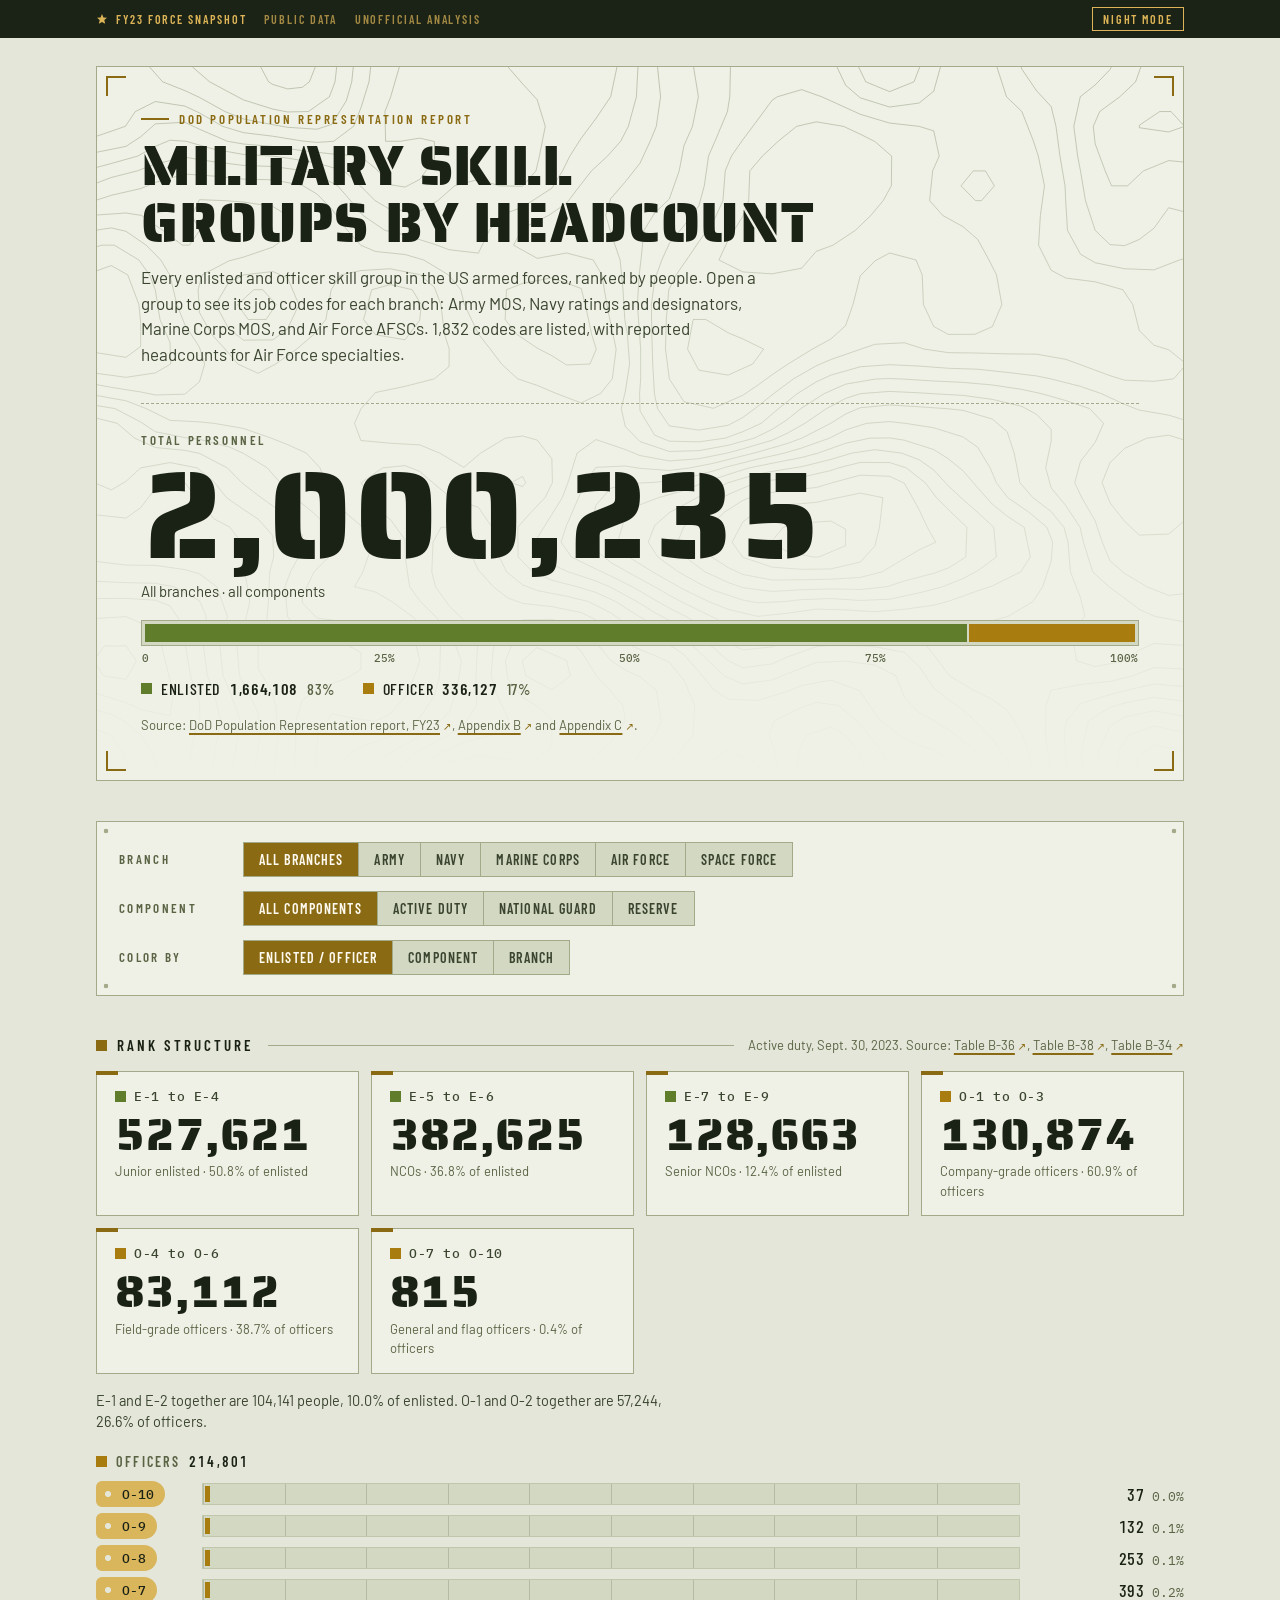
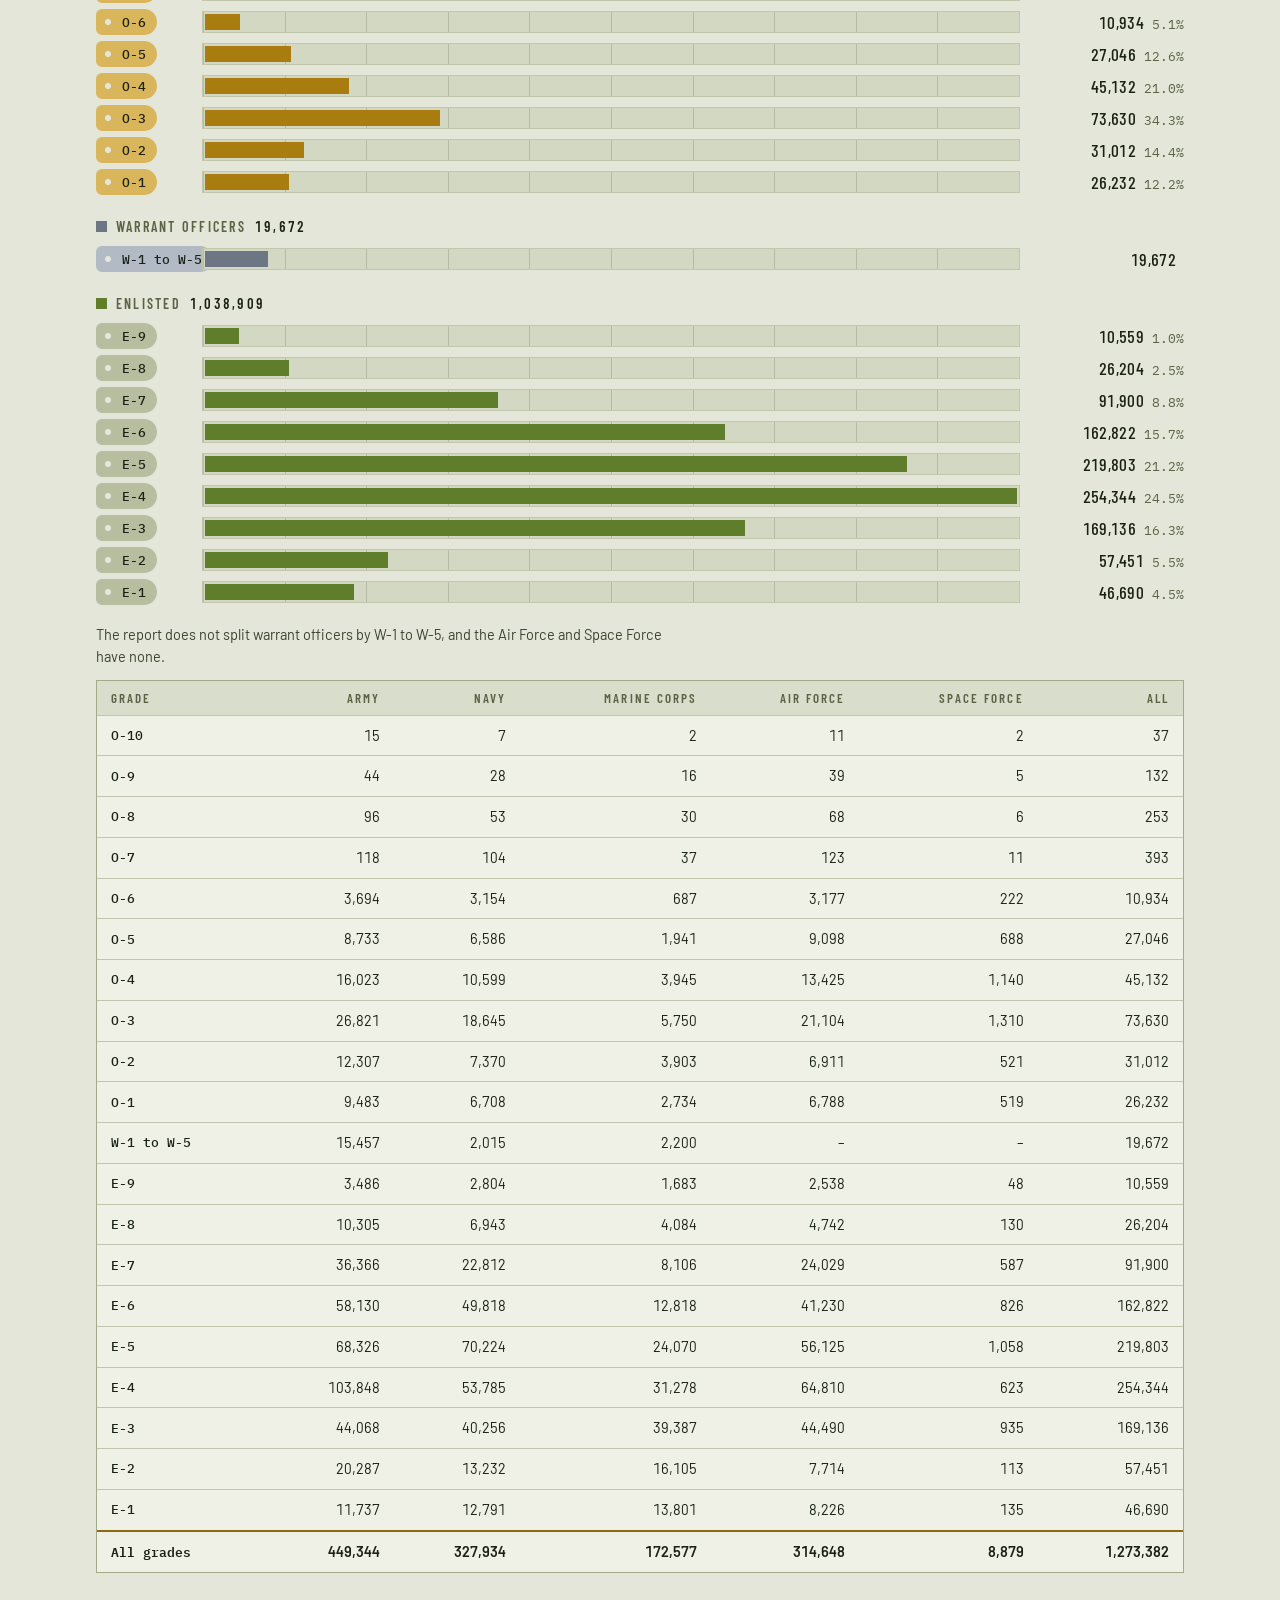
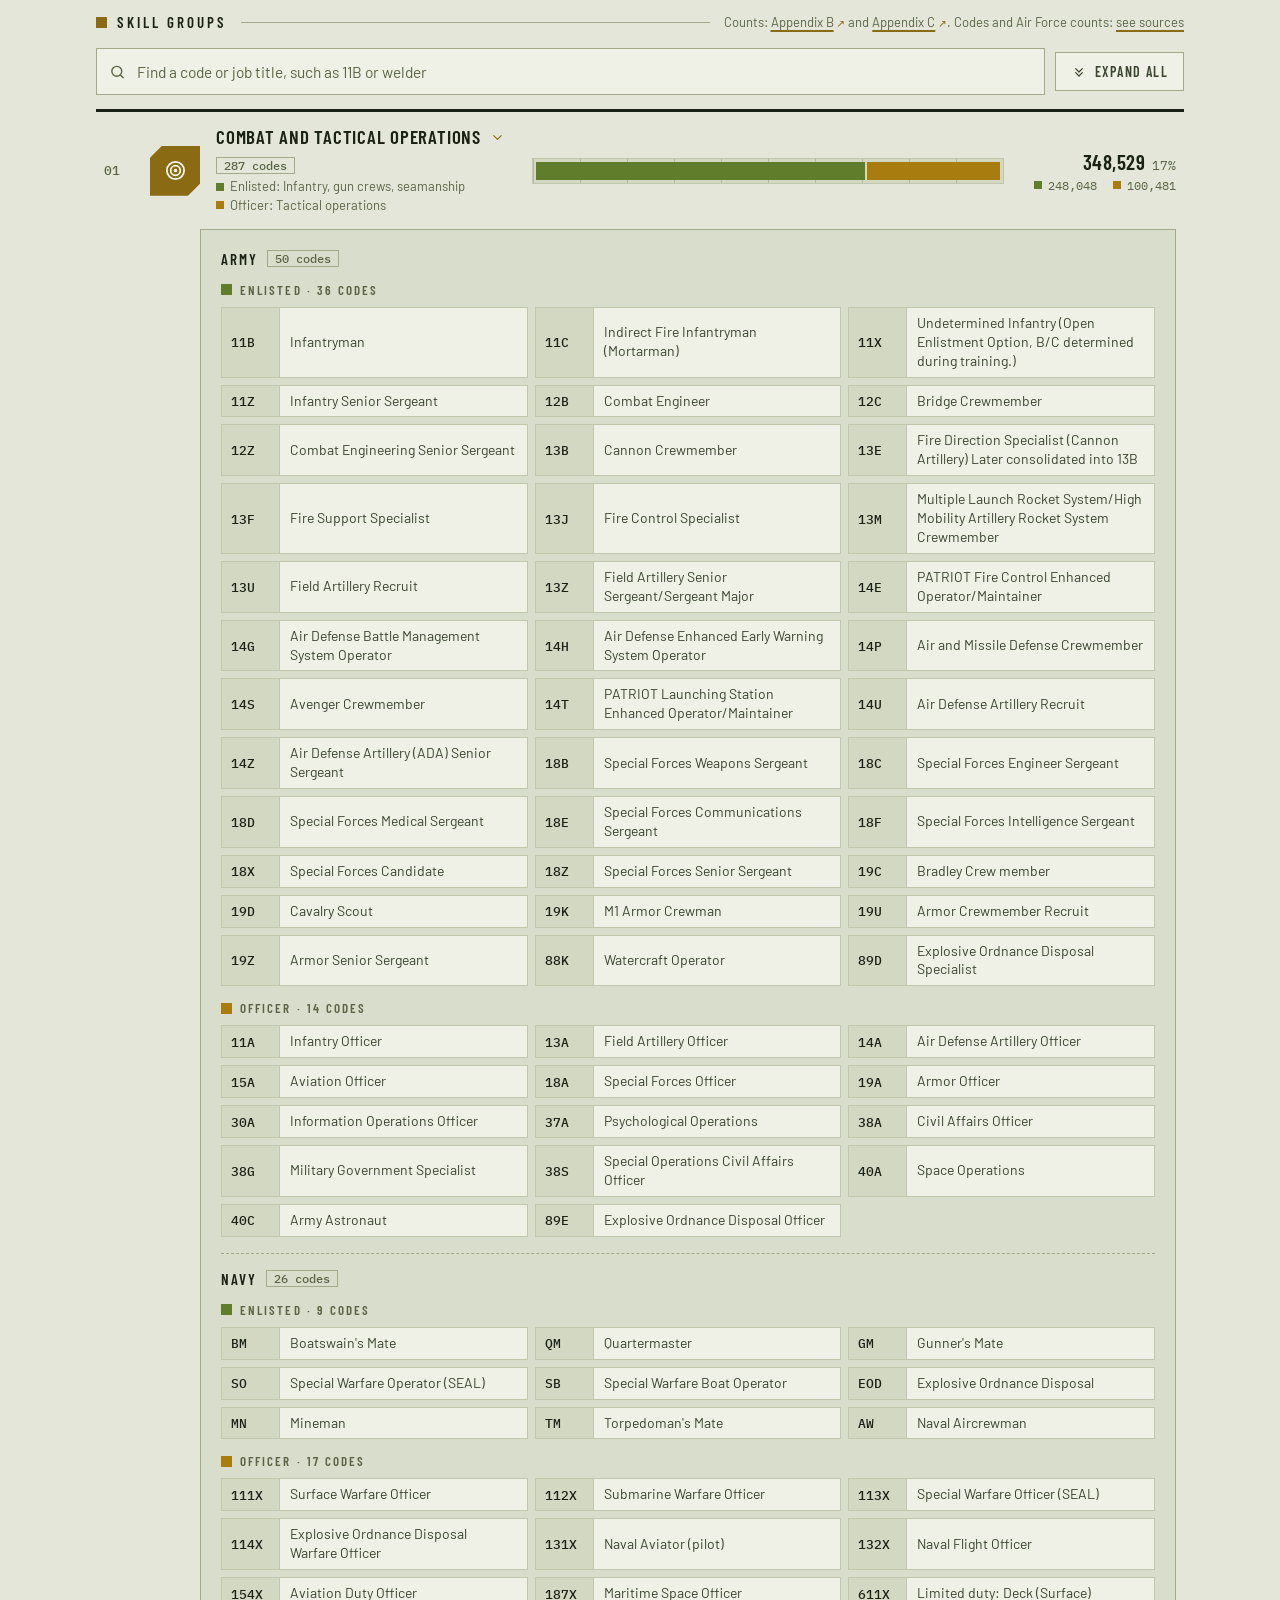
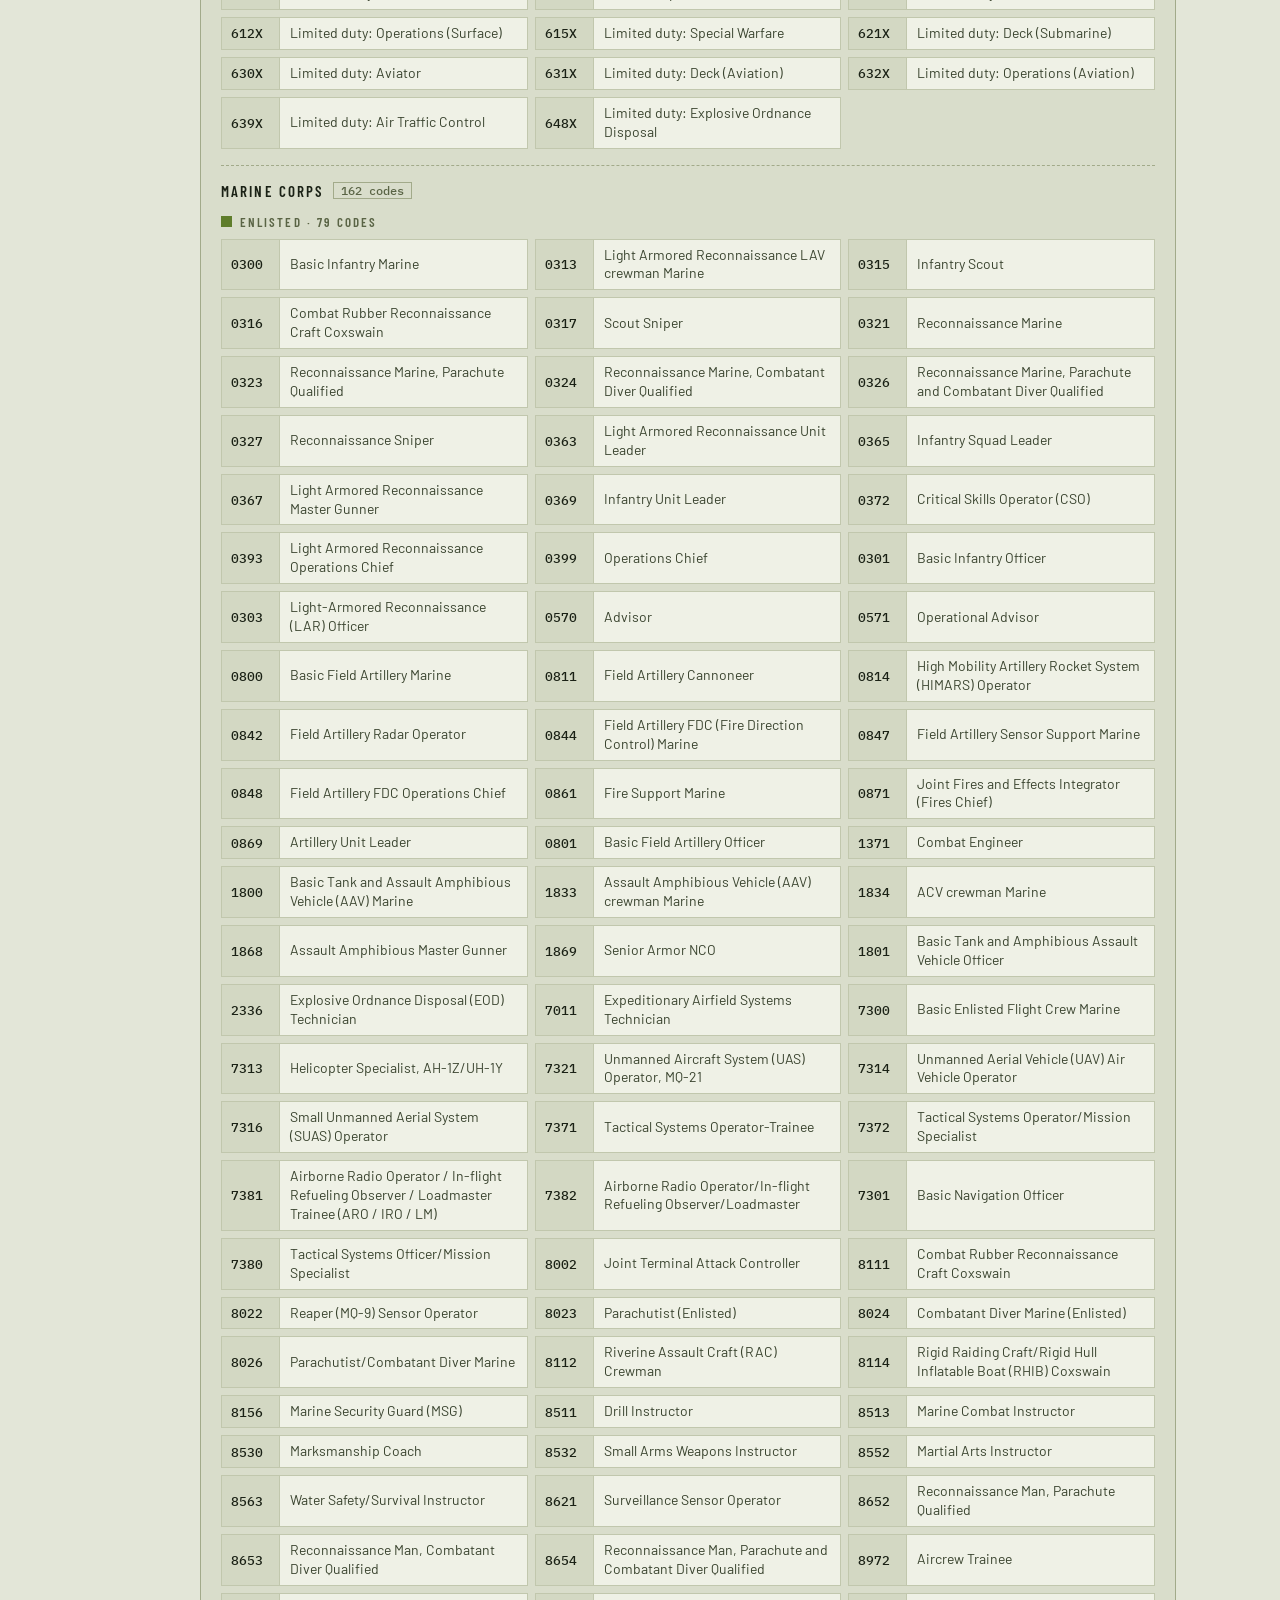
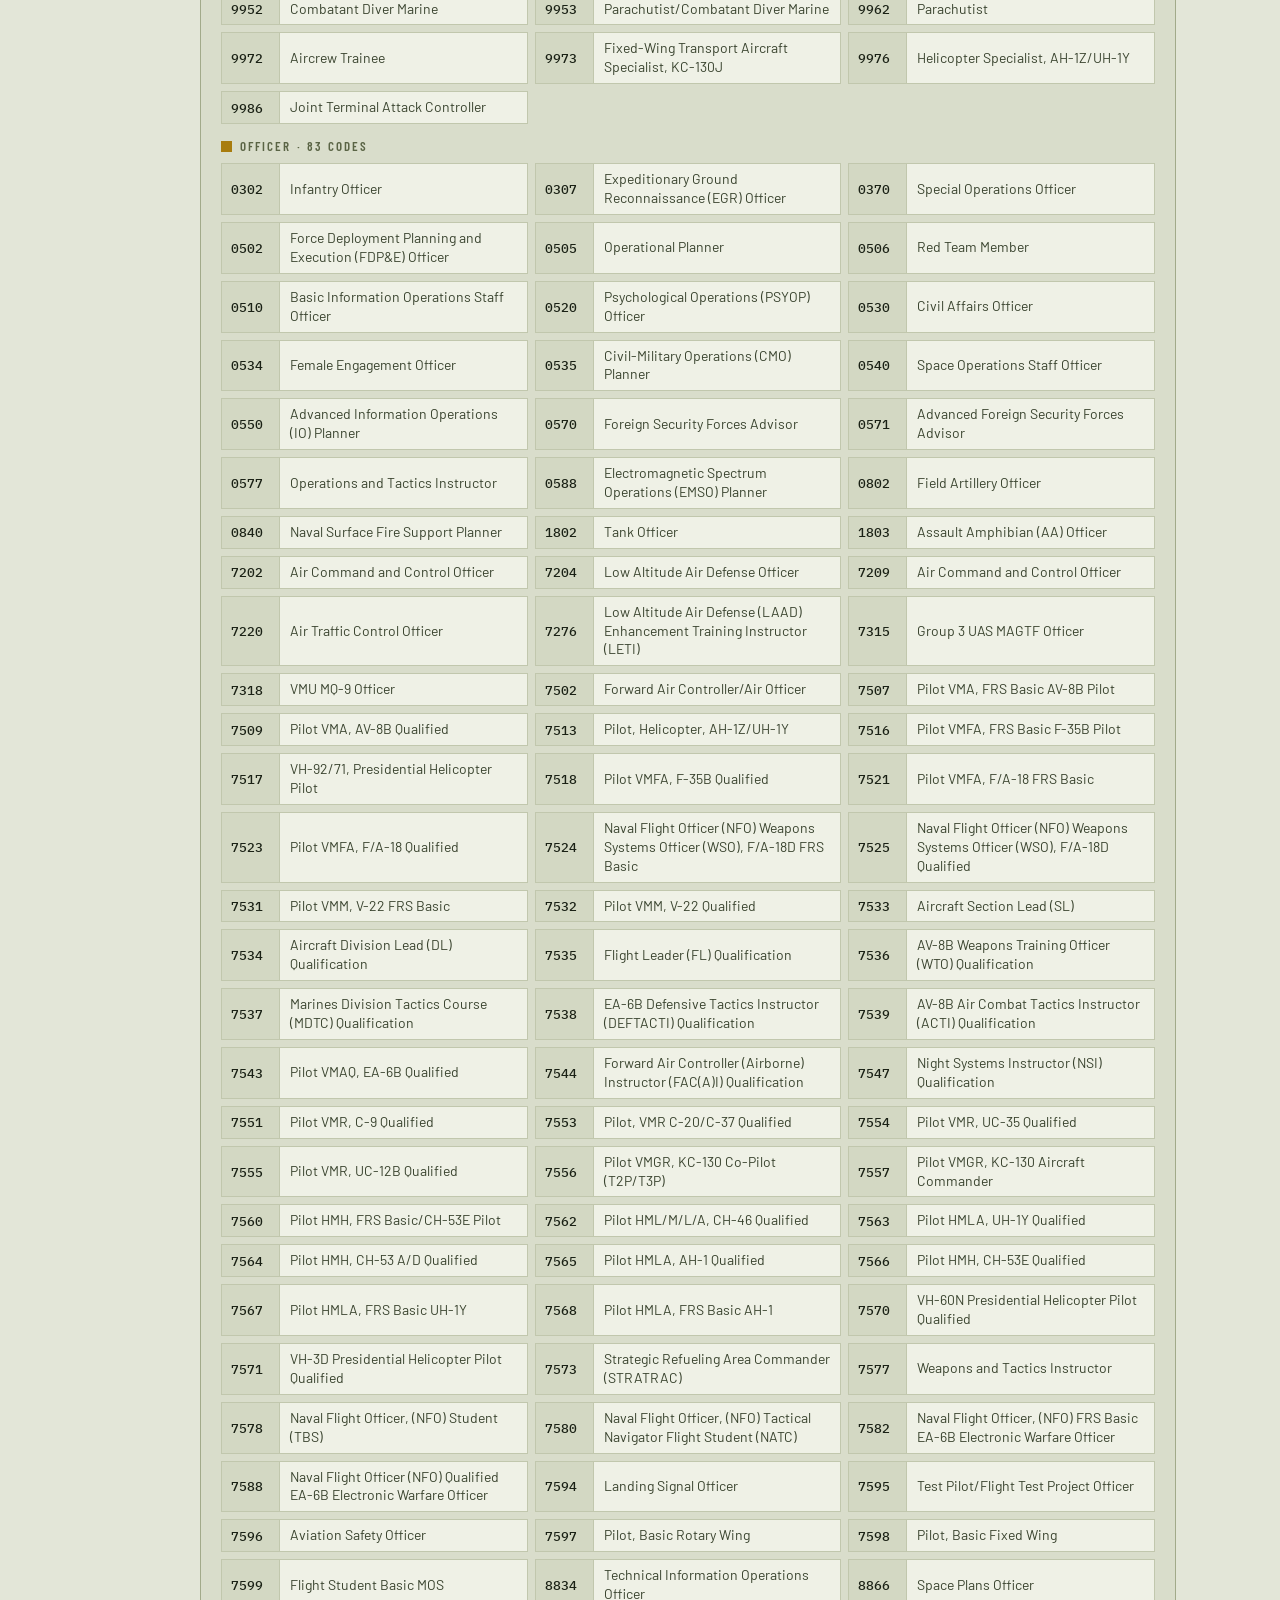
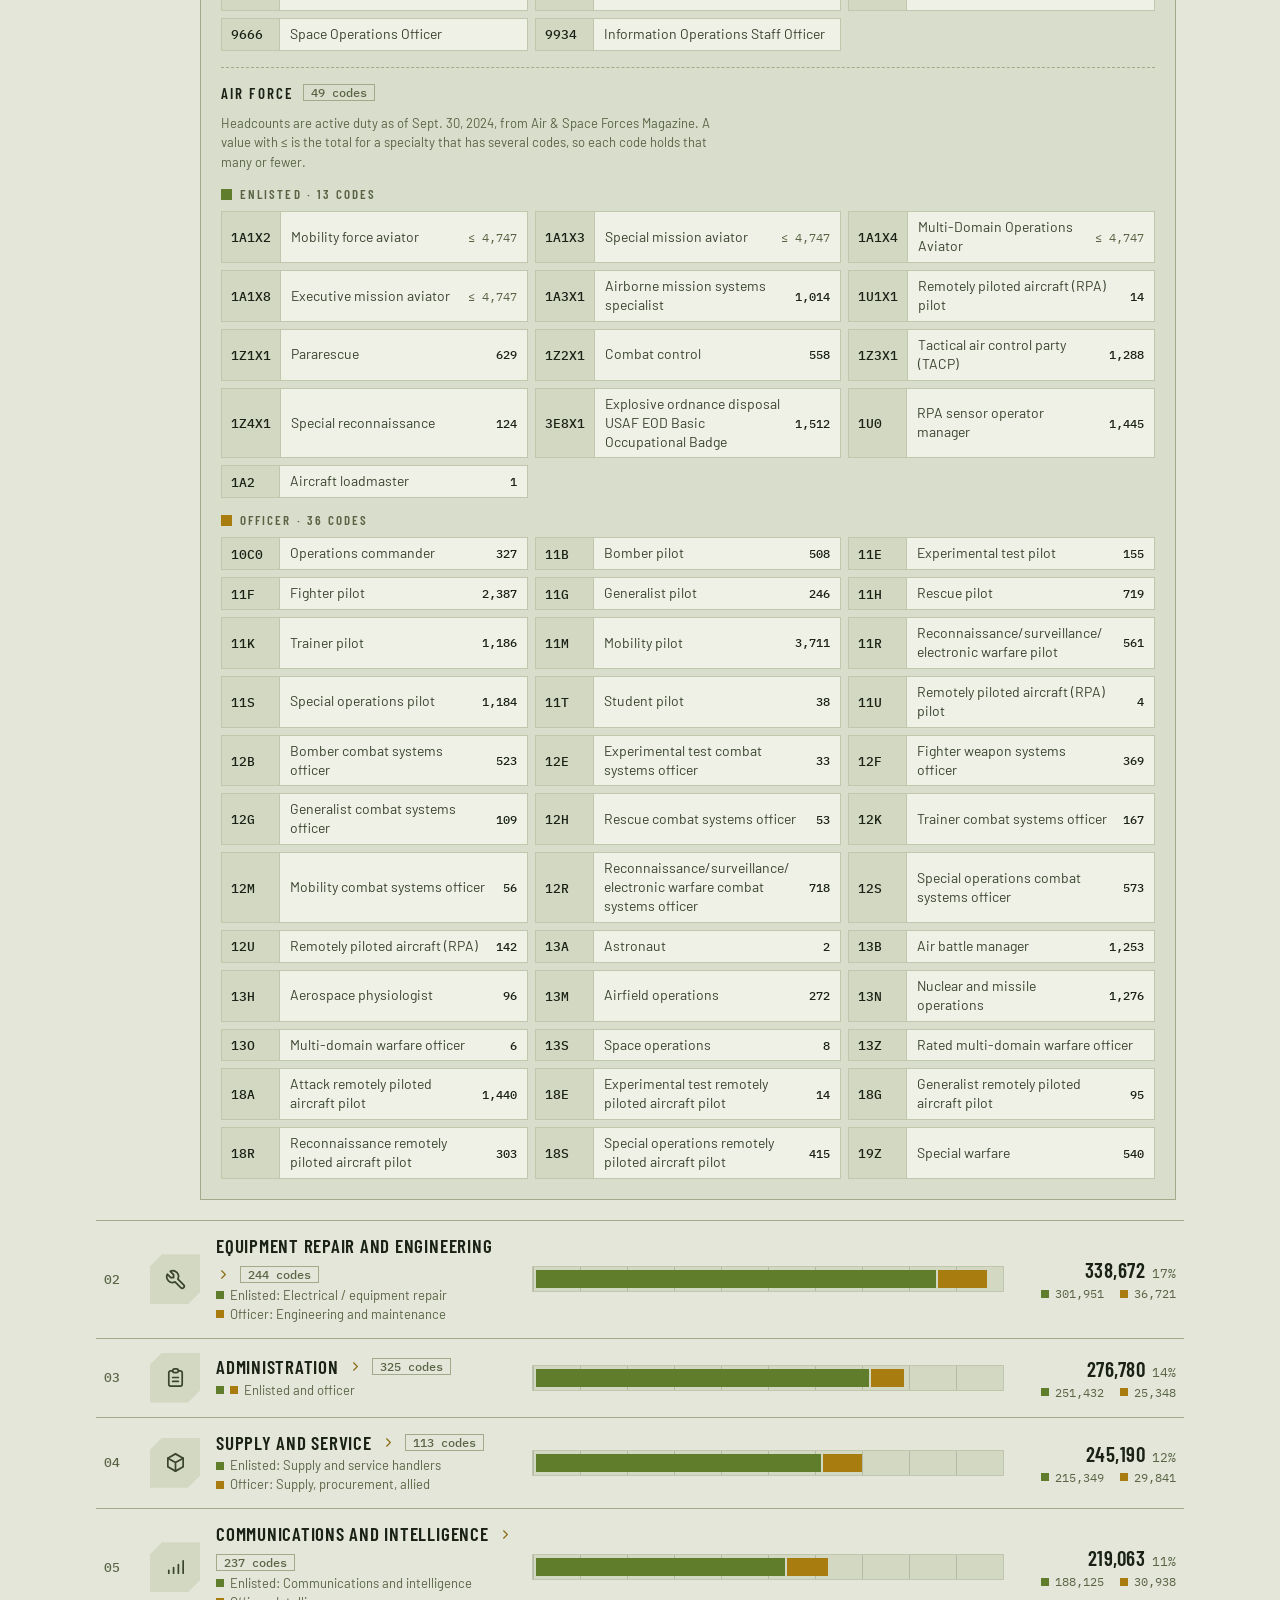
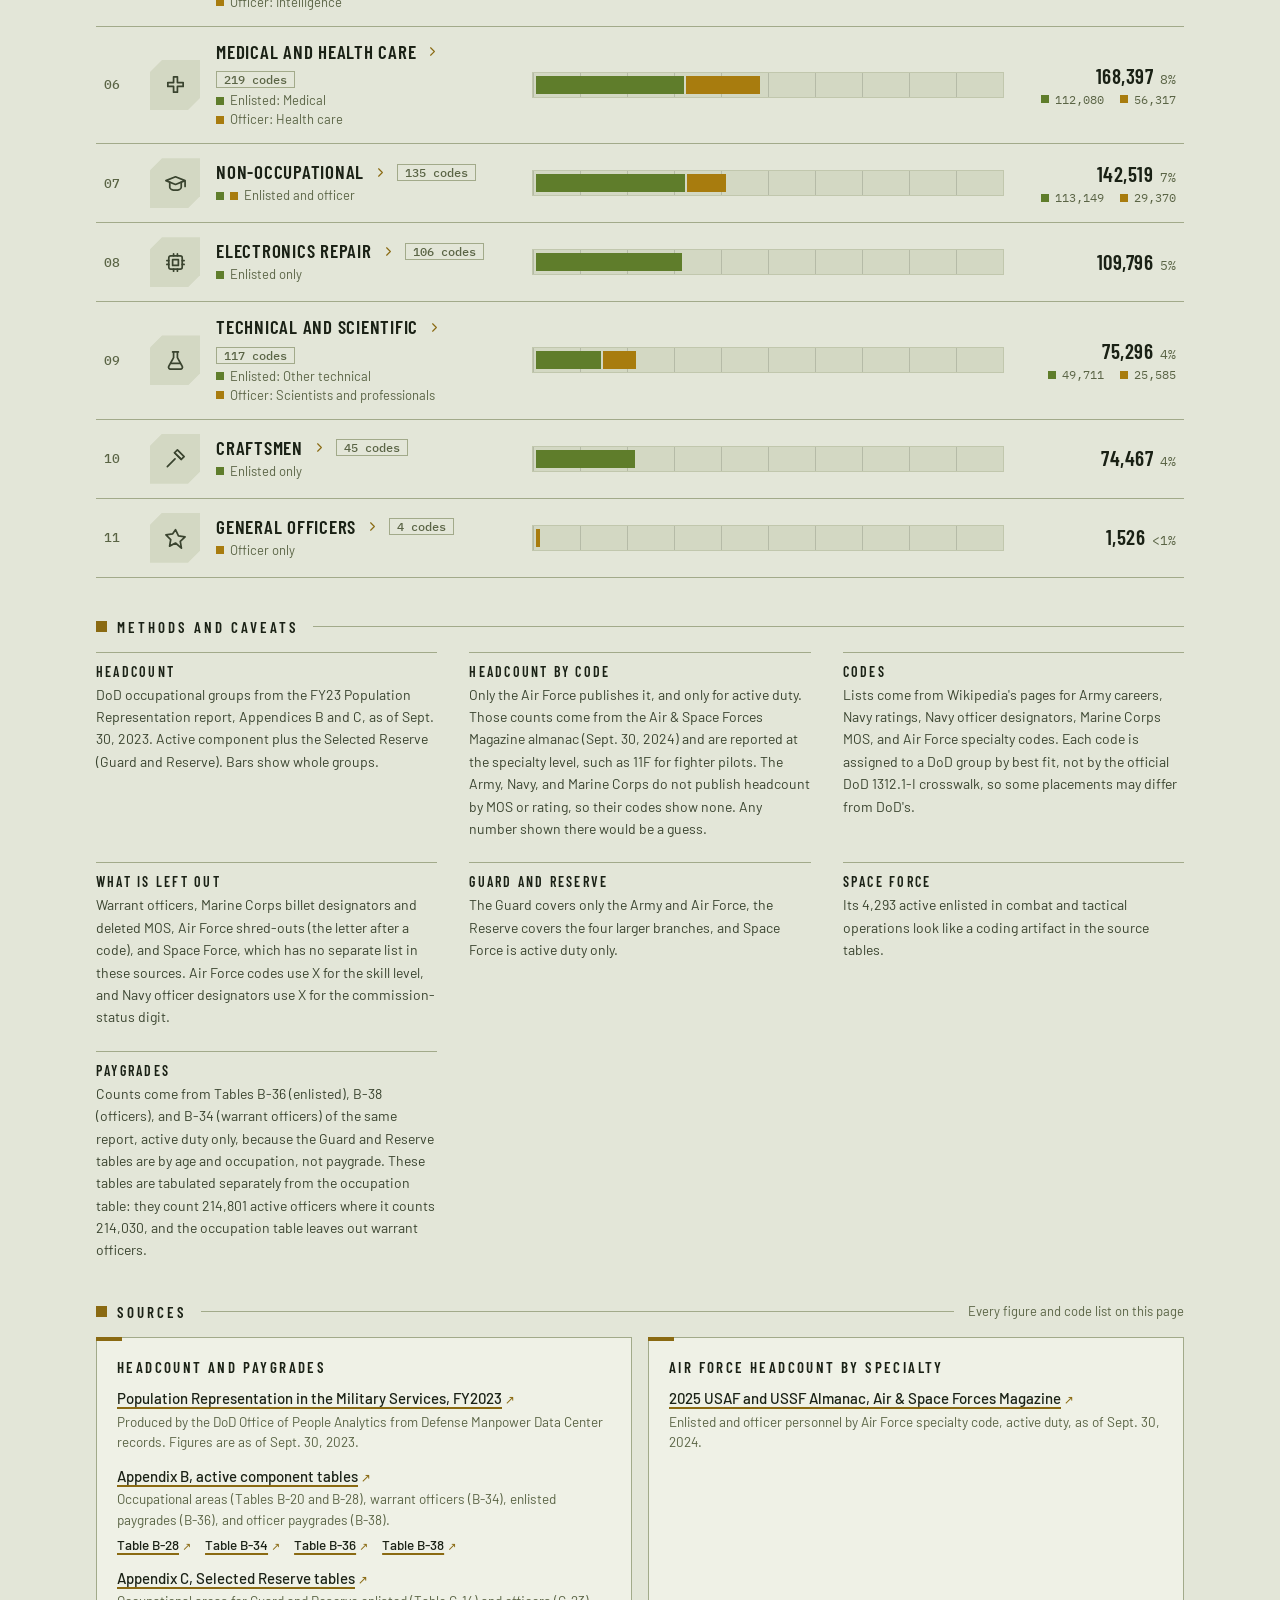
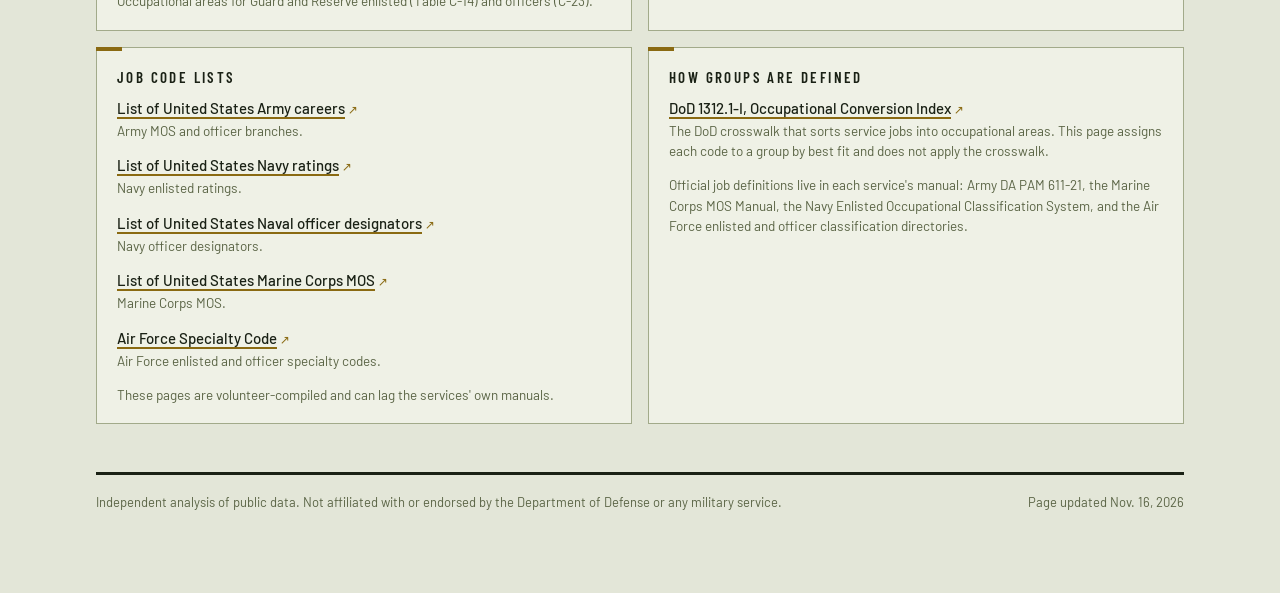
<file: index.html>
<!doctype html>
<html lang="en">
<head>
<meta charset="utf-8">
<meta name="viewport" content="width=device-width,initial-scale=1,viewport-fit=cover">
<title>Military Skill Groups</title>
<meta name="description" content="US military skill groups ranked by headcount, with job codes for every branch and a full paygrade breakdown. Built from the DoD FY23 Population Representation report.">
<meta name="theme-color" content="#1b2316">
<meta property="og:type" content="website">
<meta property="og:title" content="Military skill groups by headcount">
<meta property="og:description" content="Every enlisted and officer skill group in the US armed forces, ranked by people, with job codes for each branch and a full paygrade breakdown.">
<link rel="icon" href="data:image/svg+xml,%3Csvg xmlns='http://www.w3.org/2000/svg' viewBox='0 0 32 32'%3E%3Crect width='32' height='32' fill='%231b2316'/%3E%3Cpath fill='%23dcb457' d='M16 5l3.1 7.3 7.9.7-6 5.2 1.8 7.8L16 21.9 9.2 26l1.8-7.8-6-5.2 7.9-.7z'/%3E%3C/svg%3E">
<link rel="preconnect" href="https://fonts.googleapis.com">
<link rel="preconnect" href="https://fonts.gstatic.com" crossorigin>
<link rel="stylesheet" href="https://fonts.googleapis.com/css2?family=Barlow+Condensed:wght@500;600&family=Barlow:wght@400;500;600&family=IBM+Plex+Mono:wght@400;500&family=Saira+Stencil+One&display=swap">
<style>
/* Field-briefing look. Olive, brass and bone on a topographic map ground; stencil display type, condensed labels, dog-tag grade plates, graticule gauges. */
:root{
  color-scheme:light;
  --bg:#e3e6d8;--bg2:#d9ddcb;--card:#eff1e6;--well:#d3d8c3;--ink:#1a2115;--ink2:#3a442f;--ink3:#5a6445;
  --line:#c1c7ad;--line2:#a2aa8a;--brass:#8a6a12;--on-brass:#fffaf0;--focus:#1f5fbf;--hover:rgba(26,33,21,.06);--mark:rgba(190,140,20,.38);
  --topo:rgba(66,84,42,.28);--tick:rgba(26,33,21,.16);--strip:#1b2316;--strip-ink:#dcb457;
  --c-e:#5f7d2b;--c-o:#a87c0e;--c-w:#6d7684;
  --c-Army:#4a6b32;--c-Navy:#2c52a0;--c-Marines:#b3382a;--c-AF:#4f8fcf;--c-SF:#7a62c8;
  --c-act:#5b7f9b;--c-grd:#c4701e;--c-res:#2f8f84;
  --tag-e:#b7be9f;--tag-o:#d9b55c;--tag-w:#b2bac6;--tagink:#1a2115;
  --disp:"Saira Stencil One","Stencil Std",Impact,"Arial Narrow",sans-serif;
  --cond:"Barlow Condensed","Arial Narrow",system-ui,sans-serif;
  --sans:"Barlow",system-ui,-apple-system,"Segoe UI",sans-serif;
  --mono:"IBM Plex Mono",ui-monospace,Menlo,Consolas,monospace;
}
*{box-sizing:border-box}
html{-webkit-text-size-adjust:100%}
body{margin:0;background:var(--bg);color:var(--ink);font-family:var(--sans);font-size:16px;line-height:1.5}
.wrap{max-width:1120px;margin:0 auto;padding-left:max(16px,env(safe-area-inset-left,0px));padding-right:max(16px,env(safe-area-inset-right,0px))}
.page{display:grid;grid-template-columns:minmax(0,1fr);gap:40px;padding-block:28px 24px}
a{color:inherit;text-decoration:underline;text-decoration-color:var(--brass);text-decoration-thickness:1.5px;text-underline-offset:3px}
a:hover{color:var(--brass)}
a[target]::after{content:"\2197";font-size:.8em;margin-left:3px;color:var(--brass);text-decoration:none;display:inline-block}
button,input{font:inherit;color:inherit}
button:focus-visible,input:focus-visible,a:focus-visible,.row:focus-visible{outline:2px solid var(--focus);outline-offset:2px}
.sr{position:absolute;width:1px;height:1px;overflow:hidden;clip:rect(0,0,0,0);white-space:nowrap}

.strip{background:var(--strip);color:var(--strip-ink);font:600 12px var(--cond);letter-spacing:.16em;text-transform:uppercase}
.strip-in{display:flex;align-items:center;gap:8px 18px;flex-wrap:wrap;min-height:38px;padding-block:6px}
.strip-in .st{display:inline-flex;align-items:center;gap:8px}
.strip-in .st svg{width:12px;height:12px;fill:currentColor}
.strip-in .dim{opacity:.7}
.tm{margin-left:auto;background:transparent;border:1px solid currentColor;color:inherit;font:600 12px var(--cond);letter-spacing:.16em;text-transform:uppercase;padding:4px 10px;cursor:pointer}
.tm:hover{background:var(--strip-ink);color:var(--strip)}

.hero{position:relative;overflow:hidden;isolation:isolate;background:var(--card);border:1px solid var(--line2);padding:clamp(22px,4vw,44px)}
.topo{position:absolute;inset:0;width:100%;height:100%;z-index:-1;pointer-events:none;-webkit-mask-image:linear-gradient(180deg,#000 0,rgba(0,0,0,.55) 55%,transparent 100%);mask-image:linear-gradient(180deg,#000 0,rgba(0,0,0,.55) 55%,transparent 100%)}
.topo path{fill:none;stroke:var(--topo);stroke-width:1;vector-effect:non-scaling-stroke}
.cb{position:absolute;width:20px;height:20px;border:2px solid var(--brass);pointer-events:none}
.cb.tl{top:9px;left:9px;border-right:0;border-bottom:0}
.cb.tr{top:9px;right:9px;border-left:0;border-bottom:0}
.cb.bl{bottom:9px;left:9px;border-right:0;border-top:0}
.cb.br{bottom:9px;right:9px;border-left:0;border-top:0}
.eyebrow{font:600 13px var(--cond);letter-spacing:.2em;text-transform:uppercase;color:var(--brass);display:flex;align-items:center;gap:10px}
.eyebrow::before{content:"";width:28px;height:2px;background:var(--brass)}
h1{margin:10px 0 14px;font:400 clamp(30px,5.2vw,56px)/1.02 var(--disp);letter-spacing:.015em;text-transform:uppercase;text-wrap:balance}
.lede{margin:0;color:var(--ink2);font-size:17px;max-width:62ch}
.total{margin-top:clamp(22px,4vw,36px);padding-top:clamp(18px,3vw,28px);border-top:1px dashed var(--line2)}
.hl{font:600 13px var(--cond);letter-spacing:.2em;text-transform:uppercase;color:var(--ink3)}
.hv{font:400 clamp(42px,10.6vw,124px)/.98 var(--disp);letter-spacing:.01em;font-variant-numeric:lining-nums tabular-nums;margin:6px 0 4px}
.hs{font-size:15px;color:var(--ink2);margin-bottom:18px}
.sb{display:flex;gap:2px;height:26px;padding:3px;background:var(--well);border:1px solid var(--line2)}
.sb div{min-width:3px}
.scale{display:flex;justify-content:space-between;font:500 11px var(--mono);color:var(--ink3);margin-top:5px;padding:0 1px}
.leg{display:flex;flex-wrap:wrap;gap:8px 28px;margin-top:14px;font:500 16px var(--cond);letter-spacing:.04em;text-transform:uppercase}
.leg span{display:inline-flex;align-items:center;gap:9px}
.leg b{font-weight:600;font-variant-numeric:tabular-nums}
.leg i{font-style:normal;color:var(--ink3)}
.sw{width:11px;height:11px;display:inline-block;flex:none}
.hsrc{margin:18px 0 0;font-size:13px;color:var(--ink3)}

.sh{display:flex;align-items:center;gap:14px;margin-bottom:16px;flex-wrap:wrap}
.shl{font:600 15px var(--cond);letter-spacing:.2em;text-transform:uppercase;display:inline-flex;align-items:center;gap:10px}
.shl::before{content:"";width:11px;height:11px;background:var(--brass);flex:none}
.sh .rule{flex:1;height:1px;background:var(--line2);min-width:24px}
.shs{font-size:13px;color:var(--ink3);max-width:100%}

.ctl{position:relative;background:var(--card);border:1px solid var(--line2);padding:20px 22px;display:grid;gap:14px}
.ctl::before{content:"";position:absolute;inset:0;pointer-events:none;background:radial-gradient(circle at 9px 9px,var(--line2) 0 2px,transparent 2.6px),radial-gradient(circle at calc(100% - 9px) 9px,var(--line2) 0 2px,transparent 2.6px),radial-gradient(circle at 9px calc(100% - 9px),var(--line2) 0 2px,transparent 2.6px),radial-gradient(circle at calc(100% - 9px) calc(100% - 9px),var(--line2) 0 2px,transparent 2.6px)}
.cr{display:grid;grid-template-columns:110px 1fr;gap:6px 14px;align-items:center}
.cl{font:600 13px var(--cond);letter-spacing:.18em;text-transform:uppercase;color:var(--ink3)}
.seg{display:inline-flex;flex-wrap:wrap;border:1px solid var(--line2);background:var(--well);justify-self:start;max-width:100%}
.seg button{background:transparent;border:0;border-right:1px solid var(--line2);padding:8px 15px;font:600 14px var(--cond);letter-spacing:.08em;text-transform:uppercase;color:var(--ink2);display:inline-flex;align-items:center;gap:8px;cursor:pointer}
.seg button:last-child{border-right:0}
.seg button:hover{background:var(--hover);color:var(--ink)}
.seg button.on,.seg button.on:hover{background:var(--brass);color:var(--on-brass)}
.dt{width:10px;height:10px;display:none;flex:none;outline:1px solid rgba(255,255,255,.55)}

.gh{display:none}
.tiles{display:grid;grid-template-columns:repeat(auto-fit,minmax(210px,1fr));gap:12px}
.tile{position:relative;background:var(--card);border:1px solid var(--line2);padding:16px 18px 14px}
.tile::before{content:"";position:absolute;top:-1px;left:-1px;width:22px;height:4px;background:var(--brass)}
.tile .tl{font:500 12.5px var(--mono);letter-spacing:.04em;color:var(--ink2);display:flex;align-items:center;gap:8px}
.tile .tv{font:400 clamp(34px,4.4vw,44px)/1.05 var(--disp);font-variant-numeric:lining-nums tabular-nums;margin:8px 0 4px}
.tile .ts{font-size:13px;color:var(--ink3)}
.gn{font-size:14.5px;color:var(--ink2);margin:16px 0 0;max-width:72ch}
.pyr{margin-top:8px}
.pg{display:flex;align-items:center;gap:9px;font:600 14px var(--cond);letter-spacing:.16em;text-transform:uppercase;color:var(--ink3);margin:20px 0 8px}
.pg b{font-weight:600;color:var(--ink);font-variant-numeric:tabular-nums}
.pr{display:grid;grid-template-columns:92px minmax(0,1fr) 150px;gap:14px;align-items:center;padding:3px 0}
.pl{justify-self:start;display:inline-flex;align-items:center;height:26px;padding:0 11px 0 26px;border-radius:6px 13px 13px 6px;font:500 13px var(--mono);letter-spacing:0;color:var(--tagink);background:radial-gradient(circle at 12px 50%,var(--bg) 0 2.7px,transparent 3.3px),var(--tag-e);white-space:nowrap}
.pl.t-o{background:radial-gradient(circle at 12px 50%,var(--bg) 0 2.7px,transparent 3.3px),var(--tag-o)}
.pl.t-w{background:radial-gradient(circle at 12px 50%,var(--bg) 0 2.7px,transparent 3.3px),var(--tag-w)}
.pb,.bar{background:var(--well) repeating-linear-gradient(90deg,var(--tick) 0 1px,transparent 1px 10%);border:1px solid var(--line)}
.pb{height:22px;padding:2px}
.pb>div,.bar>div{height:100%;display:flex;gap:2px}
.pb>div>div,.bar>div>div{min-width:2px}
.pv{text-align:right;font:500 17px var(--cond);letter-spacing:.02em;font-variant-numeric:tabular-nums}
.pv i{font:400 12.5px var(--mono);font-style:normal;color:var(--ink3);margin-left:8px;letter-spacing:0}
.tw{overflow-x:auto;margin-top:12px;border:1px solid var(--line2);background:var(--card)}
.gt{width:100%;border-collapse:collapse;font-size:14.5px;font-variant-numeric:tabular-nums}
.gt th,.gt td{padding:9px 14px;text-align:right;border-bottom:1px solid var(--line);white-space:nowrap}
.gt th:first-child,.gt td:first-child{text-align:left}
.gt th{font:600 13px var(--cond);letter-spacing:.16em;text-transform:uppercase;color:var(--ink3);background:var(--bg2)}
.gt td:first-child{font:500 13px var(--mono)}
.gt tr.tt td{font-weight:600;border-top:2px solid var(--brass);border-bottom:0}

.tools{display:flex;flex-wrap:wrap;gap:10px;align-items:center;margin-bottom:14px}
.sbx{position:relative;flex:1 1 280px;min-width:0}
.sbx svg{position:absolute;left:13px;top:50%;transform:translateY(-50%);width:17px;height:17px;color:var(--ink3);pointer-events:none}
#q{width:100%;padding:11px 14px 11px 40px;border:1px solid var(--line2);background:var(--card);font-size:15.5px;border-radius:0}
#q::placeholder{color:var(--ink3)}
.ea{background:var(--card);border:1px solid var(--line2);padding:10px 15px;font:600 14px var(--cond);letter-spacing:.1em;text-transform:uppercase;color:var(--ink2);display:inline-flex;align-items:center;gap:8px;cursor:pointer}
.ea:hover{background:var(--hover);color:var(--ink)}
.ea svg{width:16px;height:16px}
.list{border-top:3px solid var(--ink)}
.item{border-bottom:1px solid var(--line2)}
.row{display:grid;grid-template-columns:30px 50px minmax(0,300px) minmax(0,1fr) 156px;grid-template-areas:"k i n b v";gap:6px 16px;align-items:center;padding:14px 8px}
.row[role=button]{cursor:pointer}
.row[role=button]:hover{background:var(--hover)}
.rk{grid-area:k;font:500 13px var(--mono);color:var(--ink3)}
.ic{grid-area:i;width:50px;height:50px;background:var(--well);color:var(--ink2);display:grid;place-items:center;clip-path:polygon(12px 0,100% 0,100% calc(100% - 12px),calc(100% - 12px) 100%,0 100%,0 12px)}
.ic.on{background:var(--brass);color:var(--on-brass)}
.ic svg{width:23px;height:23px}
.nm{grid-area:n;min-width:0}
.nm .t{font:600 19px/1.15 var(--cond);letter-spacing:.04em;text-transform:uppercase;display:flex;align-items:center;gap:9px;flex-wrap:wrap}
.nm .t svg{width:15px;height:15px;color:var(--brass);flex:none}
.cnt{font:500 11.5px var(--mono);letter-spacing:0;text-transform:none;color:var(--ink3);border:1px solid var(--line2);padding:0 7px}
.nm .s{font-size:13px;color:var(--ink3);line-height:1.45;margin-top:3px}
.nm .s div{display:flex;align-items:center;gap:6px}
.bar{grid-area:b;height:26px;padding:3px}
.vl{grid-area:v;text-align:right;font-variant-numeric:tabular-nums}
.vl b{font:600 21px var(--cond);letter-spacing:.02em}
.vl .p{font:400 12.5px var(--mono);color:var(--ink3);margin-left:7px}
.vl .sp{font:400 12px var(--mono);color:var(--ink3);display:flex;justify-content:flex-end;align-items:center;gap:6px;margin-top:2px}
.panel{margin:0 8px 20px 104px;background:var(--bg2);border:1px solid var(--line2);padding:4px 20px 20px}
.bb+.bb{border-top:1px dashed var(--line2);margin-top:16px}
.bh{font:600 15px var(--cond);letter-spacing:.14em;text-transform:uppercase;display:flex;align-items:center;gap:9px;padding-top:16px}
.th{font:600 13px var(--cond);letter-spacing:.16em;text-transform:uppercase;color:var(--ink3);display:flex;align-items:center;gap:8px;margin:14px 0 9px}
.chips{display:grid;grid-template-columns:repeat(auto-fill,minmax(270px,1fr));gap:7px}
.chip{display:flex;align-items:stretch;background:var(--card);border:1px solid var(--line);font-size:14px;line-height:1.35;min-width:0}
.chip code{font:500 12.5px var(--mono);background:var(--well);border-right:1px solid var(--line);padding:6px 9px;min-width:58px;flex:none;display:flex;align-items:center}
.chip span{padding:6px 10px;color:var(--ink2);min-width:0;overflow-wrap:anywhere;align-self:center}
.chip em{font:400 12px var(--mono);font-style:normal;color:var(--ink3);margin-left:auto;flex:none;padding:6px 10px 6px 4px;align-self:center;font-variant-numeric:tabular-nums}
.chip em.ex{color:var(--ink);font-weight:500}
.hnote{font-size:13px;color:var(--ink3);margin:12px 0 0;max-width:72ch}
mark{background:var(--mark);color:inherit;padding:0 1px}
.empty{padding:32px 8px;color:var(--ink2)}

.notes{display:grid;grid-template-columns:repeat(auto-fit,minmax(300px,1fr));gap:22px 32px;font-size:14px;line-height:1.6;color:var(--ink2)}
.notes>div{border-top:1px solid var(--line2);padding-top:10px}
.notes b{display:block;font:600 14px var(--cond);letter-spacing:.16em;text-transform:uppercase;color:var(--ink);margin-bottom:4px}
.srcgrid{display:grid;grid-template-columns:repeat(auto-fit,minmax(min(100%,400px),1fr));gap:16px}
.srccard{position:relative;background:var(--card);border:1px solid var(--line2);padding:20px 20px 18px}
.srccard::before{content:"";position:absolute;top:-1px;left:-1px;width:26px;height:4px;background:var(--brass)}
.srccard h3{margin:0 0 12px;font:600 15px var(--cond);letter-spacing:.16em;text-transform:uppercase}
.srccard ul{margin:0;padding:0;list-style:none;display:grid;gap:14px}
.srccard li{font-size:15px;font-weight:500;line-height:1.35}
.srccard li span{display:block;font-weight:400;font-size:13.5px;line-height:1.5;color:var(--ink3);margin-top:3px}
.srccard li .lk{display:flex;flex-wrap:wrap;gap:4px 14px;margin-top:6px;font-size:13.5px;font-weight:500}
.srccard p{margin:14px 0 0;font-size:13.5px;line-height:1.5;color:var(--ink3)}
.foot{border-top:3px solid var(--ink);margin-top:8px;padding:18px 0 56px;font-size:13px;color:var(--ink3);display:flex;flex-wrap:wrap;gap:6px 24px;justify-content:space-between}

@media (max-width:860px){
  .row{grid-template-columns:26px 46px minmax(0,1fr);grid-template-areas:"k i n" "b b b" "v v v";row-gap:10px}
  .ic{width:46px;height:46px}
  .vl{text-align:left;display:flex;flex-wrap:wrap;align-items:baseline;gap:2px 12px}
  .vl .sp{margin-top:0}
  .panel{margin-left:0;margin-right:0}
  .cr{grid-template-columns:1fr}
  .pr{grid-template-columns:84px minmax(0,1fr) 120px}
}
@media (max-width:480px){
  .hero{padding-inline:18px}
  .seg button{padding:8px 11px}
  .pr{grid-template-columns:78px minmax(0,1fr) 100px;gap:10px}
  .pv i{display:none}
}
@media (prefers-reduced-motion:no-preference){.bar>div>div,.sb div,.pb>div>div{transition:flex-grow .3s ease}}

@media (prefers-color-scheme:dark){:root:not([data-theme="light"]){color-scheme:dark;
--bg:#0b0e0a;--bg2:#10150e;--card:#131911;--well:#1b2318;--ink:#e9e7d8;--ink2:#bdbfa9;--ink3:#8c927c;
--line:#273021;--line2:#394432;--brass:#dbb04f;--on-brass:#14110a;--focus:#79b0ff;--hover:rgba(233,231,216,.06);--mark:rgba(219,176,79,.32);
--topo:rgba(160,180,112,.24);--tick:rgba(233,231,216,.1);--strip:#070906;--strip-ink:#dbb04f;
--c-e:#8fae4a;--c-o:#dcae44;--c-w:#8e98a6;
--c-Army:#6f9a4a;--c-Navy:#4f7fd6;--c-Marines:#d9573f;--c-AF:#6fb0ee;--c-SF:#a08be8;
--c-act:#7ea2bf;--c-grd:#e08a38;--c-res:#3fb3a5;
--tag-e:#3b4731;--tag-o:#6b5518;--tag-w:#3a424d;--tagink:#eef0e0;}}
:root[data-theme="dark"]{color-scheme:dark;
--bg:#0b0e0a;--bg2:#10150e;--card:#131911;--well:#1b2318;--ink:#e9e7d8;--ink2:#bdbfa9;--ink3:#8c927c;
--line:#273021;--line2:#394432;--brass:#dbb04f;--on-brass:#14110a;--focus:#79b0ff;--hover:rgba(233,231,216,.06);--mark:rgba(219,176,79,.32);
--topo:rgba(160,180,112,.24);--tick:rgba(233,231,216,.1);--strip:#070906;--strip-ink:#dbb04f;
--c-e:#8fae4a;--c-o:#dcae44;--c-w:#8e98a6;
--c-Army:#6f9a4a;--c-Navy:#4f7fd6;--c-Marines:#d9573f;--c-AF:#6fb0ee;--c-SF:#a08be8;
--c-act:#7ea2bf;--c-grd:#e08a38;--c-res:#3fb3a5;
--tag-e:#3b4731;--tag-o:#6b5518;--tag-w:#3a424d;--tagink:#eef0e0;}
</style>
</head>
<body>
<div class="strip"><div class="wrap strip-in">
  <span class="st"><svg viewBox="0 0 24 24" aria-hidden="true"><path d="M12 2l2.9 6.9 7.1.6-5.4 4.7 1.7 7.3L12 17.8 5.7 21.5l1.7-7.3L2 9.5l7.1-.6z"/></svg>FY23 force snapshot</span>
  <span class="dim">Public data</span>
  <span class="dim">Unofficial analysis</span>
  <button class="tm" id="tm" type="button" aria-label="Switch between night and day display"></button>
</div></div>
<div class="wrap"><main class="page">
  <header class="hero">
    <i class="cb tl"></i><i class="cb tr"></i><i class="cb bl"></i><i class="cb br"></i>
    <svg class="topo" viewBox="0 0 1200 520" preserveAspectRatio="xMidYMid slice" aria-hidden="true" focusable="false"><path d="M704.5 335.8 717.9 332.7 739.3 331.3 750 337.2 750 349.2 730.5 357.5 726.3 357.5 707.1 353.4 695.6 346.7 704.5 335.8M209.1 422.5 225 422.3 232.6 433.3 225 446.8 208.9 444.2 201.2 433.3 209.1 422.5M323.3 0 329 10.8 332.1 12.7 342.9 16 353.6 14.8 358.8 10.8 363.1 0M744.7 314.2 760.7 310.9 777.2 314.2 774.7 335.8 771.4 349.4 760.7 361.2 739.3 366.2 717.9 366.5 696.4 364.9 675 357.7 667.2 346.7 675 331.9 685.7 324 707.1 319.5 728.6 317.6 744.7 314.2M186.5 411.7 203.6 402.3 225 401 246.4 410.3 250.9 422.5 256.3 444.2 260 455 257.1 473.2 235.7 468.8 225 463.8 203.6 457.1 192.9 451.5 184.5 433.3 186.5 411.7M960.2 520 964.3 502.7 975 494.7 994.6 498.3 1003.3 509.2 1005.8 520M273.5 0 286 10.8 300 18.3 310.7 24 332.1 30.7 342.9 32.8 358 32.5 373.4 21.7 377.5 10.8 378.7 0M0 253.7 21.4 253.8 42.9 257 53.6 263.1 58.4 281.7 53.6 296.6 42.9 292.2 21.4 282.5 10.7 279 0 277.6M740.2 303.3 760.7 297.8 782.1 298.6 792.9 303.7 803.6 322.9 809.6 335.8 815.8 346.7 803.6 352.3 792.9 358.6 776.6 368.3 760.7 372.4 739.3 373.7 717.9 374.1 696.4 374.3 675 370.2 664.3 365.2 652.3 357.5 650.5 335.8 661.3 325 675 316.2 685.7 311.9 707.1 308.9 728.6 306.8 740.2 303.3M250.4 520 246.4 504.7 236 487.5 225 478.2 214.3 472.2 192.9 466.6 182.1 462.7 171.4 444.8 170.5 433.3 160.7 414.4 150 409.4 128.6 406.7 107.1 404.4 91.5 400.8 76.7 390 85.7 370.5 96.4 361 107.1 356 118.4 346.7 128.6 330.6 139.3 322.6 150.5 325 154.6 346.7 158.2 368.3 166.2 379.2 182.1 385.4 203.6 387.8 225 387.7 246.4 389 257.1 393.1 267.9 409.4 268.4 422.5 272.1 444.2 278.6 463 278.9 476.7 274.8 487.5 270.7 509.2 270.5 520M947.6 520 949.6 498.3 956.7 487.5 975 480.8 996.4 485.3 1007.1 494 1015 509.2 1016.3 520M242.2 0 251.7 10.8 267.9 17.2 278.6 22.2 297.2 32.5 310.7 37.9 332.1 42.1 342.9 44 364.3 45.4 375 41.9 385.7 24.7 389.7 10.8 390.8 0M18.8 54.2 32.1 46.3 53.6 45.5 64.8 54.2 75 65 83.5 86.7 67.3 97.5 53.6 101.3 32.1 100.8 20.7 97.5 5.5 86.7 10.3 65 18.8 54.2M0 236.1 19.8 238.3 32.1 241 53.6 246.3 64.3 252.5 75 269.3 78.7 281.7 85.7 301.6 96.4 312.4 117.9 308.1 128.6 300.9 150 296.9 161.4 303.3 170.7 325 173.3 335.8 176.4 357.5 184.8 368.3 203.6 375.3 225 376.2 246.4 376.7 260 379.2 278.6 389.4 283.5 400.8 281.5 422.5 284.4 444.2 289.3 456.9 293.9 476.7 290.1 498.3 288.4 509.2 287.8 520M744.7 292.5 760.7 288.5 782.1 288.6 794.3 292.5 808.1 303.3 816.3 314.2 827.1 325 838.5 335.8 837.7 357.5 825 365.5 814.3 369.4 792.9 375 780.2 379.2 760.7 381.2 739.3 380.8 717.9 381.4 696.4 382.6 675 379.9 664.3 376.1 647.4 368.3 633 357.5 627.3 346.7 632.1 335.2 653.6 318.2 664.3 311.9 684.5 303.3 696.4 301.4 717.9 299.3 739.3 294.4 744.7 292.5M0 295.8 21.4 303 32.1 310.2 42.9 316.2 64.3 324.3 75 330.5 81.1 346.7 75 359.3 64.3 371.4 53.6 382 47.4 400.8 64.3 408.7 80.5 411.7 96.4 413.5 117.9 417.8 136.4 422.5 150 432.5 152.1 444.2 154.6 465.8 168.2 476.7 182.1 479.7 203.6 483.3 214.3 487.9 225 503.3 228.2 520M935.3 520 935 498.3 942.9 480.9 953.6 474.3 975 469.7 996.4 473.5 1007.1 479.9 1017.9 491 1025 509.2 1025.8 520M188.9 0 184.9 21.7 185.6 43.3 203.6 50.5 224.5 43.3 231.8 32.5 246.4 25.2 267.9 28.5 278.6 33.5 295.5 43.3 310.7 47.9 332.1 50.5 353.6 54 364.3 55 376.5 54.2 391 43.3 396.4 29.8 402.3 10.8 403.5 0M0 30.3 21.4 24.4 32.1 19.6 53.6 19.5 64.3 27.7 75 39.7 85.7 51.4 96.4 58.9 117.9 59.5 139.3 58.4 156.7 65 161.8 75.8 156 86.7 139.3 91.4 117.9 93.2 96.4 97 85.7 100.3 64.3 107.7 53.6 110.2 32.1 110.9 13.5 108.3 0 106.6M0 223.5 21.4 227.3 32.1 230.6 53.6 236.4 64.3 240.1 78.1 249.2 85.7 260.1 96.4 278.3 107.1 285.5 128.6 283 150 284.7 166.8 292.5 175 303.3 182.1 320 189.6 335.8 192.9 348.8 203.6 360.8 225 363.4 246.4 363.6 267.9 366.7 278.6 369.8 291.2 379.2 299 400.8 293.5 422.5 295.8 444.2 300.5 455 308.4 476.7 305 498.3 301.3 520M754.5 281.7 771.4 279.2 790.9 281.7 803.6 286.5 814.3 294 825 305.7 835.7 315.6 846.5 325 858.1 335.8 860 357.5 846.4 367.5 835.7 373.2 820.8 379.2 803.6 383.7 782.1 388.3 760.7 389.2 739.3 387.8 717.9 388.6 705.4 390 685.7 390.9 675 388.9 653.6 381.8 642.9 376.7 628 368.3 613 357.5 606 346.7 610.7 334.5 621.6 325 641.6 314.2 653.6 308.6 664.3 303.3 685.7 296.9 707.1 293.3 717.9 291.6 739.3 286.3 754.5 281.7M0 315.6 21.4 322.1 32.1 325.4 53.6 333.9 62.9 346.7 53.6 361.8 41.7 368.3 21.4 371.4 0 370.4M0 433.7 10.7 433.1 32.1 429.7 53.6 429.1 75 426.4 96.4 424.9 117.9 433.1 125.6 444.2 128.6 455.4 139.3 475 150 483.2 160.7 489.2 182.1 496.9 192.9 503.9 200.5 520M923.2 520 922 498.3 927.3 476.7 942.9 467.3 953.6 464 975 459.9 996.4 462.7 1007.1 468 1018.4 476.7 1028.6 488.8 1035.2 509.2 1035.7 520M75.7 0 85.4 21.7 95.7 32.5 107.1 34.3 117.9 28.9 131.3 21.7 149.6 10.8 154.9 0M424.4 0 418.1 21.7 413.9 32.5 414.4 54.2 425.2 54.2 439.3 51.9 450 54.4 450 67.2 439.3 82 428.6 87.6 417.9 85.9 407.1 74 395.7 65 375 63.4 353.6 61 332.1 58 310.7 56.2 299 54.2 278.6 45.4 267.9 40.3 246.4 41.5 235.7 50.9 225 57.9 203.6 62.2 190.9 65 178.3 75.8 171.4 87.8 157.1 97.5 139.3 101 117.9 103.3 96.4 106.2 85.7 109.2 64.3 115.6 43.5 119.2 32.1 119.5 21.4 119 0 117.8M0 211.8 21.4 216.4 32.1 220.3 53.6 227.4 64.3 229.9 85.7 238 96.4 249 107.1 257.1 117.9 261.9 139.3 270.8 150 274 169.9 281.7 181.7 292.5 187 303.3 192.9 314.9 203.6 326.8 225 329.1 235.7 321.5 246.4 307.5 257.1 301.6 268 303.3 278.6 317.6 289.3 329.7 300.8 335.8 310.7 349.2 311.7 368.3 315.3 390 310.7 410.3 305.9 422.5 307.8 444.2 313.7 455 321.4 471.2 322.8 487.5 321.3 498.3 317.5 520M767.8 270.8 782.1 270.6 792.9 272.3 814.3 279.1 825 285.9 835.7 294.6 846.4 307 857.1 319 867.9 327.7 880.3 335.8 884.8 357.5 877.8 368.3 857.1 378.6 846.4 382.2 825 389.8 814.3 392.7 792.9 395.6 771.4 397.4 750 396.1 728.6 395.5 707.1 398.6 685.7 400.8 664.3 395.7 650.1 390 632.1 381.3 621.4 375.3 609.1 368.3 591.9 357.5 583.7 346.7 589.3 327.3 600 319.4 613.5 314.2 632.1 309 646.2 303.3 664.3 297.3 679.6 292.5 696.4 289.1 717.9 284.9 729.9 281.7 750 274.5 767.8 270.8M0 443.8 21.4 443 42.9 442.5 64.3 443.6 85.7 442.4 96.4 444.9 107.1 458.4 117.9 473.9 128.6 483.7 139.3 491.6 150 498.4 167.1 509.2 173.1 520M911.7 520 910.7 505.9 909.4 487.5 911.3 476.7 921.4 464.6 942.9 457.8 954 455 975 450.1 996.4 452 1007.1 456.4 1020.6 465.8 1031.7 476.7 1040.3 487.5 1046.7 509.2 1047.1 520M503.7 0 514.3 12.2 525 23.9 530.9 43.3 526.6 65 524.1 75.8 514.3 87 497.5 86.7 482.1 82 464.7 86.7 452.5 97.5 439.3 105.3 417.9 104 406.7 97.5 396 86.7 384 75.8 364.3 70 342.9 66.5 331.7 65 310.7 63.8 289.3 60 268.8 54.2 257.1 53.4 246.4 57.9 233.5 65 214.3 70.4 194 75.8 184.3 86.7 173.5 97.5 160.7 103.4 139.3 108.1 128.6 109.7 107.1 112.2 85.7 117 75 120.3 53.6 126.6 32.1 128.8 10.7 128.4 0 128.2M0 199.4 21.4 204.9 32.1 209.3 51.7 216.7 64.3 219.3 85.7 222.2 104.3 227.5 117.9 237.9 128.6 247.5 139.3 255.2 150 261.6 171.4 269.7 182.1 271.7 197.1 281.7 202.1 303.3 214.3 308.6 225 302.3 235.7 292.5 257.1 288.6 277 292.5 289.3 302.8 298.3 314.2 310.7 322.8 321.4 329.8 332.1 341.8 332.7 357.5 329.9 368.3 328.9 390 327 411.7 321.4 422.8 321.4 438.6 330.9 455 334.3 465.8 335.7 487.5 333.8 509.2 333.2 520M765.3 260 782.1 258.7 793.8 260 814.3 263.2 835.7 269.9 846.4 277.5 855.5 292.5 860 303.3 868.3 314.2 884 325 896.8 335.8 901.1 346.7 900 360.4 893.8 379.2 886.7 390 868.5 400.8 857.1 404 835.7 411 814.3 407.2 792.9 404.9 771.4 405.4 750 404.1 728.6 403.9 707.1 408.3 692.1 411.7 676.9 411.7 664.3 407 652 400.8 632.1 391.1 621.4 385.4 610.6 379.2 590.7 368.3 578.6 361.4 567.9 352.8 564.1 335.8 567.9 319.7 578.6 307.3 600 303.5 610.7 303 632.1 300.5 653.6 294.7 664.3 291.5 685.7 286.1 705.3 281.7 717.9 278 738.2 270.8 750 264.8 765.3 260M900.1 520 899.3 509.2 895.7 487.5 896.2 465.8 900 454.8 921.4 450.5 942.9 448.3 959.3 444.2 975 438.2 996.4 439.2 1008.2 444.2 1025.1 455 1035.1 465.8 1045.1 476.7 1053.9 487.5 1058.6 509.2 1058.6 520M0 452.1 21.4 452.4 42.9 453.6 55.2 455 75 458.4 88.8 465.8 100.9 476.7 114.4 487.5 128 498.3 139.3 508.8 145.3 520M583.2 0 578.6 21.7 567.9 37.5 557.1 52 548.8 65 543.5 75.8 535.7 88.4 514.3 102.2 498 108.3 490.1 119.2 482.1 135.8 460.7 133.3 450 129.3 428.6 122.6 413.9 119.2 397.9 108.3 388.8 97.5 379.5 86.7 364.3 78.5 353.6 75.5 332.1 72.6 310.7 71.8 289.3 69.2 267.9 65.8 246.4 70.8 233.2 75.8 214.3 80.6 198.1 86.7 186.2 97.5 171.4 106.1 160.7 110.1 139.3 114.5 117.9 118.1 107.1 119.8 85.7 125.4 72.3 130 53.6 136.9 32.1 140.7 21.4 142.5 0 145.7M979.2 32.5 987.4 32.5 997.3 43.3 985.7 47.4 964.3 44.3 964.3 42.5 979.2 32.5M318.2 162.5 324.7 162.5 334.6 173.3 327.2 184.2 314.1 184.2 306.5 173.3 318.2 162.5M502.6 162.5 514.3 157.9 535.7 153.8 557.1 161.6 560.1 173.3 564.7 195 568.1 205.8 563.5 216.7 546.4 217.4 535.7 210.6 525 205.1 510.1 195 501.6 184.2 502.6 162.5M0 178.8 10.7 185 26.5 195 42.9 202.5 53.6 206.1 75 208.9 96.4 211 112.3 216.7 126.7 227.5 138.9 238.3 150 246.2 160.7 252.5 182.1 256.1 203.6 256.2 218.6 260 231.3 270.8 246.4 277.6 267.9 279.7 278.6 281.9 298.9 292.5 309.5 303.3 321.4 312.6 332.1 320.3 342.9 328.6 353.6 341.3 353.6 352.7 345 368.3 340.9 379.2 342.8 400.8 351.5 411.7 364.3 416.7 385.7 421.3 396.4 427.2 396.4 439.4 385.7 446.2 364.3 453.7 353.6 462 349.2 476.7 348.6 498.3 347.9 520M887.5 520 883.2 498.3 878.6 486.3 867.9 469.3 857.1 461.5 843.9 455 825.7 444.2 817.7 433.3 809.4 422.5 792.9 414.8 771.4 413.7 750 412.6 728.6 412.9 707.1 419 696.4 423.1 675 425.3 664.3 419.6 652.7 411.7 633.2 400.8 621.4 394.8 610.7 388.7 594.4 379.2 578.6 371.3 567.9 366.3 550 357.5 542.4 346.7 546.4 334.4 555.2 314.2 559.6 303.3 567.9 292.1 589.3 291.1 600 292.8 621.4 294.4 636.5 292.5 653.6 289.1 675 283.7 685.7 281 707.1 274.8 718.1 270.8 739.1 260 750 253.2 760.7 248.6 782.1 246.6 803.6 247.9 823 249.2 835.7 250.5 857.1 256.9 867.9 266.1 873 281.7 877.2 303.3 886.7 314.2 900 324.4 909.3 335.8 912.3 346.7 914 368.3 921.4 387.2 924.6 400.8 914.8 411.7 918.6 433.3 932.1 437.4 953.6 433.4 964.3 425.4 975 420.6 996.4 421.9 1007.1 425.6 1022.3 433.3 1033.8 444.2 1041.6 455 1050 466.6 1060.7 477.3 1071.4 498.3 1070 520M0 460.7 21.4 462 42.9 465.1 53.6 466.6 75 473.9 85.7 480.8 96.4 487.9 110.8 498.3 121 509.2 125.2 520M598.5 0 597.4 21.7 591.5 43.3 585.9 54.2 576.3 65 564.6 75.8 556.1 86.7 546.4 99.4 533.3 108.3 514.3 117.6 507.8 130 525 139.6 546.4 135.7 565.9 140.8 572.2 151.7 575.8 173.3 578.6 187.1 582.6 205.8 579.8 227.5 571.1 238.3 557.1 245.1 539.2 238.3 525 232.3 510.7 227.5 499 216.7 490.8 205.8 482.1 194.8 471.9 173.3 469.2 162.5 460.3 151.7 442.2 140.8 428.6 136.8 407.1 134.6 396.2 130 385.7 118.2 375 103.4 364.3 92.7 353.6 86.3 332.1 82.3 310.7 81.8 289.3 79.6 267.9 78.1 246.4 84.2 235.7 88.7 214.3 93.6 202.2 97.5 182.7 108.3 171.4 113.1 150 118.7 139.3 121.2 117.9 126 99.2 130 85.7 136.1 75 141 53.6 149.3 42.9 153.2 31.2 162.5 32.1 180.2 42.9 189.7 56.2 195 75 196.9 96.4 198.8 114.2 205.8 128.6 215.4 139.3 224.4 150 232.3 161 238.3 182.1 245 203.6 247 216.9 249.2 235.7 259 246.4 266.1 267.9 270.4 278.6 271.6 300 277.1 310.7 281.9 328.1 292.5 337.5 303.3 347.9 314.2 361.5 325 372.7 335.8 377.9 346.7 372.9 357.5 362.2 368.3 353.6 386.3 353.6 390.8 364.3 402.1 385.7 404.8 407.1 404.6 425 411.7 436.8 422.5 439.4 433.3 435.5 444.2 428.6 459.5 417.9 471.8 407.1 477.2 396.4 476.2 375 471.9 365.2 487.5 363.8 498.3 363.2 520M1018.1 0 1022.3 21.7 1028.6 37.2 1039.3 48.8 1052.3 54.2 1067.5 65 1074.2 75.8 1071.4 92.2 1060.7 100.8 1039.3 101.7 1026.8 97.5 1017.9 83.9 1007.1 70.3 985.7 68.3 967.3 75.8 955.7 86.7 944 86.7 939.4 75.8 932.1 56.1 930.7 43.3 935.4 32.5 950.1 21.7 961.6 10.8 965.4 0M1127.2 75.8 1146.4 69.3 1164.9 75.8 1157.1 94.8 1146.4 97.7 1135.7 95.8 1124.4 86.7 1127.2 75.8M310.8 151.7 332.1 149.2 342.9 153.9 351.1 173.3 342.9 191 332.1 199.1 310.7 199.3 300 191 290.4 173.3 300 157 310.8 151.7M872.2 520 867.9 504.9 857.1 490.4 846.4 478.8 835.7 468.9 825 461.6 814.3 453.2 803.6 437.3 792.9 427 771.4 423 760.7 422.4 739.3 422.2 728.6 422.9 707.1 430.6 696.4 435.5 675 438.3 664.3 433.1 652.1 422.5 637.1 411.7 621.4 403.7 610.7 398 597.8 390 578.6 379.6 567.9 375 547.5 368.3 535.7 362.7 525 349.7 525 343.7 535.7 326.4 543.3 314.2 547.4 303.3 554.1 281.7 567.9 271.8 589.3 279.1 600 283.5 621.4 287.4 642.9 285.8 663.4 281.7 675 278.6 696.4 272.3 707.1 267.4 720.3 260 736.1 249.2 750 241.8 760.9 238.3 782.1 236.7 803.6 237.7 814.3 238.4 835.7 239.6 857.1 242.5 878.6 247.6 889.3 253.4 900 264.4 900 272.7 896 292.5 900 307.1 910.7 320 921.1 335.8 923.5 346.7 930.3 368.3 942.2 379.2 953.6 387.6 964.3 395.7 975.6 400.8 996.4 404.7 1017.9 410.1 1028.6 415.4 1039.3 424.9 1050 443.6 1056 455 1065.2 465.8 1079.7 476.7 1089.5 487.5 1084.9 509.2 1082.9 520M1049.7 292.5 1060.7 292 1071.4 297.6 1082.1 310.6 1092.9 317.7 1112.9 314.2 1125 308.9 1146.4 309.9 1157.1 324.9 1157.2 335.8 1153.7 346.7 1138.7 357.5 1125 367.3 1114.3 379.1 1103.6 386.5 1082.1 388.1 1060.7 379.8 1050 369.8 1044.7 357.5 1041.5 335.8 1037.6 325 1036.3 303.3 1049.7 292.5M1200 382.9 1190.3 379.2 1189.3 377.4 1185.4 368.3 1188.5 357.5 1189.3 356.6 1200 352.9M0 471.5 21.4 474.4 32.1 477.5 53.6 484.1 65.4 487.5 85.7 496.8 96.4 502.5 107.1 514.3 109.3 520M612.8 0 615 21.7 611.9 43.3 607.4 54.2 600 70.2 589.3 83.7 578.6 96.1 575.1 108.3 578.6 120.6 585.5 140.8 587.6 162.5 588.9 184.2 590.8 195 592.4 216.7 589.3 236.7 586.3 249.2 589.3 262.3 600 273.3 621.4 280.5 642.9 279.9 664.3 276 683.3 270.8 696.4 264.4 707.1 257.5 717.9 248.8 734.4 238.3 750 231.4 771.4 227.7 782.1 227.3 792.9 227.7 814.3 229.1 835.7 230.1 857.1 232 878.6 235.2 892.7 238.3 910.7 243.4 928.1 249.2 938.2 260 932.1 273.8 921.4 287.7 917.2 303.3 922.3 314.2 932.1 331.2 937.3 346.7 942.9 360.2 953.6 369.5 969.7 379.2 985.7 385.5 1007.1 383.2 1017.9 373.9 1021 357.5 1021 335.8 1021.4 314.2 1027.5 292.5 1039.3 285.2 1050 281.1 1066.9 270.8 1071.4 255.7 1082.1 243.4 1103.6 245.9 1114.3 251.7 1125 269.7 1130.9 281.7 1146.4 291.8 1157.1 300 1167.9 310.4 1178.6 319.5 1197.3 325 1200 325.4M1050.4 0 1055.8 21.7 1062 32.5 1072.2 43.3 1089.4 54.2 1103.6 59.4 1125 57.2 1146.4 55.7 1167.9 57.8 1184.6 65 1191.6 75.8 1188.5 86.7 1178.2 97.5 1157.1 105.9 1137.9 108.3 1125 110.3 1112.7 119.2 1103.6 132 1082.1 136.6 1071.4 125.5 1060.7 117.8 1039.3 114.2 1017.9 111.6 1007.1 108.2 985.7 102.7 975 117.6 964.3 125.8 953.6 130.3 942.9 129.6 932.1 119.2 925 97.5 921.4 75.9 919.3 65 916.5 43.3 921.2 21.7 932.1 13.1 942.9 1.9 943.8 0M380 520 385.7 502.6 396.4 495.9 417.9 488.5 428.6 482.1 439.3 474.7 450 458.3 453.8 444.2 454.4 422.5 446 411.7 433.7 400.8 418.9 390 407.1 383.1 391.7 379.2 397.9 368.3 405.2 346.7 396.4 334.6 385 325 374 314.2 366.6 292.5 356.6 281.7 342.9 275.5 331 270.8 310.7 263.7 289.4 260 278.6 258.9 257.1 257.8 239.7 249.2 225 243.5 203.6 239.7 192.9 238 171.4 230.8 160.7 224.7 146.6 216.7 133.2 205.8 118.7 195 107.1 187.8 96.4 182.2 75 177.7 56.4 173.3 75 163.6 85.7 159.3 96.4 148.9 107.1 140.5 128.6 132.6 139.3 129 160.7 123.6 174.4 119.2 192.9 112.3 203.6 108 225 106.5 236.3 108.3 251.8 119.2 266.2 130 271.2 130 278.8 119.2 273.1 108.3 278.6 96.8 296.9 97.5 310.7 98.5 332.1 101.8 343 108.3 342.9 123.5 332.1 131.4 310.7 138.7 300 141.5 280.5 151.7 277.6 162.5 278.6 179.2 287.5 195 297.3 205.8 306.6 216.7 321.4 223.5 334.2 216.7 349.5 205.8 362.2 195 370.8 184.2 374.7 162.5 381.6 151.7 396.4 148.5 417.9 147.2 439.3 151.5 450 160.7 454.7 173.3 457.4 195 460.8 205.8 460.7 218.5 450 227.5 428.6 233 407.1 237.5 396.5 249.2 391.7 260 396.4 272.5 417.9 274.5 439.3 275.7 453.9 281.7 471.4 292.1 483.7 281.7 501.8 270.8 514.3 269.2 525 272.2 535.7 285.8 536.1 303.3 530.7 314.2 520.4 325 510.8 335.8 511.1 357.5 521.6 368.3 535.7 374.4 554.1 379.2 567.9 383.4 582.3 390 599.2 400.8 610.7 407.3 621.4 412.2 638.8 422.5 650 433.3 661.5 444.2 675 450.1 696.4 447.2 707.1 442.8 728.6 434.4 750 433.5 771.4 436.3 786.8 444.2 792.9 459.6 803.6 471.3 814.3 476.7 830.8 487.5 843 498.3 851.3 509.2 854.4 520M1033.6 216.7 1050 206.6 1058.4 227.5 1039.3 227.6 1033.6 216.7M1101.8 520 1105 509.2 1114.3 493 1114.3 483.4 1103.6 474.7 1085.5 465.8 1071.4 455.9 1063.3 444.2 1058.6 433.3 1053.3 411.7 1061.7 400.8 1082.1 400.1 1103.6 397.9 1117.7 390 1131.9 379.2 1146.4 372 1167.9 378.1 1178.6 387.1 1189.3 394.2 1200 396.6M639.1 0 642.6 21.7 638.3 43.3 632.1 57.3 628.6 75.8 621.4 96.3 610.7 106.5 602.9 119.2 600.7 140.8 599.4 151.7 598.1 173.3 599.7 195 600.5 205.8 600.5 227.5 599.7 238.3 600 250.9 610.7 268.6 621.4 273 642.9 273.5 662.1 270.8 675 266.1 688.4 260 701.1 249.2 714.8 238.3 728.6 229.7 739.3 224.8 760.7 218.7 782.1 217.2 803.6 218.2 825 219.8 846.4 220.5 867.9 222.8 889.3 225.4 900 227.6 921.4 233 936.6 238.3 953.6 246.2 964.3 250.3 985.7 254 1005.3 260 996.4 271.9 985.7 268.6 969.8 270.8 953.6 278.2 942.9 288.7 937.1 303.3 942.9 317.9 953.6 331.5 964.3 341.5 985.7 340.8 996.4 331.7 1007.1 314.8 1009.4 303.3 1013.3 281.7 1028.6 275.8 1046.3 270.8 1055.6 260 1050 247.4 1028.6 239.5 1018.1 227.5 1017 216.7 1018.3 205.8 1028.6 192.6 1050 188.5 1061.9 184.2 1064.9 162.5 1060.7 142.8 1050 130.1 1039.3 128.6 1026 130 1007.1 137.2 993.6 140.8 975 148 953.6 147.2 932.1 142.8 921.4 136.6 911.9 119.2 910.7 99.7 910.1 86.7 906.4 65 903.5 43.3 900 28.9 889.3 17.3 878.6 1.6 878.1 0M759.5 0 764.7 10.8 782.1 18 799.9 10.8 804.1 0M1113.2 0 1109.2 21.7 1114.3 33.3 1135.7 37.8 1157.1 36.5 1173.9 32.5 1176.2 10.8 1175.6 0M1200 313.8 1178.6 305.7 1167.9 296 1157.1 284.5 1146.4 271.6 1140.1 260 1133 249.2 1117.5 238.3 1103.6 233.4 1084.9 227.5 1076.5 216.7 1081.6 195 1092.9 191.4 1107.3 184.2 1113.1 162.5 1114.3 149 1121.9 130 1135.5 119.2 1146.4 116.3 1167.9 112.6 1185 108.3 1200 104.8M202.2 119.2 214.3 117.4 225 119.9 239.7 130 250.4 140.8 257.1 152.1 262.1 173.3 267.9 187.9 278.6 204.5 282.4 216.7 278.6 229.7 267.9 238.7 246.4 239.3 235.7 237.1 214.3 233.7 192.9 229.8 182.1 225 169.5 216.7 154.6 205.8 143.4 195 133.6 184.2 127.4 173.3 128.6 155.9 139.3 143.6 150 137.7 167.2 130 182.1 125.7 202.2 119.2M404.3 162.5 417.9 158.7 433.8 162.5 440.4 173.3 439.3 184.7 428.6 199 407.1 195.4 398.3 184.2 404.3 162.5M399 520 407.1 507.4 421.2 498.3 439.3 488.3 450 481.3 460.7 470.5 466.4 455 469.7 433.3 461.5 411.7 450.7 400.8 439.8 390 431.9 379.2 428.7 357.5 428.6 345 417.9 330.1 407.1 322 396.6 303.3 412.2 292.5 428.6 290.8 439.3 295.1 450 304.2 462 314.2 482.1 321.3 492.1 335.8 492.9 348 502.6 368.3 514.3 377.8 525 382 546.4 386.1 562.4 390 578.6 398.2 589.3 405.8 600 412.1 621.4 421.5 632.1 428.7 642.9 441 653.6 454 664.3 461.2 685.7 462.1 707.1 455.7 717.9 451.3 739.3 447.3 760.2 455 767.6 465.8 775.4 476.7 788.9 487.5 803.6 494.7 814.7 498.3 830.9 509.2 835.8 520M506.2 303.3 514.3 298.7 516.7 303.3 514.3 306.1 506.2 303.3M1122.4 520 1126.9 509.2 1138.7 498.3 1151.1 487.5 1146.4 474.3 1125 466.9 1114.3 463.8 1092.9 456.2 1082.1 449.6 1071.4 433.6 1070.9 422.5 1082.1 412.1 1092.9 410 1114.3 403.3 1125 396.1 1135.7 388.5 1157.1 385.6 1167.9 391.9 1181.4 400.8 1200 406.2M642.8 520 647 509.2 664 498.3 665.1 498.3 685.7 508.4 689 520M666 0 665.5 21.7 663.8 32.5 654.7 54.2 650 65 646.9 86.7 642.9 101.4 632.1 115.7 621.4 128.8 615.9 140.8 610.7 155.5 608.3 173.3 608.6 195 609.3 216.7 610.5 238.3 612.8 249.2 621.4 261.8 642.9 264.9 664.3 261.4 675 255.7 685.7 247.8 697.5 238.3 712 227.5 728.6 218 739.3 213.4 760.7 206 771.4 202.3 792.9 201.2 807.3 205.8 825 208.4 846.4 208.7 867.9 209.3 889.3 209.5 910.7 213.3 921.4 217.2 942.9 225.2 953.6 228.5 975 229.3 989.4 227.5 998.7 216.7 985.7 206.3 975 203 964.3 192.3 959.5 173.3 952.3 162.5 932.1 156.7 910.7 154 900 148.3 890.8 130 892.1 108.3 895.1 86.7 890.6 65 887.1 54.2 878.6 32.5 867.4 21.7 860.4 0M743.7 0 750 13.3 760.7 22.5 782.1 29.2 803.6 26.3 814.3 17.7 819.2 0M843.1 75.8 852 75.8 858.6 86.7 849.1 97.5 844.8 97.5 834.2 86.7 843.1 75.8M1200 303.1 1178.6 292.5 1169.4 281.7 1162 270.8 1156.6 260 1146.4 244.2 1135.7 233.4 1125 226.6 1103.6 217.5 1103.6 208.6 1114.3 200.6 1125 189.9 1131.5 173.3 1129.4 151.7 1135.7 132.9 1146.4 126.2 1167.9 122 1189 119.2 1200 118.6M207.5 130 216.5 130 234.4 140.8 242.2 151.7 246.4 162.7 249.8 184.2 257.1 200.9 257.6 216.7 246.4 223.2 225 226.4 203.6 223.5 188.6 216.7 178.1 205.8 171.4 191.1 169 173.3 168.7 151.7 177.1 140.8 192.9 133.9 207.5 130M418.8 520 428.6 506.4 439.7 498.3 460.3 487.5 471.4 480.2 480.8 465.8 480.3 444.2 481.5 422.5 471.4 403.6 460.7 393 450.8 379.2 448.1 368.3 449 346.7 454.9 335.8 462.9 335.8 472.5 346.7 482.1 367 492.9 379.1 503.6 387.4 514.3 391.3 535.7 393.7 557.1 398 567.9 403.3 578.6 411.9 594.1 422.5 610.7 429.3 621.4 434.3 632.1 447.4 639.9 465.8 638.7 487.5 630.1 498.3 621.4 509.7 617.5 520M1144.5 520 1152 509.2 1167 498.3 1173.9 487.5 1167.9 470.7 1157.1 461.9 1135.7 455.6 1125 452.6 1103.6 445 1092.9 438.2 1092.9 424.9 1103.6 420.5 1121.2 411.7 1135.7 401.5 1146.4 397.1 1161 400.8 1178.6 411.1 1189.3 414.8 1200 416M702.2 520 698.1 498.3 694.1 487.5 698.1 476.7 717.9 467.3 728.6 463.5 744.7 465.8 757.8 476.7 767.2 487.5 775.5 498.3 782.1 510.2 786.1 520M700.3 21.7 717.9 16.5 732.5 21.7 750 29.6 760.7 34.5 782.1 40.9 803.6 43.3 814.3 46.6 818.3 65 813.5 75.8 811.3 97.5 820.9 108.3 835.7 116.5 846.4 125.8 854.6 140.8 860.1 151.7 864 173.3 857.1 189.4 844.4 195 825 195.1 814.3 189.3 806.8 173.3 805.9 151.7 801.4 140.8 782.1 135.7 771.4 141.5 760.7 152.4 755.4 173.3 750 188.7 739.3 198.4 725.8 205.8 708 216.7 696.4 224.5 685.7 232.3 675 239.5 653.6 249 632.1 244.2 621.4 227.5 618.6 205.8 619.2 184.2 621 162.5 626.3 151.7 633.9 140.8 642.9 127.5 653.6 112.7 660.5 97.5 662.2 75.8 666.7 65 675 53.1 685.7 38.8 696.4 24.2 700.3 21.7M1200 288.6 1186.6 281.7 1178 270.8 1167.9 251.5 1158.8 238.3 1149.7 227.5 1141.9 216.7 1143.6 195 1147.9 184.2 1148.6 162.5 1150.5 140.8 1167.9 133 1185.1 130 1200 129.3M195 151.7 214.3 144.9 226.3 151.7 234.4 173.3 235.7 186.7 235.7 203.9 225 211.8 203.6 208.5 192.9 197 188.7 184.2 188.9 162.5 195 151.7M435.1 520 441 509.2 458 498.3 471.4 492.9 492.2 487.5 503.6 478 503.6 475.2 494.3 455 491.4 444.2 492.9 424.6 496.8 411.7 514.3 403.4 535.7 402.9 557.1 409.7 567.9 419.8 578.6 432.9 589.3 440 600 444.9 612 455 615.5 476.7 610.7 488.1 600 500.4 589.3 516 587.6 520M1200 472.4 1189.3 464.2 1178.6 451.4 1161 444.2 1146.4 437.5 1146.4 423.1 1157.1 422.3 1167.9 426.3 1189.3 430.6 1200 431.1M714.3 520 715.7 498.3 721.7 487.5 739.3 481.4 750 487.5 760.7 501.7 766.2 520M714.3 43.3 728.6 40 748.4 43.3 760.7 49 771.4 54.4 783.6 65 783.4 86.7 777.4 97.5 768.4 108.3 757.1 119.2 740.8 130 728.6 134.5 717.9 146.8 696.4 150.9 675 149.5 657.6 140.8 664.3 126.2 675 108.9 679.3 97.5 680.1 75.8 689.3 65 700.8 54.2 714.3 43.3M1200 259.2 1187.3 249.2 1178.6 237.8 1167.9 223.6 1162 205.8 1167.9 187.5 1171.3 173.3 1174.2 151.7 1189.3 143.7 1200 142.4M638.8 184.2 648 184.2 664.3 193.9 675 198.4 690.2 205.8 682.2 216.7 664.3 224.8 642.9 221.2 634.7 205.8 638.8 184.2M450.3 520 460.7 507.7 482.1 502.4 503.6 505.1 525 505.3 535.7 495.5 535.7 476.8 525 466.1 514.3 460 503.6 446.6 501.8 433.3 506 422.5 525 412 546.4 416.1 557.1 426.3 567.9 443.8 578.3 455 587.5 465.8 589.3 476.7 578.6 492.8 567.9 503.1 557.1 516.3 555.3 520M733.1 520 738.7 509.2 739.3 508.8 739.7 509.2 744.4 520M514.1 433.3 525 423.5 546.4 433 549.2 444.2 535.7 454.4 516.7 444.2 514.1 433.3"/></svg>
    <div class="eyebrow">DoD Population Representation report</div>
    <h1>Military skill groups by headcount</h1>
    <p class="lede" id="lede"></p>
    <div class="total" aria-label="Totals">
      <div class="hl">Total personnel</div>
      <div class="hv" id="hv"></div>
      <div class="hs" id="hs"></div>
      <div class="sb" id="sb" role="img" aria-label="Headcount split by the selected color grouping"></div>
      <div class="scale" aria-hidden="true"><span>0</span><span>25%</span><span>50%</span><span>75%</span><span>100%</span></div>
      <div class="leg" id="leg"></div>
      <p class="hsrc">Source: <span data-src="pop"></span>, <span data-src="b"></span> and <span data-src="c"></span>.</p>
    </div>
  </header>
  <section class="ctl" aria-label="Filters">
    <div class="cr"><span class="cl">Branch</span>
      <div class="seg" id="bb">
        <button data-k="ALL">All branches</button>
        <button data-k="Army"><span class="dt"></span>Army</button>
        <button data-k="Navy"><span class="dt"></span>Navy</button>
        <button data-k="Marines"><span class="dt"></span>Marine Corps</button>
        <button data-k="AF"><span class="dt"></span>Air Force</button>
        <button data-k="SF"><span class="dt"></span>Space Force</button>
      </div></div>
    <div class="cr"><span class="cl">Component</span>
      <div class="seg" id="cb">
        <button data-k="ALL">All components</button>
        <button data-k="act"><span class="dt"></span>Active duty</button>
        <button data-k="grd"><span class="dt"></span>National Guard</button>
        <button data-k="res"><span class="dt"></span>Reserve</button>
      </div></div>
    <div class="cr"><span class="cl">Color by</span>
      <div class="seg" id="mb">
        <button data-k="rank">Enlisted / officer</button>
        <button data-k="comp">Component</button>
        <button data-k="branch">Branch</button>
      </div></div>
  </section>
  <section aria-label="Rank structure" id="gr"></section>
  <section aria-label="Skill groups">
    <div class="sh"><span class="shl">Skill groups</span><span class="rule"></span><span class="shs" id="gsrc"></span></div>
    <div class="tools">
      <label class="sbx"><span class="sr">Search codes and titles</span>
        <svg viewBox="0 0 24 24" fill="none" stroke="currentColor" stroke-width="2" stroke-linecap="round" stroke-linejoin="round" aria-hidden="true"><circle cx="11" cy="11" r="7"/><path d="M20 20l-3.5-3.5"/></svg>
        <input id="q" type="search" placeholder="Find a code or job title, such as 11B or welder" autocomplete="off"></label>
      <button class="ea" id="ea" type="button"></button>
    </div>
    <div class="list" id="rows"></div>
  </section>
  <section aria-label="Methods and caveats">
    <div class="sh"><span class="shl">Methods and caveats</span><span class="rule"></span></div>
    <div class="notes" id="notes"></div>
  </section>
  <section id="sources" aria-label="Sources">
    <div class="sh"><span class="shl">Sources</span><span class="rule"></span><span class="shs">Every figure and code list on this page</span></div>
    <div class="srcgrid" id="srcgrid"></div>
  </section>
  <footer class="foot"><span>Independent analysis of public data. Not affiliated with or endorsed by the Department of Defense or any military service.</span><span>Page updated Nov. 16, 2026</span></footer>
</main></div>
<script>
const X={"Army":{"o":{"non":[["00A","Duties Unassigned"],["00C","Relieved from Duty; Sick in Hospital or Quarters"],["00D","Newly Commissioned Officers Awaiting Entry on Active Duty for Officer Basic Course Attendance"],["00E","Student Officer"],["01A","Officer Generalist"],["01B","Aviation/Infantry/Armor/MI Immaterial"],["01C","Chemical/Engineer/MP Immaterial"],["01D","Army Financial Management/Adjutant General immaterial"],["02A","Combat Arms Generalist"],["02B","Infantry/Armor Immaterial"],["02C","Infantry/Armor/Field Artillery/Engineer Immaterial"],["03A","Infantry/Armor Immaterial"],["05A","Army Medical Department"]],"gen":[["00B","General Officer"]],"tac":[["11A","Infantry Officer"],["13A","Field Artillery Officer"],["14A","Air Defense Artillery Officer"],["15A","Aviation Officer"],["18A","Special Forces Officer"],["19A","Armor Officer"],["30A","Information Operations Officer"],["37A","Psychological Operations"],["38A","Civil Affairs Officer"],["38G","Military Government Specialist"],["38S","Special Operations Civil Affairs Officer"],["40A","Space Operations"],["40C","Army Astronaut"],["89E","Explosive Ordnance Disposal Officer"]],"eng":[["12A","Engineer; General Engineer"],["15D","Aviation Maintenance Officer"],["17A","Cyber Warfare Officer"],["17B","Cyber Electromagnetic Activities Officer - Electronic Warfare"],["17D","Cyber Capabilities Development Officer"],["17X","Cyber Officer Designated"],["25A","Signal, General"],["26A","Network Systems Engineer"],["26B","Information Systems Engineer"],["26Z","Senior Information Network Engineer (26A and 26B merge at O6 to 26Z)"],["28A","Software Operations Officer"],["52B","Nuclear and Counter WMD Officer"],["74A","Chemical, General"],["74D","Chemical, Biological, Radiological and Nuclear (CBRN) Specialist"],["91A","Materiel Maintenance and Munitions Management Officer"]],"intel":[["15C","Aviation All-Source Intelligence Officer"],["34A","Strategic Intelligence Officer"],["35A","Military Intelligence Officer"],["35D","All Source Intelligence Officer"],["35E","Counterintelligence Officer"],["35F","Human Intelligence Officer"],["35G","Signals Intelligence Officer"]],"sci":[["27A","Judge Advocate"],["27B","Military Judge"],["47A","USMA, Professor"],["47C","USMA, Professor of English"],["47D","USMA, Professor of Electrical Engineering and Computer Science"],["47E","USMA, Professor of Law"],["47F","USMA, Professor of Systems Engineering"],["47G","USMA, Professor of Foreign Languages"],["47H","USMA, Professor of Physics"],["47J","USMA, Professor of Social Sciences"],["47K","USMA, Professor of History"],["47L","USMA, Professor of Behavioral Sciences and Leadership"],["47M","USMA, Professor of Chemistry"],["47N","USMA, Professor of Mathematical Sciences"],["47P","USMA, Professor of Geography and Environmental Engineering"],["47Q","USMA, Professor and Associate Dean"],["47R","USMA, Professor of Civil and Mechanical Engineering"],["47S","USMA, Professor of Physical Education"],["47T","USMA, Professor of Leader Development and Organizational Learning"],["47U","USMA, Professor of Military Art and Science"],["47V","USMA, Professor of Army Cyber"],["49A","Operations Research/Systems Analysis"],["49B","Artificial Intelligence and Machine Learning (AI/ML) Officer"],["49W","Trained, ORSA"],["49X","Untrained, ORSA"],["56A","Command and Unit Chaplain"],["56D","Clinical Pastoral Educator"],["56X","Chaplain Candidate"]],"admin":[["31A","Military Police"],["36A","Financial Manager"],["42B","Human Resources Officer"],["42C","Army Bands"],["42H","Senior Human Resources Officer"],["46A","Public Affairs, General"],["46X","Public Affairs, General"],["48B","Latin America"],["48E","Eurasia"],["48G","Mideast/North Africa"],["48J","Africa, South of the Sahara"],["48X","Foreign Area Officer"],["50A","Force Development"],["57A","Simulation Operations Officer"],["58A","Army Marketing Officer"],["59A","Strategist"]],"supply":[["51A","Program Management"],["51C","Contract Management"],["51R","Systems Automation Acquisition and Engineering"],["51S","Research and Engineering"],["51T","Test and Evaluation"],["51Z","Acquisitions"],["90A","Multifunctional Logistician (LG)"],["88A","Transportation, General"],["88B","Traffic Management"],["88C","Marine and Terminal Operations"],["88D","Motor/Rail Transportation"],["92A","Quartermaster Officer"],["92D","Aerial Delivery and Materiel"]],"health":[["60A","Operational Medicine"],["60B","Nuclear Medicine Officer"],["60C","Preventive Medicine Officer"],["60D","Occupational Medicine Officer"],["60F","Pulmonary Disease/Critical Care Officer"],["60G","Gastroenterologist"],["60H","Cardiologist"],["60J","Obstetrician and Gynecologist"],["60K","Urologist"],["60L","Dermatologist"],["60M","Allergist, Clinical Immunologist"],["60N","Anesthesiologist"],["60P","Pediatrician"],["60Q","Pediatric Sub-Specialist"],["60R","Child Neurologist"],["60S","Ophthalmologist"],["60T","Otolaryngologist"],["60U","Child Psychiatrist"],["60V","Neurologist"],["60W","Psychiatrist"],["61A","Nephrologist"],["61B","Medical Oncologist/Hematologist"],["61C","Endocrinologist"],["61D","Rheumatologist"],["61E","Clinical Pharmacologist"],["61F","Internist"],["61G","Infectious Disease Officer"],["61H","Family Medicine"],["61J","General Surgeon"],["61K","Thoracic Surgeon"],["61L","Plastic Surgeon"],["61M","Orthopedic Surgeon"],["61N","Flight Surgeon"],["61P","Physiatrist"],["61Q","Radiation Oncologist"],["61R","Diagnostic Radiologist"],["61U","Pathologist"],["61W","Peripheral Vascular Surgeon"],["61Z","Neurosurgeon"],["62A","Emergency Physician"],["62B","Field Surgeon"],["63A","General Dentist"],["63B","Comprehensive Dentist"],["63D","Periodontist"],["63E","Endodontist"],["63F","Prosthodontist"],["63H","Public Health Dentist"],["63K","Pediatric Dentist"],["63M","Orthodontist"],["63N","Oral and Maxillofacial Surgeon"],["63P","Oral Pathologist"],["63R","Executive Dentist"],["64A","Field Veterinary Service"],["64B","Veterinary Preventive Medicine"],["64C","Veterinary Laboratory Animal Medicine"],["64D","Veterinary Pathology"],["64E","Veterinary Comparative Medicine"],["64F","Veterinary Clinical Medicine"],["64Z","Senior Veterinarian (Immaterial)"],["65A","Occupational Therapy"],["65B","Physical Therapy"],["65C","Dietitian"],["65D","Physician Assistant"],["65X","Specialist Allied Operations"],["66B","Public Health Nurse"],["66C","Psychiatric/Mental Health Nurse"],["66E","Perioperative Nurse"],["66F","Nurse Anesthetist"],["66G","Obstetrics and Gynecology"],["66H","Medical-Surgical Nurse"],["66N","Generalist Nurse"],["66P","Family Nurse Practitioner"],["66R","Psychiatric Nurse Practitioner"],["66S","Critical Care Nurse"],["66T","Emergency Room Nurse"],["66W","Certified Nurse Midwife"],["67A","Health Services"],["71E","Laboratory Sciences"],["67C","Preventive Medicine Sciences"],["67D","Behavioral Sciences"],["67E","Pharmacy"],["67F","Optometry"],["67G","Podiatry"],["67J","Aeromedical Evacuation"],["70A","Health Care Administration"],["70B","Health Services Administration"],["70C","Health Services Comptroller"],["70D","Health Services Systems Management"],["70E","Patient Administration"],["70F","Health Services Human Resources"],["70H","Health Services Plans, Operations, Intelligence, Security, and Training"],["70K","Health Services Materiel"],["71A","Microbiology"],["71B","Biochemistry"],["71F","Research Psychology"],["72A","Nuclear Medical Science"],["72B","Entomology"],["72C","Audiology"],["72D","Environmental Science and Engineering"],["73A","Social Work"],["73B","Clinical Psychology"]]},"e":{"non":[["09G","Army National Guard on Active Duty Medical Hold"],["09H","US Army Reserve (USAR) on Active Duty Medical Hold"],["00F","MOS Immaterial National Guard Bureau"],["00G","MOS Immaterial US Army Reserve (USAR)"],["00S","Special Duty Assignment AFSC"],["00Z","Command Sergeant Major"],["09B","Trainee Unassigned"],["09C","Trainee Language"],["09D","College Trainee"],["09J","GED Completion Program"],["09M","March 2 Success"],["09N","Nurse Corps Candidate"],["09R","Simultaneous Membership Program"],["09S","Commissioned Officer Candidate"],["09T","College Student Army National Guard Officer Program"],["09U","Prior Service or Branch Transfer without Defined MOS"],["09W","Warrant Officer Candidate"]],"tech":[["08H","Army Equestrian"],["12D","Diver"],["12T","Technical Engineer"],["12Y","Geospatial Engineer"],["13T","Field Artillery Surveyor/Meteorological Crewmember"],["25Z","Visual Information Operations Chief"],["42R","Musician"],["42S","Special Band Member"],["46T","Visual Information Equipment Operator-Maintainer"],["46V","Visual Information Specialist"],["92L","Petroleum Laboratory Specialist"]],"inf":[["11B","Infantryman"],["11C","Indirect Fire Infantryman (Mortarman)"],["11X","Undetermined Infantry (Open Enlistment Option, B/C determined during training.)"],["11Z","Infantry Senior Sergeant"],["12B","Combat Engineer"],["12C","Bridge Crewmember"],["12Z","Combat Engineering Senior Sergeant"],["13B","Cannon Crewmember"],["13E","Fire Direction Specialist (Cannon Artillery) Later consolidated into 13B"],["13F","Fire Support Specialist"],["13J","Fire Control Specialist"],["13M","Multiple Launch Rocket System/High Mobility Artillery Rocket System Crewmember"],["13U","Field Artillery Recruit"],["13Z","Field Artillery Senior Sergeant/Sergeant Major"],["14E","PATRIOT Fire Control Enhanced Operator/Maintainer"],["14G","Air Defense Battle Management System Operator"],["14H","Air Defense Enhanced Early Warning System Operator"],["14P","Air and Missile Defense Crewmember"],["14S","Avenger Crewmember"],["14T","PATRIOT Launching Station Enhanced Operator/Maintainer"],["14U","Air Defense Artillery Recruit"],["14Z","Air Defense Artillery (ADA) Senior Sergeant"],["18B","Special Forces Weapons Sergeant"],["18C","Special Forces Engineer Sergeant"],["18D","Special Forces Medical Sergeant"],["18E","Special Forces Communications Sergeant"],["18F","Special Forces Intelligence Sergeant"],["18X","Special Forces Candidate"],["18Z","Special Forces Senior Sergeant"],["19C","Bradley Crew member"],["19D","Cavalry Scout"],["19K","M1 Armor Crewman"],["19U","Armor Crewmember Recruit"],["19Z","Armor Senior Sergeant"],["88K","Watercraft Operator"],["89D","Explosive Ordnance Disposal Specialist"]],"craft":[["12A","Engineer Senior Sergeant"],["12G","Quarrying Specialist"],["12H","Construction Engineering Supervisor"],["12K","Plumber"],["12N","Horizontal Construction Engineer"],["12P","Prime Power Production Specialist"],["12Q","Power Line Distribution Specialist"],["12R","Interior Electrician"],["12V","Concrete and Asphalt Equipment Operator"],["12W","Carpentry and Masonry Specialist"],["12X","General Engineering Supervisor"],["88T","Railway Section Repairer"],["91E","Allied Trades Specialist"]],"supply":[["12M","Firefighter"],["88H","Cargo Specialist"],["88M","Motor Transport Operator"],["88N","Transportation Management Coordinator"],["88U","Railway Operations Crew Member"],["88Z","Transportation Senior Sergeant"],["89A","Ammunition Stock Control and Accounting Specialist"],["89B","Ammunition Specialist"],["92A","Automated Logistical Specialist"],["92F","Petroleum Supply Specialist"],["92G","Culinary Specialist"],["92M","Mortuary Affairs Specialist"],["92R","Parachute Rigger"],["92S","Shower/Laundry and Clothing Repair Specialist"],["92W","Water Treatment Specialist"],["92Y","Unit Supply Specialist"],["92Z","Senior Noncommissioned Logistician"]],"comm":[["13R","Field Artillery Firefinder Radar Operator"],["15C","MQ-1 (Gray Eagle) Operator"],["15P","Aviation Operations Specialist"],["15Q","Air Traffic Control Operator"],["15W","RQ-7 (Shadow) Operator"],["15X","Tactical Unmanned Aerial Systems Specialist (2025, merging of 15E and 15W)"],["17C","Cyber Operations Specialist"],["17E","Electronic Warfare Specialist"],["17Z","Cyberspace and Electromagnetic Activities (CEMA) Senior Sergeant"],["25B","Information Technology Specialist"],["25D","Cyber Network Defender"],["25H","Network Communication Systems Specialist"],["25S","Satellite Communications Systems Operator/Maintainer"],["25U","Signal Support Systems Specialist"],["25X","Chief Signal NCO"],["09L","Interpreter/Translator"],["35F","Intelligence Analyst"],["35G","Geospatial Intelligence Imagery Analyst"],["35L","Counterintelligence Special Agent"],["35M","Human Intelligence Collector"],["35N","Signals Intelligence Analyst"],["35P","Signals Intelligence Voice Interceptor"],["35Q","Cryptologic Network Warfare Specialist"],["35S","Signals Collector/Analyst"],["35V","Signals Intelligence Senior Sergeant/Chief Signals Intelligence Sergeant"],["35W","Foreign Language Specialist"],["35X","Intelligence Senior Sergeant/Chief Intelligence Sergeant"],["35Y","Chief Counterintelligence/Human Intelligence Sergeant"],["35Z","Signals Intelligence (Electronic Warfare) / Senior Sergeant/ Chief"],["37F","Psychological Operations Specialist"],["40D","Tactical Space Operations Specialist"]],"elec":[["15B","Aviation Combined Arms Operations"],["15D","Aircraft Powertrain Repairer"],["15F","Aircraft Electrician"],["15G","Aircraft Structural Repairer"],["15H","Aircraft Pneudraulics Repairer"],["15K","Aircraft Components Repair Supervisor"],["15R","AH-64 Attack Helicopter Repairer"],["15T","UH-60 Helicopter Repairer"],["15U","CH-47 Helicopter Repairer"],["15V","Observation/Scout Helicopter Repairer"],["15Y","AH-64D Armament/Electrical/Avionic Systems Repairer"],["15Z","Aircraft Maintenance Senior Sergeant"],["88L","Watercraft Engineer"],["88P","Railway Equipment Repairer"],["91A","M1 Abrams Tank System Maintainer"],["91B","Wheeled Vehicle Mechanic"],["91C","Utilities Equipment Repairer"],["91D","Power Generation Equipment Repairer"],["91F","Small Arms/Towed Artillery Repairer"],["91H","Track Vehicle Repairer"],["91J","Quartermaster and Chemical Equipment Repairer"],["91L","Construction Equipment Repairer"],["91M","Bradley Fighting Vehicle System Maintainer"],["91P","Self Propelled Artillery Systems Maintainer"],["91S","Stryker Systems Maintainer"],["91X","Maintenance Supervisor"],["91Z","Senior Maintenance Supervisor"]],"elx":[["15E","RQ-7 (Shadow) Repairer"],["15M","MQ-1 (Gray Eagle) Repairer"],["15N","Avionic Mechanic"],["35T","Military Intelligence Systems Maintainer/Integrator"],["91G","Fire Control Repairer"],["94A","Land Combat Electronic Missile System Repairer"],["94D","Air Traffic Control Equipment Repairer"],["94E","Radio & Communications Security (COMSEC) Equipment Repairer"],["94F","Computer/Detection Systems Repairer"],["94H","Test Measurement and Diagnostic Equipment (TMDE) Maintenance Support Specialist"],["94M","Radar Repairer"],["94P","Multiple Launch Rocket System (MLRS) Repairer"],["94R","Avionic and Survivability Repairer"],["94S","PATRIOT System Repairer"],["94T","AVENGER System Repairer"],["94W","Electronic Maintenance Chief"],["94X","Senior Missile Systems Maintainer"],["94Y","Integrated Family of Test Equipment (IFTE) Operator/Maintainer"],["94Z","Senior Electronic Maintenance Chief"]],"admin":[["27D","Paralegal Specialist"],["31B","Military Police"],["31D","CID Special Agent"],["31E","Internment/Resettlement Specialist"],["31K","Working Dog Handler"],["31Z","Military Police Senior Sergeant"],["36B","Financial Management Technician"],["38B","Civil Affairs Specialist"],["38R","Civil Reconnaissance Sergeant"],["38W","Civil Affairs Medical Sergeant"],["38Z","Civil Affairs Senior Sergeant"],["42A","Human Resources Specialist"],["42T","Talent Acquisition Specialist"],["79R","Recruiter Noncommissioned Officer"],["79S","Career Counselor"],["79T","Recruiting and Retention NCO"],["46S","Public Affairs Mass Communications Specialist"],["46Z","Chief Public Affairs NCO"],["56M","Religious Affairs Specialist"]],"med":[["68A","Biomedical Equipment Specialist"],["68B","Orthopedic Specialist"],["68C","Practical Nursing Specialist-(LPN/LVN)"],["68D","Operating Room Specialist"],["68E","Dental Specialist"],["68F","Physical Therapy Specialist"],["68G","Patient Administration Specialist"],["68H","Optical Laboratory Specialist"],["68J","Medical Logistics Specialist"],["68K","Medical Laboratory Specialist"],["68L","Occupational Therapy Specialist"],["68M","Nutrition Care Specialist"],["68P","Radiology Specialist"],["68Q","Pharmacy Specialist"],["68R","Veterinary Food Inspection Specialist"],["68S","Preventive Medicine Specialist"],["68T","Animal Care Specialist"],["68V","Respiratory Specialist"],["68W","Combat Medic Specialist"],["68X","Behavioral Health Specialist"],["68Y","Eye Specialist"],["68Z","Chief Medical NCO"]]}},"Navy":{"e":{"inf":[["BM","Boatswain's Mate"],["QM","Quartermaster"],["GM","Gunner's Mate"],["SO","Special Warfare Operator (SEAL)"],["SB","Special Warfare Boat Operator"],["EOD","Explosive Ordnance Disposal"],["MN","Mineman"],["TM","Torpedoman's Mate"],["AW","Naval Aircrewman"]],"elx":[["ET","Electronics Technician"],["FC","Fire Controlman"],["FT","Fire Control Technician"],["AT","Aviation Electronics Technician"],["ST","Sonar Technician"],["IC","Interior Communications Electrician"],["MT","Missile Technician"]],"comm":[["IT","Information Systems Technician"],["CT","Cryptologic Technician (Interpretive, Maintenance, Collection, Technical)"],["CWT","Cyber Warfare Technician"],["IS","Intelligence Specialist"],["OS","Operations Specialist"],["AC","Air Traffic Controller"]],"med":[["HM","Hospital Corpsman"]],"tech":[["AG","Aerographer's Mate"],["MU","Musician"],["EA","Engineering Aide"],["RW","Robotics Warfare Specialist"],["ND","Navy Diver"]],"admin":[["YN","Yeoman"],["PS","Personnel Specialist"],["LN","Legalman"],["MA","Master-at-Arms"],["MC","Mass Communication Specialist"],["RP","Religious Program Specialist"],["NC","Navy Counselor"],["AZ","Aviation Maintenance Administrationman"]],"elec":[["MM","Machinist's Mate"],["EM","Electrician's Mate"],["EN","Engineman"],["GS","Gas Turbine System Technician"],["AD","Aviation Machinist's Mate"],["AE","Aviation Electrician's Mate"],["AM","Aviation Structural Mechanic"],["AO","Aviation Ordnanceman"],["AS","Aviation Support Equipment Technician"],["CM","Construction Mechanic"]],"craft":[["BU","Builder"],["SW","Steelworker"],["CE","Construction Electrician"],["UT","Utilitiesman"],["EO","Equipment Operator"],["HT","Hull Maintenance Technician"],["MR","Machinery Repairman"],["DC","Damage Controlman"]],"supply":[["LS","Logistics Specialist"],["CS","Culinary Specialist"],["RS","Retail Services Specialist"],["AB","Aviation Boatswain's Mate"],["PR","Aircrew Survival Equipmentman"]],"non":[["SR/SA/SN","Seaman recruit, apprentice, seaman (undesignated)"],["FR/FA/FN","Fireman recruit, apprentice, fireman (undesignated)"],["AR/AA/AN","Airman recruit, apprentice, airman (undesignated)"],["CR/CA/CN","Constructionman recruit, apprentice, constructionman (undesignated)"],["HR/HA/HN","Hospitalman recruit, apprentice, hospitalman (undesignated)"]]},"o":{"tac":[["111X","Surface Warfare Officer"],["112X","Submarine Warfare Officer"],["113X","Special Warfare Officer (SEAL)"],["114X","Explosive Ordnance Disposal Warfare Officer"],["131X","Naval Aviator (pilot)"],["132X","Naval Flight Officer"],["154X","Aviation Duty Officer"],["187X","Maritime Space Officer"],["611X","Limited duty: Deck (Surface)"],["612X","Limited duty: Operations (Surface)"],["615X","Limited duty: Special Warfare"],["621X","Limited duty: Deck (Submarine)"],["630X","Limited duty: Aviator"],["631X","Limited duty: Deck (Aviation)"],["632X","Limited duty: Operations (Aviation)"],["639X","Limited duty: Air Traffic Control"],["648X","Limited duty: Explosive Ordnance Disposal"]],"non":[["116X","Surface Warfare Officer in training"],["117X","Submarine Warfare Officer in training"],["118X","Special Warfare Officer in training"],["119X","EOD and diver officer in training"],["137X","Student Naval Flight Officer"],["139X","Student Naval Aviator"],["146X","Engineering Duty Officer in training"]],"intel":[["181X","Cryptologic Warfare Officer"],["183X","Intelligence Officer"],["681X","Limited duty: Cryptologic Warfare"],["683X","Limited duty: Intelligence"]],"eng":[["121X","Nuclear Propulsion Training Officer"],["122X","Nuclear Engineering Officer"],["144X","Engineering Duty Officer (ship engineering)"],["150X","Aerospace Engineering Duty Officer"],["151X","Aerospace Engineering Duty Officer, engineering"],["152X","Aerospace Engineering Duty Officer, maintenance"],["182X","Information Professional Officer"],["184X","Cyber Warfare Engineer"],["188X","Maritime Cyber Warfare Officer"],["510X","Civil Engineer Corps Officer"],["613X","Limited duty: Engineering/Repair (Surface)"],["616X","Limited duty: Ordnance (Surface)"],["618X","Limited duty: Electronics (Surface)"],["620X","Limited duty: Nuclear Power"],["623X","Limited duty: Engineering/Repair (Submarine)"],["626X","Limited duty: Ordnance (Submarine)"],["628X","Limited duty: Electronics (Submarine)"],["629X","Limited duty: Communications (Submarine)"],["633X","Limited duty: Maintenance (Aviation)"],["636X","Limited duty: Ordnance (Aviation)"],["653X","Limited duty: Civil Engineer Corps"],["682X","Limited duty: Information Professional"]],"sci":[["1230","Permanent Military Professor"],["180X","Meteorology and Oceanography Officer"],["250X","Judge Advocate General's Corps Officer"],["410X","Chaplain Corps Officer"],["655X","Limited duty: Law"],["680X","Limited duty: Meteorology/Oceanography"]],"health":[["210X","Medical Corps Officer"],["220X","Dental Corps Officer"],["230X","Medical Service Corps Officer"],["270X","Senior Health Care Executive Officer"],["290X","Nurse Corps Officer"]],"admin":[["120X","Human Resources Officer"],["128X","Permanent Professional Recruiter Officer"],["165X","Public Affairs Officer"],["168X","Reserve Recruiting Officer"],["171X","Foreign Area Officer"],["641X","Limited duty: Administration"],["643X","Limited duty: Bandmaster"],["647X","Limited duty: Photography"],["649X","Limited duty: Security"]],"supply":[["166X","Strategic Sealift Officer"],["310X","Supply Corps Officer"],["651X","Limited duty: Supply Corps"]],"gen":[["186X","Information Warfare Community flag officer"]]}},"Marines":{"e":{"admin":[["0100","Basic Administrative Marine"],["0111","Administrative Specialist"],["0147","Equal Opportunity Advisor (EOA)"],["0149","Substance Abuse Control Specialist"],["0161","Postal Clerk"],["0171","Manpower Information Systems (MIS) Analyst"],["0500","Basic MAGTF Marine"],["0511","MAGTF Planning Specialist"],["0531","Civil Affairs Noncommissioned Officer"],["0532","Civil Affairs Specialist"],["0538","Female Engagement Specialist"],["0539","Civil-Military Operations (CMO) Chief"],["0580","Foreign Disclosure Representative"],["0911","Marine Corps Drill Instructor"],["0913","Marine Combat Instructor"],["0914","Marine Special Operations Forces Instructor"],["0916","Martial Arts Instructor"],["0917","Martial Arts Instructor-Trainer"],["0918","Water Safety/Survival Instructor"],["0919","Force Fitness Instructor"],["0931","Marksmanship Instructor"],["0932","Small Arms Weapons Instructor"],["0933","Marksmanship Coach"],["0951","Formal School Instructor"],["3400","Basic Financial Management Marine"],["3432","Finance Technician"],["3441","Non-appropriated fund (NAF) Audit Technician"],["3451","Fiscal/Budget Technician"],["3401","Basic Financial Management Officer"],["4100","Basic Marine Corps Community Services Marine"],["4133","Morale, Welfare, Recreation (MWR) Specialist"],["4400","Basic Legal Services Marine"],["4421","Legal Services Specialist"],["4422","Legal Services Court Reporter"],["4401","Student Judge Advocate"],["4405","Master of International Law"],["4406","Master of Environmental Law"],["4407","Master of Labor Law"],["4408","Master of Procurement Law"],["4409","Master of Criminal Law"],["4410","Master of Law (General)"],["4500","Basic Communication Strategy & Operations Marine"],["4511","Recruiting Station Marketing & Communication Marine"],["4512","Combat Graphics Specialist"],["4513","Advanced Visual Information-Graphics Marine"],["4531","Combat Mass Communicator"],["4541","Combat Photographer"],["4543","Advanced Visual Information-Photojournalism Marine"],["4571","Combat Videographer"],["4573","Advanced Visual Information-Motion Media Marine"],["4591","Communication and Strategy Operations Chief"],["4821","Career Retention Specialist"],["5800","Basic Military Police and Corrections Marine"],["5811","Military Police"],["5812","Working Dog Handler"],["5813","Accident Investigator"],["5814","Physical Security Specialist"],["5816","Special Reaction Team (SRT) Member"],["5819","Military Police Investigator"],["5821","Criminal Investigator CID Agent"],["5822","Forensic Psycho-physiologist (Polygraph Examiner)"],["5831","Correctional Specialist"],["5832","Correctional Counselor"],["5801","Basic Military Police and Corrections Officer"],["7041","Aviation Operations Specialist"],["8051","Operations Research Specialist"],["8058","Acquisition Manager/Acquisition Core Member"],["8060","Acquisition Specialist"],["8641","Microminature Repairer"],["8803","Leadership Development Specialist"],["8844","Financial Management Specialist"],["8878","Historian"],["8000","General Service Marine"],["8011","Basic Marine with Enlistment Guarantee"],["8013","Special Assignment – Enlisted"],["8015","College Degree – Enlisted"],["8018","Congressional Marine Liaison"],["8028","MECEP Participant"],["8033","Quality Assurance Technician (Subsistence)"],["8056","Hazardous Material/Hazardous Waste Staff NCO/NCO"],["8071","Special Operations Capabilities Specialist (SOCS)"],["8230","Foreign Area Staff Non-Commissioned Officer Basic/In-Training Foreign Area SNCO"],["8231","Education Assistant"],["8411","Recruiter"],["8412","Career Recruiter"],["8421","Production Recruiter"],["8422","Career Prior Service Recruiter"],["8534","Equal Opportunity Advisor (EOA)"],["8538","Substance Abuse Counselor"],["8541","Surveillance, Target Acquisition and Night Observation (STANO); Surveillance and Target Acquisition (STA); ie. Scout Sniper"],["8640","Requirements Manager"],["8910","GCE Marine"],["8991","Sergeant Major of the Marine Corps"],["8999","Sergeant Major/First Sergeant"]],"comm":[["0200","Basic Intelligence Marine"],["0211","Counterintelligence/Human Source Intelligence (CI/HUMINT) Specialist"],["0212","Technical Surveillance Countermeasures (TSCM) Specialist"],["0231","Intelligence Specialist"],["0239","Intelligence Analyst"],["0241","Imagery Analysis Specialist"],["0245","Target Mensuration Analyst"],["0261","Geographic Intelligence Specialist"],["0271","Aviation Intelligence Specialist"],["0275","Collection Manager"],["0291","Intelligence Chief"],["0201","Basic Intelligence Officer"],["0220","Surveillance Sensor Officer"],["0521","Psychological Operations (PSYOP) Specialist"],["0522","Psychological Operations (PSYOP) Non-Commissioned Officer"],["0551","Information Operations Specialist"],["0600","Basic Communications Marine"],["0612","Tactical Switching Operator"],["0613","Construction Wireman"],["0619","Telecommunications Systems Chief"],["0621","Transmission Systems Operator"],["0622","Digital Multi-channel Wideband Transmission Equipment Operator"],["0623","Tropospheric Scatter Transmissions System Operator"],["0626","Fleet SATCOM Terminal Operator"],["0627","Satellite Communications Operator"],["0628","EHF Satellite Communications Operator/Maintainter"],["0629","Transmissions Chief"],["0631","Network Administrator"],["0633","Network Transport Technician"],["0639","Network Chief"],["0648","Electromagnetic Spectrum Maneuver Chief"],["0651","Cyber Network Operator (Transitioned to 0671.)"],["0659","Cyber Network Systems Chief (Split into 0639 & 0679.)"],["0671","Data Systems Administrator"],["0673","Applications Developer"],["0679","Data Systems Chief"],["0681","Information Security Technician"],["0688","Cyber Security (Transitioned to 1711/1721.)Technician"],["0689","Cybersecurity Chief (Transitioned to 1799.)"],["0691","Communications Training Instructor"],["0699","Communications Chief"],["0601","Basic Communications Officer"],["1711","Offensive Cyberspace Warfare Operator"],["1721","Defensive Cyberspace Defensive Warfare Operator"],["1732","Civil Affairs Specialist"],["1751","Influence Specialist"],["1795","Influence Chief"],["1799","Cyberspace Warfare Chief"],["1701","Basic Cyberspace Officer"],["2600","Basic Signals Intelligence/Ground Electronic Warfare Operator"],["2611","Cryptologic Cyberspace Analyst"],["2621","Communications/Electronic Warfare Operator"],["2623","Radio Reconnaissance Marine"],["2629","Signals Intelligence Analyst"],["2631","Electronic Intelligence (ELINT) Intercept Operator/Analyst"],["2641","Cryptologic Linguist Operator Analyst"],["2642","Advanced Cryptologic Linguist Operator Analyst"],["2643","Cryptologic Linguist"],["2651","ISR (Intelligence Surveillance Reconnaissance) Systems Engineer"],["2652","Intelligence Data Engineer MGySgt"],["2671","Middle East Cryptologic Linguist"],["2673","Asia-Pacific Cryptologic Linguist"],["2674","European Cryptologic Linguist"],["2676","Central Asian Cryptologic Linguist"],["2691","Signals Intelligence/Electronic Warfare (SIGINT/EW) Chief"],["2712","Arabic (Modern Standard)"],["2713","Arabic (Egyptian)"],["2714","Arabic (Syrian)"],["2715","Arabic (Levantine)"],["2716","Amharic"],["2718","Hebrew"],["2721","Kurdish"],["2723","Somali"],["2724","Swahili"],["2726","Turkish"],["2728","Arabic (Iraqi)"],["2729","Algerian"],["2730","Arabic (Yemeni)"],["2731","Arabic (Libyan)"],["2733","Burmese"],["2734","Cambodian"],["2735","Cebuano"],["2736","Chinese (Cantonese)"],["2737","Chinese (Mandarin)"],["2738","Indonesian"],["2739","Japanese"],["2740","Maguindanao"],["2741","Korean"],["2742","Laotian"],["2743","Malay"],["2744","Tagalog"],["2745","Tausug"],["2746","Thai"],["2747","Vietnamese"],["2748","Maranao"],["2749","Yakan"],["2772","Afghan Pushtu"],["2773","Persian-Afghan (Dari)"],["2774","Persian-Farsi"],["2775","Urdu"],["2780","Uzbek"],["2785","Azerbaijani"],["2795","Hindi"],["2796","Bengali"],["2754","Dutch"],["2756","Finnish"],["2757","French"],["2758","German"],["2759","Greek"],["2761","Haitian-Creole"],["2763","Italian"],["2764","Norwegian"],["2766","Portuguese (Brazilian)"],["2767","Portuguese (European)"],["2768","Spanish"],["2769","Swedish"],["2776","Albanian"],["2777","Armenian"],["2778","Bulgarian"],["2779","Czech"],["2781","Estonian"],["2782","Georgian"],["2783","Hungarian"],["2784","Latvian"],["2786","Lithuanian"],["2787","Macedonian"],["2788","Polish"],["2789","Romanian"],["2791","Russian"],["2792","Serb-Croatian"],["2793","Slovenian"],["2794","Ukrainian"],["7200","Basic Air Control/Air Support/Antiair Warfare/Air Traffic Control Marine"],["7212","Low Altitude Air Defense Gunner"],["7222","Hawk Missile Operator"],["7240","Tactical Air Control Operator"],["7251","Air Traffic Controller – Trainee"],["7252","Air Traffic Controller – Tower"],["7253","Air Traffic Controller–Radar Arrival/Departure Controller"],["7254","Air Traffic Controller–Radar Approach Controller"],["7257","Air Traffic Controller"],["7276","Low Altitude Air Defense (LAAD) Enhancement Training Instructor (LETI)"],["7291","Senior Air Traffic Controller"],["7201","Basic Air Control/Air Support/Antiair Warfare/Air Traffic Control Officer"],["7237","Senior Air Director (SAD) (Added new prior to 1 Oct 2012.)"],["8846","Data Systems Specialist"],["8431","Psychological Operations Noncommissioned Officer"],["8611","Interpreter (Designated Language)"],["8623","Small Unmanned Aircraft System Specialist"],["8711","Ground Command and Control (C2) Operations NCO"],["8713","Ground Operations Specialist"],["9974","Vertical Takeoff Unmanned Aerial Vehicle Specialist"]],"inf":[["0300","Basic Infantry Marine"],["0313","Light Armored Reconnaissance LAV crewman Marine"],["0315","Infantry Scout"],["0316","Combat Rubber Reconnaissance Craft Coxswain"],["0317","Scout Sniper"],["0321","Reconnaissance Marine"],["0323","Reconnaissance Marine, Parachute Qualified"],["0324","Reconnaissance Marine, Combatant Diver Qualified"],["0326","Reconnaissance Marine, Parachute and Combatant Diver Qualified"],["0327","Reconnaissance Sniper"],["0363","Light Armored Reconnaissance Unit Leader"],["0365","Infantry Squad Leader"],["0367","Light Armored Reconnaissance Master Gunner"],["0369","Infantry Unit Leader"],["0372","Critical Skills Operator (CSO)"],["0393","Light Armored Reconnaissance Operations Chief"],["0399","Operations Chief"],["0301","Basic Infantry Officer"],["0303","Light-Armored Reconnaissance (LAR) Officer"],["0570","Advisor"],["0571","Operational Advisor"],["0800","Basic Field Artillery Marine"],["0811","Field Artillery Cannoneer"],["0814","High Mobility Artillery Rocket System (HIMARS) Operator"],["0842","Field Artillery Radar Operator"],["0844","Field Artillery FDC (Fire Direction Control) Marine"],["0847","Field Artillery Sensor Support Marine"],["0848","Field Artillery FDC Operations Chief"],["0861","Fire Support Marine"],["0871","Joint Fires and Effects Integrator (Fires Chief)"],["0869","Artillery Unit Leader"],["0801","Basic Field Artillery Officer"],["1371","Combat Engineer"],["1800","Basic Tank and Assault Amphibious Vehicle (AAV) Marine"],["1833","Assault Amphibious Vehicle (AAV) crewman Marine"],["1834","ACV crewman Marine"],["1868","Assault Amphibious Master Gunner"],["1869","Senior Armor NCO"],["1801","Basic Tank and Amphibious Assault Vehicle Officer"],["2336","Explosive Ordnance Disposal (EOD) Technician"],["7011","Expeditionary Airfield Systems Technician"],["7300","Basic Enlisted Flight Crew Marine"],["7313","Helicopter Specialist, AH-1Z/UH-1Y"],["7321","Unmanned Aircraft System (UAS) Operator, MQ-21"],["7314","Unmanned Aerial Vehicle (UAV) Air Vehicle Operator"],["7316","Small Unmanned Aerial System (SUAS) Operator"],["7371","Tactical Systems Operator-Trainee"],["7372","Tactical Systems Operator/Mission Specialist"],["7381","Airborne Radio Operator / In-flight Refueling Observer / Loadmaster Trainee (ARO / IRO / LM)"],["7382","Airborne Radio Operator/In-flight Refueling Observer/Loadmaster"],["7301","Basic Navigation Officer"],["7380","Tactical Systems Officer/Mission Specialist"],["8002","Joint Terminal Attack Controller"],["8111","Combat Rubber Reconnaissance Craft Coxswain"],["8022","Reaper (MQ-9) Sensor Operator"],["8023","Parachutist (Enlisted)"],["8024","Combatant Diver Marine (Enlisted)"],["8026","Parachutist/Combatant Diver Marine"],["8112","Riverine Assault Craft (RAC) Crewman"],["8114","Rigid Raiding Craft/Rigid Hull Inflatable Boat (RHIB) Coxswain"],["8156","Marine Security Guard (MSG)"],["8511","Drill Instructor"],["8513","Marine Combat Instructor"],["8530","Marksmanship Coach"],["8532","Small Arms Weapons Instructor"],["8552","Martial Arts Instructor"],["8563","Water Safety/Survival Instructor"],["8621","Surveillance Sensor Operator"],["8652","Reconnaissance Man, Parachute Qualified"],["8653","Reconnaissance Man, Combatant Diver Qualified"],["8654","Reconnaissance Man, Parachute and Combatant Diver Qualified"],["8972","Aircrew Trainee"],["9952","Combatant Diver Marine"],["9953","Parachutist/Combatant Diver Marine"],["9962","Parachutist"],["9972","Aircrew Trainee"],["9973","Fixed-Wing Transport Aircraft Specialist, KC-130J"],["9976","Helicopter Specialist, AH-1Z/UH-1Y"],["9986","Joint Terminal Attack Controller"]],"supply":[["0400","Basic Logistics Marine"],["0411","Maintenance Management Specialist"],["0441","Logistics Specialist"],["0451","Airborne and Air Delivery Specialist"],["0471","Personnel Retrieval and Processing Specialist"],["0472","Personnel Retrieval and Processing Technician"],["0477","Expeditionary Logistics Instructor (ELI)"],["0491","Logistics/Mobility Chief"],["0401","Basic Logistics Officer"],["1391","Bulk Fuel Specialist"],["2300","Basic Ammunition and Explosive Ordnance Disposal (EOD) Marine"],["2311","Ammunition Technician"],["3000","Basic Supply Administration and Operations Marine"],["3043","Supply Administration and Operations Specialist"],["3044","Contract Specialist"],["3051","Warehouse Clerk"],["3052","Preservation, Packaging, Packing, and Marking Specialist"],["3072","Aviation Supply Clerk"],["3001","Basic Ground Supply Officer"],["3100","Basic Distribution Management Marine"],["3112","Distribution Management Specialist"],["3152","Preservation, Packaging, Packing, and Marketing Specialist"],["3300","Basic Food Service Marine"],["3311","Baker Food Service Marine"],["3361","Subsistence Supply Clerk"],["3372","Marine Aide-enlisted aide to General and Flag officers"],["3381","Food Service Specialist"],["3500","Basic Motor Transport Marine"],["3531","Motor Vehicle Operator"],["3533","Logistics Vehicle Systems Operator"],["3534","Semitrailer Refueler Operator"],["3536","Vehicle Recovery Operator"],["3537","Motor Transport Operations Chief"],["3538","Licensing Examiner"],["3599","1stSgt Select"],["6600","Basic Aviation Supply Marine"],["6613","Radio Communication and Navigation Systems Technician on Utility Aircraft"],["6617","Enlisted Aviation Logistician"],["6672","Aviation Supply Specialist"],["6673","Automated Information Systems (AIS) Computer Operator"],["6694","Aviation Logistics Information Management System (ALIMS) Specialists"],["6601","Basic Aviation Logistics Officer"],["6607","Aviation Logistician"],["6608","AIRSpeed Officer (Added new prior to 1 Oct 2012.)"],["6677","Weapons and Tactics Instructor-Aviation Logistician"],["7000","Basic Airfield Services Marine"],["7051","Aircraft Rescue and Firefighting Specialist"],["7077","Weapons and Tactics Instructor - Aviation Ground Support (Added new after 1 Oct 2012.)"],["9051","Graves Registration Specialist"]],"craft":[["1100","Basic Utilities Marine"],["1142","Electrical Equipment Repair Specialist"],["1161","Refrigeration and Air Conditioning Technician"],["1164","Utilities Systems Technician"],["1169","Utilities Chief"],["1171","Water Support Technician"],["1181","Fabric Repair Specialist"],["1300","Basic Engineer, Construction, Facilities, & Equipment Marine"],["1316","Metal Worker"],["1342","Small Craft Mechanic"],["1343","Assault Breacher Vehicle Mechanic"],["1345","Engineer Equipment Operator"],["1349","Engineer Equipment Chief"],["1361","Engineer Assistant"],["1392","Petroleum Quality Assurance and Additization Specialist"],["1301","Basic Combat Engineer Officer"]],"elec":[["1141","Electrician"],["1341","Engineer Equipment Mechanic"],["2100","Basic Ground Ordnance Maintenance Marine"],["2111","Small Arms Repairer/Technician"],["2112","Precision Weapons Repairer"],["2131","Artillery Systems Technician"],["2141","Assault Amphibious Vehicle (AAV)/Amphibious Combat Vehicle (ACV) Repairer/Technician"],["2146","Heavy Ordnance Vehicle Repairer/Technician"],["2147","Light Armored Vehicle (LAV) Repairer/Technician"],["2149","Ordnance Vehicle Maintenance Chief"],["2161","Machinist"],["2171","Electro-Optical Ordnance Repairer/Technician"],["2181","Senior Ground Ordnance Weapons Chief"],["3513","Body Repair Mechanic"],["3521","Automotive Organizational Technician"],["3522","Automotive Intermediate Technician"],["3523","Vehicle Recovery Mechanic"],["3524","Fuel and Electrical Systems Technician"],["3525","Crash/Fire/Rescue Vehicle Mechanic"],["3528","Motor Transport Master Technician"],["3529","Motor Transport Maintenance Chief"],["3215","Basic Aircraft Maintenance Marine"],["6011","Aviation Production Controller"],["6012","Aviation Maintenance Controller"],["6016","Collateral Duty Inspector (CDI)"],["6017","Collateral Duty Quality Assurance Representative (CDQAR)"],["6018","Quality Assurance Representative (QAR)"],["6019","Aircraft Maintenance Chief"],["6023","Aircraft Power Plants Test Cell Operator"],["6024","Aircraft F-4 Phantom II Power Plants GE-J79-8 & -10 Mechanic"],["6033","Aircraft Nondestructive Inspection Technician"],["6042","Aviation Support Equipment Asset Manager"],["6043","Aircraft Welder"],["6044","Additive Manufacturing Specialist"],["6046","Aircraft Maintenance Data Specialist"],["6048","Flight Equipment Technician"],["6049","NALCOMIS Application Administrator/Analyst"],["6061","Aircraft Intermediate Level Hydraulic/Pneumatic Mechanic-Trainee"],["6062","Aircraft Intermediate Level Hydraulic/Pneumatic Mechanic"],["6071","Aircraft Maintenance Support Equipment (SE) Mechanic-Trainee"],["6073","Aircraft Maintenance Support Equipment (SE) Electrician/Refrigeration Mechanic"],["6074","Cryogenics Equipment Operator"],["6077","Weapons and Tactics Instructor"],["6091","Aircraft Intermediate Level Structures Mechanic-Trainee"],["6092","Aircraft Intermediate Level Structures Mechanic"],["6100","Helicopter/Tiltrotor Mechanic-Trainee"],["6112","Helicopter Mechanic, CH-46"],["6113","Helicopter Mechanic, CH-53"],["6114","Helicopter Mechanic, UH/AH-1"],["6116","Tiltrotor Mechanic, MV-22"],["6122","Helicopter Power Plants Mechanic, T-58"],["6123","Helicopter Power Plants Mechanic, T-64"],["6124","Helicopter Power Plants Mechanic, T-400/T-700"],["6132","Helicopter/Tiltrotor Dynamic Components Mechanic"],["6151","Helicopter/Tiltrotor Airframe Mechanic-Trainee"],["6152","Helicopter Airframe Mechanic, CH-46"],["6153","Helicopter Airframe Mechanic, CH-53"],["6154","Helicopter Airframe Mechanic, UH/AH-1"],["6156","Tiltrotor Airframe Mechanic, MV-22"],["6162","Presidential Support Specialist"],["6171","Night Systems Instructor (NSI) Enlisted Aircrew"],["6172","Helicopter Crew Chief, CH-46"],["6173","Helicopter Crew Chief, CH-53"],["6174","Helicopter Crew Chief, UH-1N/Y"],["6176","Tiltrotor Crew Chief, MV-22"],["6177","Weapons and Tactics Crew Chief Instructor"],["6178","VH-60N Presidential Helicopter Crew Chief"],["6179","VH-3D Presidential Helicopter Crew Chief"],["6181","VH-92 Presidential Helicopter Crew Chief"],["6199","Enlisted Aircrew/Aerial Observer/Gunner"],["6211","Fixed-wing Aircraft Mechanic-Trainee"],["6212","Fixed-Wing Aircraft Mechanic, AV-8/TAV-8"],["6213","Fixed-Wing Aircraft Mechanic, EA-6"],["6214","Unmanned Aerial Vehicle (UAV) Mechanic"],["6216","Fixed-Wing Aircraft Mechanic, KC-130"],["6217","Fixed-Wing Aircraft Mechanic, F/A-18"],["6218","Fixed-Wing Aircraft Mechanic, F35"],["6222","Fixed-Wing Aircraft Power Plants Mechanic, F-402"],["6223","Fixed-Wing Aircraft Power Plants Mechanic, J-52"],["6226","Fixed-Wing Aircraft Power Plants Mechanic, T-56"],["6227","Fixed-wing Aircraft Power Plants Mechanic, F-404"],["6242","Fixed-Wing Aircraft Flight Engineer, KC-130"],["6243","Fixed-Wing Transport Aircraft Specialist, C-9"],["6244","Fixed-Wing Transport Aircraft Specialist, C-12"],["6246","Fixed-Wing Transport Aircraft Specialist, C-20"],["6247","Fixed-Wing Transport Aircraft Specialist, UC-35"],["6251","Fixed-Wing Aircraft Airframe Mechanic-Trainee"],["6252","Fixed-Wing Aircraft Airframe Mechanic, AV-8/TAV-8"],["6253","Fixed-Wing Aircraft Airframe Mechanic, EA-6"],["6256","Fixed-Wing Aircraft Airframe Mechanic, KC-130"],["6257","Fixed-Wing Aircraft Airframe Mechanic, F/A-18"],["6258","Fixed-Wing Aircraft Airframe Mechanic, F-35"],["6276","Fixed-Wing Aircraft Loadmaster, KC-130"],["6281","Fixed-Wing Aircraft Safety Equipment Mechanic- Trainee"],["6282","Fixed-Wing Aircraft Safety Equipment Mechanic, AV-8/TAV-8"],["6283","Fixed-Wing Aircraft Safety Equipment Mechanic, EA-6"],["6286","Fixed-Wing Aircraft Safety Equipment Mechanic, KC-130"],["6287","Fixed-Wing Aircraft Safety Equipment Mechanic, F/A-18"],["6288","Fixed-Wing Aircraft Safety Equipment Mechanic, F-35"],["6001","Basic Aircraft Maintenance Officer"],["6500","Basic Aviation Ordnance Marine"],["6511","Aviation Ordnance Trainee"],["6521","Aviation Ordnance Munitions Technician, IMA"],["6531","Aircraft Ordnance Technician"],["6532","A4 Aviation Ordnance Technician"],["6541","Aviation Ordnance Systems Technician"],["6542","Ammunition Inventory Management Specialist"],["6577","Aviation Ordnance Weapons and Tactics Instructor"],["6591","Aviation Ordnance Chief"]],"elx":[["2800","Basic Data/Communications Maintenance Marine"],["2814","Telephone Central Office Repairman"],["2822","Electronic Switching Equipment Technician"],["2823","Technical Control Chief"],["2826","AN/MSC-63A Maintenance Technician"],["2827","Tactical Electronic Reconnaissance Process/Evaluation Systems (TERPES) Technician"],["2831","Digital Wideband Systems Maintainer"],["2841","Ground Electronics Transmission Systems Maintainer"],["2847","Ground Electronics Telecommunications and Information Systems Maintainer"],["2848","Tactical Remote Sensor System (TRSS) Maintainer"],["2862","Ground Electronics Systems Maintenance Technician"],["2871","Calibrations Technician"],["2874","Metrology Technician"],["2884","Ground Radar Repairer"],["2887","Artillery Electronics Technician"],["2891","Ground Electronics Systems Maintenance Chief"],["5900","Basic Electronics Maintenance Marine"],["5912","Avenger System Maintainer"],["5939","Aviation Communication Systems Technician (AVCOMMSYSTECH)"],["5941","Aviation Primary Surveillance Radar Repair Man"],["5948","Aviation Radar Technician"],["5951","Aviation Meteorological Equipment Technician, OMA/IMA"],["5952","Air Traffic Control Navigational Aids Technician"],["5953","Air Traffic Control Radar Technician"],["5954","Air Traffic Control Communications Technician"],["5955","Ground Control Station Technician"],["5959","Air Traffic Control Systems Maintenance Chief"],["5962","Tactical Data Systems Equipment (TDSE) Repairer"],["5974","Tactical Data Systems Technician"],["5976","TOAC Data Handler"],["5977","Weapons and Tactics Instructor-Aviation Command & Control (AC2) Maintenance Chief"],["5979","Tactical Air Operations/Air Defense Systems Technician"],["5993","Electronics Maintenance Chief (Aviation C2)"],["6311","Aircraft Communications/Navigation/Electrical/Weapon Systems Technician-Trainee, OMA"],["6313","Aircraft Communications/Navigation/Radar Systems Technician, EA-6"],["6314","Unmanned Aerial Vehicle (UAV) Avionics Technician"],["6316","Aircraft Communications/Navigation Systems Technician, KC-130"],["6317","Aircraft Communications/Navigation Systems Technician, F/A-18"],["6323","Aircraft Communications/Navigation/Electrical Systems Technician, CH-53"],["6324","Aircraft Communications/Navigation/Electrical/Weapon Systems Technician, U/AH-1"],["6326","Aircraft Communications/Navigation/Electrical/Weapon Systems Technician, V-22"],["6331","Aircraft Electrical Systems Technician-Trainee"],["6332","Aircraft Electrical Systems Technician, AV-8"],["6333","Aircraft Electrical Systems Technician, EA-6"],["6336","Aircraft Electrical Systems Technician, KC-130"],["6337","Aircraft Electrical Systems Technician, F/A-18"],["6338","Aircraft Avionics Technician, F-35"],["6344","Aircraft Electric Systems Technician, UH-1N/AH-1T"],["6365","Aircraft Communications/Navigation/DECM/Radar Systems Technician, EA-6B"],["6386","Aircraft Electronic Countermeasures Systems Technician, EA-6B"],["6391","Avionics Maintenance Chief"],["6411","Aircraft Communications/Navigation Systems Technician- Trainee, IMA"],["6412","Aircraft Communications Systems Technician, IMA"],["6413","Aircraft Navigation Systems Technician, IFF/RADAR/TACAN, IMA"],["6422","Aircraft Cryptographic Systems Technician, IMA"],["6423","Aviation Electronic Microminiature/Instrument and Cable Repair Technician, IMA"],["6431","Aircraft Electrical Systems Technician-Trainee"],["6432","Aircraft Electrical/Instrument/Flight Control Systems Technician, Fixed Wing, IMA"],["6434","Advanced Aircraft Electrical/Instrument/Flight Control Systems Technician, IMA"],["6461","Hybrid Test Set Technician, IMA"],["6462","Avionics Test Set (ATS) Technician, IMA"],["6463","Radar Test Station (RTS)/Radar Systems Test Station (RSTS) Technician, IMA"],["6464","Aircraft Inertial Navigation System Technician, IMA"],["6466","Aircraft Forward Looking Infrared/Electro-Optical Technician"],["6468","Aircraft Electrical Equipment Test Set (EETS)/Mobile Electronic Test Set (METS) Technician"],["6469","Advanced Automatic Test Equipment Technician, IMA"],["6482","Aircraft Electronic Countermeasures Systems Technician, Fixed Wing, IMA"],["6483","Aircraft Electronic Countermeasures Systems Technician, Helicopter, IMA"],["6484","Aircraft Electronic Countermeasures Systems/RADCOM/CAT IIID Technician, IMA"],["6486","Advanced Aircraft Electronic Countermeasures Technician, IMA"],["6491","Aviation Precision Measurement Equipment (PME) Chief"],["6492","Aviation Precision Measurement Equipment/Calibration and Repair Technician, IMA"],["6493","Aviation Meteorological Equipment Technician"],["6499","Mobile Facilities Technician"]],"tech":[["4600","Basic Combat Camera Marine"],["4612","Production Specialist"],["4616","Reproduction Equipment Repairman"],["4641","Combat Photographer"],["4671","Combat Videographer"],["4691","Combat Camera Chief"],["5500","Basic Musician"],["5511","Member, The President's Own, United States Marine Band"],["5512","Member, The Commandant's Own, United States Marine Drum and Bugle Corps"],["5519","Enlisted Band Leader"],["5521","Drum Major (Military) or Enlisted Conductor"],["5522","Production Manager"],["5523","Instrument Repair Technician"],["5524","Musician"],["5526","Oboe"],["5528","Bassoon"],["5534","Clarinet"],["5536","Flute/Piccolo"],["5537","Saxophone"],["5541","Trumpet"],["5543","Euphonium"],["5544","Horn"],["5546","Trombone"],["5547","Tuba/Sousaphone"],["5548","Electric Bass"],["5563","Percussion (Drums, Timpani, and Mallets)"],["5565","Piano"],["5566","Guitar"],["5567","Arranger, Band"],["5571","Drum and Bugle Corps Drum Major"],["5574","Soprano or Mellophone Bugle"],["5576","French horn Bugle"],["5577","Bass Baritone Bugle"],["5579","Contrabass Bugle"],["5592","Drum and Bugle Corps Arranger"],["5593","Percussion"],["5700","Basic Chemical, Biological, Radiological, and Nuclear (CBRN) Defense Marine"],["5711","Chemical, Biological, Radiological, and Nuclear (CBRN) Defense Specialist"],["5713","Chemical, Biological, Radiological, and Nuclear (CBRN) Responder"],["5769","Chemical, Biological, Radiological, and Nuclear (CBRN) Defense Chief"],["5701","Basic CBRN Defense Officer"],["6800","Basic Meteorology & Oceanography (METOC) Marine"],["6842","METOC Analyst Forecaster"],["6852","METOC Impact Analyst"],["6877","Weapons and Tactics Instructor-METOC (Added new after 1 Oct 2012.)"],["9811","Member, The President's Own, United States Marine Band"],["9812","Member, \"The Commandant's Own,\" U.S. Marine Drum & Bugle Corps"]],"med":[["8404","Field Medical Service Technician"]],"non":[["9900","General Service Marine"],["9915","Special Assignment – Enlisted"],["9917","College Degree – Enlisted"],["9928","MECEP Participant"],["9935","Special Technical Operations"],["9936","Substance Abuse Control Specialist"],["9954","Hazardous Material/Hazardous Waste (HM/HW) Staff Noncommissioned Officer/Noncommissioned Officer"],["9956","Ground Safety Specialist"],["9960","Acquisition Specialist"],["9971","Basic Marine with Enlistment Guarantee"],["9991","Sergeant Major of the Marine Corps"],["9999","Sergeant Major-First Sergeant"],["9958","Acquisition Management/Acquisition Core Member"]]},"o":{"admin":[["0101","Basic Manpower Officer"],["0102","Manpower Officer"],["0149","Substance Abuse Control Officer (SACO)"],["0919","Force Fitness Instructor Officer"],["0944","Summer Mountain Leader"],["0946","Summer/Winter Mountain Leader"],["0952","Formal School Officer Instructor"],["0953","Formal School Officer Instructor-Fixed Wing Pilot"],["0954","Formal School Officer Instructor-Naval Flight Officer"],["0955","Formal School Officer Instructor-Helicopter Pilot"],["0956","Formal School Instructor-Pilot/Naval Flight Officer"],["0982","MAGTF Officer Instructor"],["0983","MAGTF Officer Instructor-Fixed Wing Pilot"],["0984","MAGTF Officer Instructor-Naval Flight Officer"],["0985","MAGTF Officer Instructor-Helicopter Pilot"],["0986","MAGTF Instructor-Pilot/Naval Flight Officer"],["0988","Exercise Instructor"],["3404","Financial Management Officer"],["3450","Planning, Programming, Budgeting and Execution (PPBE) Officer"],["4502","Communication Strategy & Operations Officer"],["4503","Visual Information Officer"],["4505","Communication Strategy & Operations Planner"],["4606","Combat Artist (Officer)"],["4801","Recruiting Officer, Marine Corps Total Force Expert"],["4802","Recruiting Officer, Operational Expert"],["4803","Recruiting Officer, Officer Procurement Expert"],["4804","Recruiting Officer, Multiple Tour Expert"],["5502","Band Officer"],["5505","Director/Assistant Director, The President's Own, U.S. Marine Band"],["5506","Staff Officer, The President's U.S. Own Marine Band"],["5507","U.S. Marine Drum and Bugle Corps Officer"],["5803","Military Police Officer"],["8001","Basic Officer Basic MOS"],["8005","Special Assignment Officer"],["8012","Ground Safety Officer"],["8016","Special Technical Operations Officer"],["8018","Congressional Marine Liaison"],["8023","Parachutist Officer"],["8024","Combatant Diver Officer"],["8026","Parachutist/Combatant Diver Officer"],["8040","Colonel, Logistician"],["8041","Colonel, Ground"],["8042","Colonel, Naval Aviator/Naval Flight Officer"],["8055","Information Management Officer (IMO)"],["8056","Hazardous Material/Hazardous Waste (HM/HW) Officer"],["8057","Acquisition Professional Candidate"],["8059","Aviation Acquisition Management Professional"],["8061","Acquisition Management Professional"],["8077","Weapons And Tactics Instructor (WTI)"],["8221","Regional Affairs Officer, Latin America"],["8224","Regional Affairs Officer, Middle East/North Africa"],["8225","Regional Affairs Officer, Sub-Saharan Africa"],["8226","Regional Affairs Officer, South Asia"],["8227","Regional Affairs Officer, Western Europe"],["8228","Regional Affairs Officer, East Asia (Excluding People's Republic of China)"],["8229","Regional Affairs Officer, Eastern Europe (Excluding Former Soviet Union)"],["8240","Basic Foreign Area Officer (FAO)"],["8241","Foreign Area Officer, Latin America"],["8243","Foreign Area Officer, People's Republic of China"],["8244","Foreign Area Officer, Middle East/North Africa"],["8245","Foreign Area Officer, Sub-Saharan Africa"],["8246","Foreign Area Officer, South Asia"],["8247","Foreign Area Officer, Western Europe"],["8248","Foreign Area Officer, East Asia (Excluding People's Republic of China)"],["8249","Foreign Area Officer, Eastern Europe (Excluding Former Soviet Union)"],["8640","Requirements Manager"],["8802","Training and Education Officer"],["8825","Modeling and Simulation Officer"],["8840","Manpower Management Officer"],["8848","Management, Data Systems Officer"],["8850","Operations Analyst"],["8852","Defense Systems Analyst"],["8858","Command, Control, Communications, Computers and Intelligence (C4I)"],["8862","Material Management Officer"]],"intel":[["0202","Intelligence Officer"],["0203","Ground Intelligence Officer"],["0204","Counterintelligence/Human Source Intelligence Officer"],["0206","Signals Intelligence/Ground Electronic Warfare Officer"],["0207","Air Intelligence Officer"],["0209","Marine Air Ground Task Force (MAGTF) Intelligence Planner"],["0233","Intelligence Tactics Instructor"],["0275","Collection Management Officer"],["0277","Weapons and Tactics Instructor (WTI) Intelligence Officer"]],"tac":[["0302","Infantry Officer"],["0307","Expeditionary Ground Reconnaissance (EGR) Officer"],["0370","Special Operations Officer"],["0502","Force Deployment Planning and Execution (FDP&E) Officer"],["0505","Operational Planner"],["0506","Red Team Member"],["0510","Basic Information Operations Staff Officer"],["0520","Psychological Operations (PSYOP) Officer"],["0530","Civil Affairs Officer"],["0534","Female Engagement Officer"],["0535","Civil-Military Operations (CMO) Planner"],["0540","Space Operations Staff Officer"],["0550","Advanced Information Operations (IO) Planner"],["0570","Foreign Security Forces Advisor"],["0571","Advanced Foreign Security Forces Advisor"],["0577","Operations and Tactics Instructor"],["0588","Electromagnetic Spectrum Operations (EMSO) Planner"],["0802","Field Artillery Officer"],["0840","Naval Surface Fire Support Planner"],["1802","Tank Officer"],["1803","Assault Amphibian (AA) Officer"],["7202","Air Command and Control Officer"],["7204","Low Altitude Air Defense Officer"],["7209","Air Command and Control Officer"],["7220","Air Traffic Control Officer"],["7276","Low Altitude Air Defense (LAAD) Enhancement Training Instructor (LETI)"],["7315","Group 3 UAS MAGTF Officer"],["7318","VMU MQ-9 Officer"],["7502","Forward Air Controller/Air Officer"],["7507","Pilot VMA, FRS Basic AV-8B Pilot"],["7509","Pilot VMA, AV-8B Qualified"],["7513","Pilot, Helicopter, AH-1Z/UH-1Y"],["7516","Pilot VMFA, FRS Basic F-35B Pilot"],["7517","VH-92/71, Presidential Helicopter Pilot"],["7518","Pilot VMFA, F-35B Qualified"],["7521","Pilot VMFA, F/A-18 FRS Basic"],["7523","Pilot VMFA, F/A-18 Qualified"],["7524","Naval Flight Officer (NFO) Weapons Systems Officer (WSO), F/A-18D FRS Basic"],["7525","Naval Flight Officer (NFO) Weapons Systems Officer (WSO), F/A-18D Qualified"],["7531","Pilot VMM, V-22 FRS Basic"],["7532","Pilot VMM, V-22 Qualified"],["7533","Aircraft Section Lead (SL)"],["7534","Aircraft Division Lead (DL) Qualification"],["7535","Flight Leader (FL) Qualification"],["7536","AV-8B Weapons Training Officer (WTO) Qualification"],["7537","Marines Division Tactics Course (MDTC) Qualification"],["7538","EA-6B Defensive Tactics Instructor (DEFTACTI) Qualification"],["7539","AV-8B Air Combat Tactics Instructor (ACTI) Qualification"],["7543","Pilot VMAQ, EA-6B Qualified"],["7544","Forward Air Controller (Airborne) Instructor (FAC(A)I) Qualification"],["7547","Night Systems Instructor (NSI) Qualification"],["7551","Pilot VMR, C-9 Qualified"],["7553","Pilot, VMR C-20/C-37 Qualified"],["7554","Pilot VMR, UC-35 Qualified"],["7555","Pilot VMR, UC-12B Qualified"],["7556","Pilot VMGR, KC-130 Co-Pilot (T2P/T3P)"],["7557","Pilot VMGR, KC-130 Aircraft Commander"],["7560","Pilot HMH, FRS Basic/CH-53E Pilot"],["7562","Pilot HML/M/L/A, CH-46 Qualified"],["7563","Pilot HMLA, UH-1Y Qualified"],["7564","Pilot HMH, CH-53 A/D Qualified"],["7565","Pilot HMLA, AH-1 Qualified"],["7566","Pilot HMH, CH-53E Qualified"],["7567","Pilot HMLA, FRS Basic UH-1Y"],["7568","Pilot HMLA, FRS Basic AH-1"],["7570","VH-60N Presidential Helicopter Pilot Qualified"],["7571","VH-3D Presidential Helicopter Pilot Qualified"],["7573","Strategic Refueling Area Commander (STRATRAC)"],["7577","Weapons and Tactics Instructor"],["7578","Naval Flight Officer, (NFO) Student (TBS)"],["7580","Naval Flight Officer, (NFO) Tactical Navigator Flight Student (NATC)"],["7582","Naval Flight Officer, (NFO) FRS Basic EA-6B Electronic Warfare Officer"],["7588","Naval Flight Officer (NFO) Qualified EA-6B Electronic Warfare Officer"],["7594","Landing Signal Officer"],["7595","Test Pilot/Flight Test Project Officer"],["7596","Aviation Safety Officer"],["7597","Pilot, Basic Rotary Wing"],["7598","Pilot, Basic Fixed Wing"],["7599","Flight Student Basic MOS"],["8834","Technical Information Operations Officer"],["8866","Space Plans Officer"],["9666","Space Operations Officer"],["9934","Information Operations Staff Officer"]],"supply":[["0402","Logistics Officer"],["0405","Aerial Delivery Officer"],["0407","Personnel Retrieval and Processing Officer"],["0430","Mobility Officer"],["0477","Expeditionary Logistics Instructor"],["3002","Ground Supply Officer"],["3006","Contracting Officer"],["3102","Distribution Management Officer"],["3302","Food Service Officer"],["6602","Aviation Supply Officer"],["6609","Aviation Logistics Information Systems Advisor"]],"eng":[["0602","Communications Officer"],["0603","Marine Air-Ground Task Force (MAGTF) Communications Planner"],["0605","Cyber Network Operations Officer"],["0691","Communications Training Instructor"],["1302","Combat Engineer Officer"],["1330","Facilities Management Officer"],["1702","Cyberspace Officer"],["1705","Cyberspace Warfare Development Officer"],["1706","Maritime Space Officer"],["1707","Influence Officer"],["1708","Civil-Military Operations (CMO) Planner"],["2102","Ordnance Officer"],["2305","Explosive Ordnance Disposal Officer"],["2340","Ammunition Officer"],["2802","Electronics Maintenance Officer (Ground)"],["5902","Electronics Maintenance Officer Aviation Command and Control (C2)"],["6002","Aircraft Maintenance Officer"],["6004","Aircraft Maintenance Engineer Officer"],["6044","Additive Manufacturing Officer"],["6077","Weapons and Tactics Instructor"],["6302","Avionics Officer"],["6502","Aviation Ordnance Officer"],["6577","Aviation Ordnance Weapons and Tactics Instructor"],["8820","Aeronautical Engineer"],["8824","Electronics Engineer"],["8826","Ordnance Systems Engineer"],["8831","Environmental Engineering Management Officer"],["8832","Nuclear Engineer"]],"sci":[["4402","Judge Advocate"],["4403","Victims Legal Counsel"],["4411","Military Judge"],["4417","Master of Cyber, Intelligence, and Information Law"],["4450","Litigator (24 Months Litigation Experience)"],["4451","Senior Litigator (48 Months Litigation Experience)"],["4452","Supervisory Litigator (72 Months Litigation Experience)"],["4453","Expert Litigator (96 Months Litigation Experience)"],["6802","Meteorology and Oceanography (METOC) Officer"]],"gen":[["8003","General Officer"]],"non":[["9701","Joint Specialty Officer Nominee"],["9702","Joint Specialty Officer (JSO)"],["9957","Acquisition Professional Candidate"],["9959","Acquisition Management Professional"]]}},"AF":{"e":{"inf":[["1A1X2","Mobility force aviator",4747,1],["1A1X3","Special mission aviator",4747,1],["1A1X4","Multi-Domain Operations Aviator",4747,1],["1A1X8","Executive mission aviator",4747,1],["1A3X1","Airborne mission systems specialist",1014,0],["1U1X1","Remotely piloted aircraft (RPA) pilot",14,0],["1Z1X1","Pararescue",629,0],["1Z2X1","Combat control",558,0],["1Z3X1","Tactical air control party (TACP)",1288,0],["1Z4X1","Special reconnaissance",124,0],["3E8X1","Explosive ordnance disposal USAF EOD Basic Occupational Badge",1512,0],["1U0","RPA sensor operator manager",1445,0],["1A2","Aircraft loadmaster",1,0]],"comm":[["1A8X1","Airborne cryptologic language analyst",1825,1],["1A8X2","Airborne intelligence, surveillance, and reconnaissance operator",1825,1],["1B4X1","Cyber warfare operations",898,0],["1C0X2","Aviation resource management",1851,0],["1C1X1","Air traffic control",2527,0],["1C3X1","All-domain command and control operations (C2 OPS)",1577,0],["1C5X1","Battle management ops",1429,0],["1C6X1","Space systems operations"],["1C7X1","Airfield management",859,0],["1C8X3","Radar, airfield & weather systems (RAWS)",1027,0],["1D7X1","Information Technology Systems",19495,1],["1D7X2","Radio Frequency Transmissions and Electromagnetic Activities",19495,1],["1D7X3","Cable and Antenna",19495,1],["1D7X4","Data Engineering",19495,1],["1D7X5","Cybersecurity",19495,1],["1N0X1","All source intelligence analyst",3953,0],["1N1X1","Geospatial intelligence",2128,0],["1N2X1","Signals intelligence",1805,0],["1N3X1","Cryptologic language analyst",32,0],["1N4X1","Cyber intelligence",3188,1],["1N4X2","Cryptologic analyst & reporter",3188,1],["1N7X1","Human intelligence specialist",138,0],["1N8X1","Targeting analyst",471,0],["1B0","Cyber warfare operations superintendent",10,0],["5S0","Space systems operations (USSF)",3,0],["3D0","Cyberspace operations",1,0]],"med":[["1H0X1","Aerospace physiology",254,0],["4A0X1","Health services management",2289,0],["4A1X1","Medical material",895,0],["4A2X1","Biomedical equipment",498,0],["4B0X1","Bioenvironmental engineering",891,0],["4C0X1","Mental health service",894,0],["4D0X1","Diet therapy",153,0],["4E0X1","Public health",874,0],["4H0X1","Respiratory care practitioner",316,0],["4J0X2","Physical medicine",275,0],["4N0X1","Aerospace medical service",5896,0],["4N1X1","Surgical technologist",581,0],["4P0X1","Pharmacy",581,0],["4R0X1","Diagnostic imaging",713,0],["4T0X1","Medical laboratory",830,1],["4T0X2","Histopathology",830,1],["4V0X1","Ophthalmic",211,0],["4Y0X1","Dental assistant",1968,1],["4Y0X2","Dental laboratory",1968,1]],"supply":[["1P0X1","Aircrew flight equipment",2454,0],["2F0X1","Fuels",3147,0],["2G0X1","Logistics plans",746,0],["2S0X1","Material management",6117,0],["2T0X1","Traffic management",1709,0],["2T1X1","Ground transportation",2139,0],["2T2X1","Air transportation",4325,0],["2W0X1","Munitions systems",7100,0],["3E7X1","Fire protection",2889,0],["6C0X1","Contracting",1558,0]],"admin":[["1S0X1","Safety",361,0],["2R2X1","Maintenance management",1456,0],["3E6X1","Operations management",486,0],["3E9X1","Emergency management",683,0],["3F0X1","Human Resources & Administration",4525,0],["3F1X1","Services",3604,0],["3F2X1","Education and training",1383,0],["3F3X1","Manpower",424,0],["3F4X1","Equal opportunity",191,0],["3G0X1","Talent acquisition"],["3H0X1","Historian"],["3N0X6","Public affairs",1105,0],["3N3X1","Premier band – The United States Air Force Academy Band",57,0],["3P0X1","Security forces",24909,0],["5J0X1","Paralegal",884,0],["5R0X1","Religious affairs",559,0],["6F0X1","Financial management and comptroller",2129,0],["7S0X1","Special investigations",929,0],["8A200","Enlisted aide",62,0],["8A300","Protocol",52,0],["8A400","Talent management consultant"],["8B000","Military training instructor",661,0],["8B100","Military Training leader",509,0],["8B200","Academy military training NCO",128,0],["8B300","Officer accessions instructor",130,0],["8C000","Military and family readiness non-commissioned officer (RNCO)",97,0],["8D100","Language & culture advisor"],["8F000","First sergeant",1294,0],["8G000","Premier honor guard",239,0],["8G100","Base honor guard program manager",67,0],["8H000","Airmen dorm leader",298,0],["8I000","Superintendent, inspector general",115,0],["8I100","Inspections coordinator",100,0],["8I200","Complaints & resolution coordinator",8,0],["8K000","Software development specialist",2,0],["8L100","Air advisor basic"],["8L200","Air advisor basic, team sergeant"],["8L300","Air advisor basic, team leader"],["8L400","Air advisor advanced"],["8L500","Air advisor advanced, team sergeant"],["8L600","Air advisor advanced, team leader"],["8L700","Combat aviation advisor"],["8L800","Combat aviation advisor team sergeant"],["8L900","Combat aviation advisor team leader"],["8P000","Courier",65,0],["8P100","Defense attaché",119,0],["8R000","Enlisted accessions recruiter",1478,0],["8R200","Second-tier recruiter",507,0],["8R300","Third-tier recruiter",367,0],["8S000","Missile facility manager",177,0],["8S200","Combat crew communications"],["8T000","Professional military education instructor",562,0],["8T100","Enlisted professional military education instructional system designer",29,0],["8T200","Development advisor",96,0],["8U000","Unit deployment manager",87,0],["8U100","Weapons of mass destruction civil support team (WMD-CST)"],["8W000","Weapons safety manager – wing level"],["8X100","Operational STEM Specialist"],["8Y000","Pathfinder"],["3F5","Administration manager",3690,0]],"tech":[["1T0X1","Survival, evasion, resistance, escape (SERE) specialist",685,0],["1W0X1","Weather",2612,0],["3E5X1","Engineering",766,0],["3N1X1","Regional band",325,0],["3N2X1","Premier band – The United States Air Force Band",171,0]],"elx":[["2A0X1","Avionics test station, components, and electronic warfare systems",1165,0],["2A2X1","MHU-139 electrical, environmental and avionics technician",88,0],["2A3X4","Fighter aircraft integrated avionics",14263,1],["2A3X5","Advanced fighter aircraft integrated avionics",14263,1],["2A9X4","Heavy aircraft integrated avionics",5489,0],["2P0X1","Precision measurement equipment laboratory",766,0]],"elec":[["2A3X3","Tactical aircraft maintenance",14263,1],["2A3X7","Tactical aircraft maintenance (5th generation)",14263,1],["2A3X8","Remotely piloted aircraft maintenance",14263,1],["2A5X1","Airlift/special mission aircraft maintenance",12533,1],["2A5X2","Helicopter/tiltrotor aircraft maintenance",12533,1],["2A5X4","Refuel/bomber aircraft maintenance",12533,1],["2A6X1","Aerospace propulsion",17254,1],["2A6X2","Aerospace ground equipment (AGE)",17254,1],["2A6X3","Aircrew egress systems",17254,1],["2A6X4","Aircraft fuel systems",17254,1],["2A6X5","Aircraft hydraulic systems",17254,1],["2A6X6","Aircraft electrical and environmental systems",17254,1],["2M0X1","Missile and space systems electronic maintenance",1613,1],["2M0X2","Missile and space systems maintenance",1613,1],["2M0X3","Missile and space facilities",1613,1],["2T3X1","Mission generation vehicular equipment maintenance",3069,1],["2T3X7","Fleet management and analysis",3069,1],["2W1X1","Aircraft armament systems",6877,0],["2W2X1","Nuclear weapons",678,0],["3E0X1","Electrical systems",2690,1],["3E0X2","Electrical power production",2690,1],["3E1X1","Heating, ventilation, AC, and refrigeration",1350,0]],"craft":[["2A7X1","Aircraft metals technology",5711,1],["2A7X2","Nondestructive inspection",5711,1],["2A7X3","Aircraft structural maintenance",5711,1],["2A7X5","Low observable aircraft structural maintenance",5711,1],["3E2X1","Pavements and construction equipment",1537,0],["3E3X1","Structural",1545,0],["3E4X1","Water and fuel systems maintenance",1618,1],["3E4X3","Pest management",1618,1]],"non":[["9A000","Enlisted airman/guardian – disqualified for reasons beyond control",115,0],["9A100","Enlisted airman/guardian – disqualified for reasons within control",56,0],["9A200","Enlisted airman/guardian awaiting discharge, separation, or retirement for reasons within their control",56,0],["9A300","Enlisted airman/guardian awaiting discharge, separation, or retirement for reasons beyond their control",48,0],["9A400","Disqualified airman/guardian, return to duty program"],["9A500","Enlisted airman/guardian temporarily ineligible for retraining – disqualified for reasons beyond control",73,0],["9B000","Senior enlisted advisor to the chairman of the joint chiefs of staff"],["9B100","Senior enlisted advisor to the chief of the National Guard Bureau"],["9C000","Chief Master Sergeant of the Air Force",1,0],["9C100","Executive assistant to the Chief Master Sergeant of the Air Force"],["9D100","AF developmental senior enlisted positions",4,0],["9D200","Key developmental senior enlisted positions",20,0],["9E000","Command Chief Master Sergeant",206,0],["9E100","Command chief executive assistant",11,0],["9E200","Individual Mobilization Augmentee to Command Chief Master Sergeant"],["9F000","First term airmen center (FTAC) NCOIC"],["9G100","Group senior enlisted leader",345,0],["9H000","Academic faculty instructor",1,0],["9H100","White House communications agency technician (WHCA)"],["9I000","Futures airmen",1,0],["9J000","Prisoner",4,0],["9L000","Interpreter/translator",72,0],["9L100","Enlisted international affairs manager",2,0],["9M000","Military entrance processing command (MEPCOM) senior enlisted advisor",1,0],["9M200","International health specialists (IHS)",3,0],["9M400","Chief, medical enlisted force (CMEF)",15,0],["9N000","Secretary of the Air Force enlisted legislative fellows"],["9P000","Patient"],["9Q000","Reserve force generation and oversight NCO"],["9R000","Civil Air Patrol (CAP) – USAF reserve assistance NCO"],["9S100","Scientific applications specialist",458,0],["9T000","Basic enlisted airman",4522,0],["9T100","Officer trainee",152,0],["9T200","Precadet assignee",301,0],["9T400","AFIT/EWI enlisted student",1,0],["9T500","Basic special warfare enlisted airman",137,0],["9U000","Enlisted airman/guardian ineligible for local utilization"],["9U100","Unallotted enlisted authorization"],["9V000","Key developmental joint senior enlisted position",6,0],["9V100","Executive assistant to the senior enlisted advisor to the chairman of the Joint Chiefs of Staff"],["9W000","Combat wounded warrior"],["9W100","Reserved for future use"],["9W200","Combat wounded warrior with exemptions"],["9W300","Non-combat wounded warrior"],["9W400","Wounded warrior – limited assignment status (LAS)"],["9W500","Reserved for future use"],["9W600","Reserved for future use"],["9W700","Reserved for future use"],["9W800","Wounded warrior – ambassador"],["9W900","Wounded warrior – project planner/officer"],["9Y000","Air force parachute team (AFPT) instructor"],["9Z000","Special warfare mission support (SWMS) career field manager (CFM) on headquarters Air Force staff, Air Force Special Warfare Division",1,0],["9Z100","Special warfare mission support (SWMS) senior enlisted leader, Air Force Special Warfare (AFSPECWAR)"],["9Z200","Special warfare mission support (SWMS) superintendent, Air Force Special Warfare (AFSPECWAR)",8,0]]},"o":{"tac":[["10C0","Operations commander",327,0],["11B","Bomber pilot",508,0],["11E","Experimental test pilot",155,0],["11F","Fighter pilot",2387,0],["11G","Generalist pilot",246,0],["11H","Rescue pilot",719,0],["11K","Trainer pilot",1186,0],["11M","Mobility pilot",3711,0],["11R","Reconnaissance/surveillance/electronic warfare pilot",561,0],["11S","Special operations pilot",1184,0],["11T","Student pilot",38,0],["11U","Remotely piloted aircraft (RPA) pilot",4,0],["12B","Bomber combat systems officer",523,0],["12E","Experimental test combat systems officer",33,0],["12F","Fighter weapon systems officer",369,0],["12G","Generalist combat systems officer",109,0],["12H","Rescue combat systems officer",53,0],["12K","Trainer combat systems officer",167,0],["12M","Mobility combat systems officer",56,0],["12R","Reconnaissance/surveillance/electronic warfare combat systems officer",718,0],["12S","Special operations combat systems officer",573,0],["12U","Remotely piloted aircraft (RPA)",142,0],["13A","Astronaut",2,0],["13B","Air battle manager",1253,0],["13H","Aerospace physiologist",96,0],["13M","Airfield operations",272,0],["13N","Nuclear and missile operations",1276,0],["13O","Multi-domain warfare officer",6,0],["13S","Space operations",8,0],["13Z","Rated multi-domain warfare officer"],["18A","Attack remotely piloted aircraft pilot",1440,0],["18E","Experimental test remotely piloted aircraft pilot",14,0],["18G","Generalist remotely piloted aircraft pilot",95,0],["18R","Reconnaissance remotely piloted aircraft pilot",303,0],["18S","Special operations remotely piloted aircraft pilot",415,0],["19Z","Special warfare",540,0]],"intel":[["14F","Information operations",145,0],["14N","Intelligence",3012,0]],"sci":[["15A","Operations analysis officer",473,0],["15W","Weather and environmental sciences",415,0],["51J","Judge advocate",1232,0],["52R","Chaplain",588,0],["61C","Chemist/nuclear chemist",58,0],["61D","Physicist/nuclear engineer",166,0]],"admin":[["16F","Foreign area officer (FAO)",397,0],["16G","Air force operations staff officer",406,0],["16K","Software development officer (SDO)",2,0],["16P","Political-military affairs strategist (PAS)",225,0],["16R","Planning and programming",271,0],["16Z","Rated foreign area officer (FAO)"],["30C0","Support commander",210,0],["31P","Security forces",581,0],["35B","Band",17,0],["35P","Public affairs",286,0],["38F","Force support",1277,0],["60C0","Senior material leader – upper echelon",15,0],["65F","Financial management",511,0],["65W","Cost analysis",48,0],["71S","Special investigator",364,0],["80C0","Commander, cadet squadron, USAF academy",40,0],["81C0","Instructor, officer training school",64,0],["81D0","Air Force reserve officer training corps detachment commander and professor of aerospace studies",153,0],["81L0","Education and training leader",37,0],["81T0","Instructor",844,0],["82A0","Academic program manager",57,0],["83R0","Recruiting service",166,0],["84H0","Historian"],["85G0","USAF Honor Guard",1,0],["86M0","Operations management",18,0],["86P0","Command and control",25,0],["87G0","Wing inspector general",86,0],["87I0","Director, wing inspections",33,0],["87Q0","Director, complaints resolution",10,0],["88A0","Aide-de-camp",35,0],["88B0","Protocol officer",15,0],["88C0","Sexual assault response coordinator",28,0],["88I0","Innovation officer",2,0],["88M0","United States Air Force medical pinnacle position"],["88Y0","Pathfinder officer"],["89A0","Air advisor (basic)"],["89B0","Air advisor (basic) team leader"],["89C0","Air advisor (basic) mission commander"],["89D0","Air advisor (advanced)"],["89E0","Air advisor (advanced) team leader"],["89F0","Air advisor (advanced) mission commander"],["89G0","Combat aviation advisor"],["89H0","Combat aviation advisor team leader"],["89I0","Combat aviation advisor mission commander"],["89W0","Weapons of mass destruction civil support team (WMD-CST)"]],"eng":[["17C","Cyberspace warfare operations commander",11,0],["17D","Warfighter communications operations",1874,0],["17S","Cyberspace effects operations",678,0],["17W","Warfighter communications & IT systems operations"],["17Y","Cyber effects & warfare"],["21A","Aircraft maintenance",1186,0],["21M","Munitions and missile maintenance",305,0],["21R","Logistics readiness",1163,0],["32E","Civil engineer",980,0],["62E","Developmental engineer",1536,0],["62S0","Materiel leader",9,0]],"supply":[["20C0","Logistics commander",167,0],["63A","Acquisition manager",1757,0],["63G0","Senior materiel leader – lower echelon",62,0],["63S0","Materiel leader",131,0],["64P","Contracting",771,0]],"health":[["40C0","Medical commander",83,0],["41A","Health services administrator",962,0],["41X","Health Services Utilization Field"],["42B","Physical therapist",206,0],["42E","Optometrist",92,0],["42F","Podiatric surgeon",14,0],["42G","Physician assistant",501,0],["42N","Audiologist",32,0],["42P","Clinical psychologist",259,0],["42S","Clinical social worker",256,0],["42T","Occupational therapist",22,0],["43B","Biomedical scientist",111,0],["42X","Biomedical Clinician Utilization Field"],["43D","Dietitian",29,0],["43E","Bioenvironmental engineer",232,0],["43H","Public health officer",148,0],["43P","Pharmacist",215,0],["43T","Biomedical laboratory",124,0],["43X","Biomedical Specialists Utilization Field"],["44A","Chief of medical staff",75,0],["44B","Preventive medicine physician",30,0],["44D","Pathologist",66,0],["44E","Emergency services physician",328,0],["44F","Family physician",487,0],["44G","General practice physician",81,0],["44H","Nuclear medicine physician"],["44J","Medical geneticist and genomicist",2,0],["44K","Pediatrician",287,0],["44M","Internal medicine physician",444,0],["44N","Neurologist",46,0],["44O","Physician (reserved for positions requiring a physician without specific specialty training)",64,0],["44P","Psychiatrist",175,0],["44R","Radiologist",163,0],["44S","Dermatologist",38,0],["44T","Radiation oncologist",3,0],["44U","Occupational medicine physician",18,0],["44Y","Critical care medicine physician",30,0],["44Z","Allergist and immunologist",22,0],["44X","Physician Utilization Field"],["45A","Anesthesiologist",197,0],["45B","Orthopedic surgeon",101,0],["45E","Ophthalmologist",51,0],["45G","Gynecologic surgery and obstetrics",148,0],["45N","Otolaryngologist – head and neck surgeon",51,0],["45P","Physical medicine physician"],["45S","Surgeon",298,0],["45U","Urologist",28,0],["45X","Surgery Utilization Field"],["46A","Nurse administrator",148,0],["46F","Flight nurse",259,0],["46N","Clinical nurse",1932,0],["46P","Mental health nurse",42,0],["46S","Operating room nurse",186,0],["46Y","Advanced practice registered nurse (APRN)",463,0],["46X","Nurse Utilization Field"],["47B","Orthodontist",27,0],["47D","Oral and maxillofacial pathologist",3,0],["47E","Endodontist",30,0],["47G","Dentist",633,0],["47H","Periodontist",39,0],["47K","Pediatric dentist",14,0],["47P","Prosthodontist",48,0],["47S","Oral and maxillofacial surgeon",53,0],["47X","Dental Utilization Field"],["48A","Aerospace medicine physician specialist",106,0],["48G","General medical officer (GMO), flight surgeon",66,0],["48O","Aeromedical physician"],["48R","Residency trained flight surgeon",250,0],["48V","Pilot-physician"],["48X","Aerospace Medicine Utilization Field"]],"gen":[["90G0","General officer",234,0]],"non":[["91C0","Commander",24,0],["91E0","Wing commander equivalent",13,0],["91W0","Wing commander",246,0],["92F0","Foreign area officer (FAO) trainee",58,0],["92J0","Non-designated lawyer",5,0],["92M0","Health Professions Scholarship Program (HPSP) medical student",227,0],["92P0","Physician assistant student",7,0],["92R0","Chaplain candidate"],["92S0","Student officer authorization",1894,0],["92T0","Pilot trainee",2363,0],["92W0","Combat wounded warrior"],["93P0","Patient",9,0],["94N0","Nuclear weapons custodian"],["95A0","Non-EAD USAFR academy liaison officer (ALO) or civil air patrol reserve assistance program (CAPRAP) officer"],["96A0","Disqualified officer, reasons beyond their control",1,0],["96B0","Disqualified officer, reasons within their control",2,0],["96D0","Officer not available in awarded AFSC for cause",8,0],["96U0","Unclassified officer"],["96V0","Un-allotted"],["97E0","Executive officer",415,0],["99A0","Unspecified AFSC"],["99G0","Gold bar diversity recruiter",1,0]]}}};
const BR=["Army","Navy","Marines","AF","SF"],CM=["act","grd","res"];
const N={Army:"Army",Navy:"Navy",Marines:"Marine Corps",AF:"Air Force",SF:"Space Force"};
const CN={act:"Active duty",grd:"National Guard",res:"Reserve"};
const POP="https://opamil-production1.app.cloud.gov/research-analysis/jamrs-recruiting-awareness/population-representation/2023-population-representation-in-the-military-services/";
const TB="https://docs.opa.mil/opa.mil-production1/population-representation-23/Appendix%20B.%20Active%20Component%20Enlisted%20Accessions,%20Enlisted%20Force,%20Officer%20Accessions,%20and%20Officer%20Corps%20Tables/";
const WK="https://en.wikipedia.org/wiki/";
const SRC={pop:["DoD Population Representation report, FY23",POP],b:["Appendix B",POP+"population-representation-in-the-military-services-fy23-appendix-b-active-component-accessions-and-force/"],c:["Appendix C",POP+"population-representation-in-the-military-services-fy23-appendix-c-selected-reserve-gains-and-force/"],b28:["Table B-28",TB+"Table%20B-28.%20Active%20Component%20Commissioned%20Officer%20Corps,%20FY23-%20By%20Occupational%20Area,%20Service,%20and%20Sex.pdf"],b34:["Table B-34",TB+"Table%20B-34.%20Active%20Component%20Warrant%20Officer%20Gains%20and%20Corps,%20FY23-%20By%20Service%20and%20Sex%20with%20Civilian%20Comparison%20Groups.pdf"],b36:["Table B-36",TB+"Table%20B-36.%20Active%20Component%20Enlisted%20Members,%20FY23-%20By%20Paygrade,%20Service,%20and%20Sex.pdf"],b38:["Table B-38",TB+"Table%20B-38.%20Active%20Component%20Commissioned%20Officer%20Corps,%20FY23-%20By%20Paygrade,%20Service,%20and%20Sex.pdf"],afs:["Air & Space Forces Magazine almanac","https://www.airandspaceforces.com/article/2025-usaf-ussf-almanac-daf-personnel/"],army:["List of United States Army careers",WK+"List_of_United_States_Army_careers"],navy:["List of United States Navy ratings",WK+"List_of_United_States_Navy_ratings"],navoff:["List of United States Naval officer designators",WK+"List_of_United_States_Naval_officer_designators"],usmc:["List of United States Marine Corps MOS",WK+"List_of_United_States_Marine_Corps_MOS"],afw:["Air Force Specialty Code",WK+"Air_Force_Specialty_Code"],dod:["DoD 1312.1-I, Occupational Conversion Index","https://www.esd.whs.mil/Portals/54/Documents/DD/issuances/dodm/131201i.pdf"]};
const sl=(k,t)=>`<a href="${SRC[k][1]}" target="_blank" rel="noopener">${esc(t||SRC[k][0])}</a>`;
const CARDS=[
{h:"Headcount and paygrades",it:[
{k:"pop",t:"Population Representation in the Military Services, FY2023",d:"Produced by the DoD Office of People Analytics from Defense Manpower Data Center records. Figures are as of Sept. 30, 2023."},
{k:"b",t:"Appendix B, active component tables",d:"Occupational areas (Tables B-20 and B-28), warrant officers (B-34), enlisted paygrades (B-36), and officer paygrades (B-38).",l:["b28","b34","b36","b38"]},
{k:"c",t:"Appendix C, Selected Reserve tables",d:"Occupational areas for Guard and Reserve enlisted (Table C-14) and officers (C-23)."}]},
{h:"Air Force headcount by specialty",it:[{k:"afs",t:"2025 USAF and USSF Almanac, Air & Space Forces Magazine",d:"Enlisted and officer personnel by Air Force specialty code, active duty, as of Sept. 30, 2024."}]},
{h:"Job code lists",it:[{k:"army",d:"Army MOS and officer branches."},{k:"navy",d:"Navy enlisted ratings."},{k:"navoff",d:"Navy officer designators."},{k:"usmc",d:"Marine Corps MOS."},{k:"afw",d:"Air Force enlisted and officer specialty codes."}],p:"These pages are volunteer-compiled and can lag the services' own manuals."},
{h:"How groups are defined",it:[{k:"dod",d:"The DoD crosswalk that sorts service jobs into occupational areas. This page assigns each code to a group by best fit and does not apply the crosswalk."}],p:"Official job definitions live in each service's manual: Army DA PAM 611-21, the Marine Corps MOS Manual, the Navy Enlisted Occupational Classification System, and the Air Force enlisted and officer classification directories."}];
const EK=["inf","elx","comm","med","tech","admin","elec","craft","supply","non"];
const OK=["gen","tac","intel","eng","sci","health","admin","supply","non"];
const E={Army:[93639,15437,50389,28608,11955,51368,46892,8406,39940,9919],Navy:[25889,48879,22400,23124,3724,24786,76728,11180,24650,11305],Marines:[32655,8740,13912,0,3947,24382,23962,4663,15683,23388],AF:[7395,14155,42524,17951,9620,35236,62493,10356,37310,16864],SF:[4293,7,26,1,3,16,5,1,2,101]};
const O={Army:[273,21635,6760,10105,7965,14545,5514,7399,3138],Navy:[192,19815,3499,4895,2433,9787,2592,2196,7845],Marines:[85,7726,1500,1626,610,0,1274,2795,2810],AF:[241,22079,7304,4140,4193,11031,3534,4176,3908],SF:[24,1995,497,524,469,2,41,831,27]};
const EG={Army:[58683,8263,20605,14239,8138,38979,33950,16654,42604,35819],AF:[3128,3442,16103,4401,3566,14689,20047,4850,12382,6128]};
const ER={Army:[8838,3753,9777,13830,6216,37466,16061,10102,27995,3377],Navy:[4415,4305,4011,4760,293,8263,6942,4229,3713,404],Marines:[6884,965,2633,0,510,4619,4062,1192,4212,3324],AF:[2229,1850,5745,5166,1739,11628,10809,2834,6858,2520]};
const OG={Army:[263,9656,2006,6752,1656,4870,3476,4744,4799],AF:[211,5650,2076,1169,702,2690,1735,650,1148]};
const OR={Army:[117,2421,3583,4581,4809,8427,3436,4958,3371],Navy:[44,2157,1561,1682,1132,2121,2448,445,1631],Marines:[13,2093,413,323,258,0,268,755,68],AF:[63,5254,1739,924,1358,2844,1030,892,625]};
const CMP={act:{e:E,o:O},grd:{e:EG,o:OG},res:{e:ER,o:OR}};
const G=[
{id:"tac",ic:"target",name:"Combat and tactical operations",e:["inf"],o:["tac"],le:"Infantry, gun crews, seamanship",lo:"Tactical operations"},
{id:"elec",ic:"tool",name:"Equipment repair and engineering",e:["elec"],o:["eng"],le:"Electrical / equipment repair",lo:"Engineering and maintenance"},
{id:"elx",ic:"cpu",name:"Electronics repair",e:["elx"],o:[]},
{id:"comm",ic:"signal",name:"Communications and intelligence",e:["comm"],o:["intel"],le:"Communications and intelligence",lo:"Intelligence"},
{id:"med",ic:"cross",name:"Medical and health care",e:["med"],o:["health"],le:"Medical",lo:"Health care"},
{id:"admin",ic:"clip",name:"Administration",e:["admin"],o:["admin"],same:true},
{id:"supply",ic:"box",name:"Supply and service",e:["supply"],o:["supply"],le:"Supply and service handlers",lo:"Supply, procurement, allied"},
{id:"tech",ic:"flask",name:"Technical and scientific",e:["tech"],o:["sci"],le:"Other technical",lo:"Scientists and professionals"},
{id:"craft",ic:"hammer",name:"Craftsmen",e:["craft"],o:[]},
{id:"gen",ic:"star",name:"General officers",e:[],o:["gen"]},
{id:"non",ic:"cap",name:"Non-occupational",e:["non"],o:["non"],same:true}];
const GRD={Army:{e:[11737,20287,44068,103848,68326,58130,36366,10305,3486],o:[9483,12307,26821,16023,8733,3694,118,96,44,15],w:15457},Navy:{e:[12791,13232,40256,53785,70224,49818,22812,6943,2804],o:[6708,7370,18645,10599,6586,3154,104,53,28,7],w:2015},Marines:{e:[13801,16105,39387,31278,24070,12818,8106,4084,1683],o:[2734,3903,5750,3945,1941,687,37,30,16,2],w:2200},AF:{e:[8226,7714,44490,64810,56125,41230,24029,4742,2538],o:[6788,6911,21104,13425,9098,3177,123,68,39,11],w:0},SF:{e:[135,113,935,623,1058,826,587,130,48],o:[519,521,1310,1140,688,222,11,6,5,2],w:0}};
const pc1=(n,t)=>t?(n/t*100).toFixed(1)+"%":"0.0%";
function renderGr(bs,cs){
const el=document.getElementById("gr");
const head=`<div class="sh"><span class="shl">Rank structure</span><span class="rule"></span><span class="shs">Active duty, Sept. 30, 2023. Source: ${sl("b36")}, ${sl("b38")}, ${sl("b34")}</span></div>`;
if(!cs.includes("act")){el.innerHTML=head+`<div class="gn">The report publishes paygrade counts for active duty only. Select Active duty to see them.</div>`;return;}
const rows=[];
for(let n=10;n>=1;n--)rows.push({l:"O-"+n,t:"o",n:n,f:b=>GRD[b].o[n-1]});
rows.push({l:"W-1 to W-5",t:"w",n:0,f:b=>GRD[b].w});
for(let n=9;n>=1;n--)rows.push({l:"E-"+n,t:"e",n:n,f:b=>GRD[b].e[n-1]});
rows.forEach(r=>{r.per=bs.map(b=>({k:b,v:r.f(b)}));r.v=r.per.reduce((s,p)=>s+p.v,0);});
const tot=t=>rows.filter(r=>r.t===t).reduce((s,r)=>s+r.v,0);
const et=tot("e"),ot=tot("o"),wt=tot("w");
const band=(t,a,z)=>rows.filter(r=>r.t===t&&r.n>=a&&r.n<=z).reduce((s,r)=>s+r.v,0);
const tiles=[["Junior enlisted","E-1 to E-4","e",1,4],["NCOs","E-5 to E-6","e",5,6],["Senior NCOs","E-7 to E-9","e",7,9],["Company-grade officers","O-1 to O-3","o",1,3],["Field-grade officers","O-4 to O-6","o",4,6],["General and flag officers","O-7 to O-10","o",7,10]];
const th=tiles.map(x=>{const v=band(x[2],x[3],x[4]);return `<div class="tile"><div class="tl">${sw(x[2])}${x[1]}</div><div class="tv">${fmt(v)}</div><div class="ts">${x[0]} · ${pc1(v,x[2]==="e"?et:ot)} of ${x[2]==="e"?"enlisted":"officers"}</div></div>`;}).join("");
const mx=Math.max.apply(null,rows.map(r=>r.v))||1;
const gname={o:"Officers",w:"Warrant officers",e:"Enlisted"},gtot={o:ot,w:wt,e:et};
let last="";
const pyr=rows.map(r=>{
let h="";
if(r.t!==last){last=r.t;h=`<div class="pg">${st.mode==="rank"?sw(r.t):""}${gname[r.t]} <b>${fmt(gtot[r.t])}</b></div>`;}
const parts=st.mode==="branch"?r.per.map(p=>({k:p.k,v:p.v,n:N[p.k]})):[{k:st.mode==="comp"?"act":r.t,v:r.v,n:st.mode==="comp"?"Active duty":gname[r.t]}];
const segs=parts.filter(p=>p.v>0).map(p=>`<div title="${esc(p.n)}: ${fmt(p.v)}" style="flex:${p.v} 1 0;background:${col(p.k)}"></div>`).join("");
const pt=r.t==="e"?pc1(r.v,et):r.t==="o"?pc1(r.v,ot):"";
return h+`<div class="pr"><span class="pl t-${r.t}">${r.l}</span><div class="pb"><div style="width:${r.v>0?Math.max(r.v/mx*100,0.6):0}%">${segs}</div></div><span class="pv">${fmt(r.v)}<i>${pt}</i></span></div>`;}).join("");
const multi=bs.length>1;
const trs=rows.map(r=>`<tr><td>${r.l}</td>${r.per.map(p=>`<td>${r.t==="w"&&!p.v?"–":fmt(p.v)}</td>`).join("")}${multi?`<td>${fmt(r.v)}</td>`:""}</tr>`).join("");
const trt=`<tr class="tt"><td>All grades</td>${bs.map(b=>`<td>${fmt(rows.reduce((s,r)=>s+r.f(b),0))}</td>`).join("")}${multi?`<td>${fmt(et+ot+wt)}</td>`:""}</tr>`;
el.innerHTML=head+`<div class="tiles">${th}</div>
<p class="gn">E-1 and E-2 together are ${fmt(rows.filter(r=>r.t==="e"&&r.n<=2).reduce((s,r)=>s+r.v,0))} people, ${pc1(band("e",1,2),et)} of enlisted. O-1 and O-2 together are ${fmt(band("o",1,2))}, ${pc1(band("o",1,2),ot)} of officers.</p>
<div class="pyr">${pyr}</div>
<p class="gn">The report does not split warrant officers by W-1 to W-5, and the Air Force and Space Force have none.</p>
<div class="tw"><table class="gt"><thead><tr><th>Grade</th>${bs.map(b=>`<th>${N[b]}</th>`).join("")}${multi?"<th>All</th>":""}</tr></thead><tbody>${trs}${trt}</tbody></table></div>`;}
const IC={target:'<circle cx="12" cy="12" r="9"/><circle cx="12" cy="12" r="5"/><circle cx="12" cy="12" r="1"/>',tool:'<path d="M7 10h3V7L6.5 3.5a6 6 0 0 1 8 8l6 6a2 2 0 0 1-3 3l-6-6a6 6 0 0 1-8-8L7 10"/>',cpu:'<rect x="5" y="5" width="14" height="14" rx="2"/><rect x="9" y="9" width="6" height="6"/><path d="M3 10h2M3 14h2M19 10h2M19 14h2M10 3v2M14 3v2M10 19v2M14 19v2"/>',signal:'<path d="M5 18v-3M10 18v-6M15 18V9M20 18V5"/>',cross:'<path d="M10 4h4v6h6v4h-6v6h-4v-6H4v-4h6z"/>',clip:'<path d="M9 5H7a2 2 0 0 0-2 2v12a2 2 0 0 0 2 2h10a2 2 0 0 0 2-2V7a2 2 0 0 0-2-2h-2"/><rect x="9" y="3" width="6" height="4" rx="2"/><path d="M9 12h6M9 16h6"/>',box:'<path d="M12 3l8 4.5v9L12 21l-8-4.5v-9z"/><path d="M12 12l8-4.5M12 12v9M12 12L4 7.5"/>',flask:'<path d="M9 3h6M10 3v6l-5 9a2 2 0 0 0 2 3h10a2 2 0 0 0 2-3l-5-9V3"/><path d="M8 15h8"/>',hammer:'<path d="M3.5 20.5l8-8"/><path d="M14 3l7 7-3 3-7-7z"/><path d="M11 6l7 7"/>',star:'<path d="M12 17.75l-6.17 3.25 1.18-6.87-5-4.87 6.9-1L12 3.9l3.09 6.36 6.9 1-5 4.87 1.18 6.87z"/>',cap:'<path d="M22 9l-10-4L2 9l10 4 10-4v6"/><path d="M6 10.6V16a6 3 0 0 0 12 0v-5.4"/>',right:'<path d="M9 6l6 6-6 6"/>',down:'<path d="M6 9l6 6 6-6"/>',dn2:'<path d="M7 7l5 5 5-5M7 13l5 5 5-5"/>',up2:'<path d="M7 11l5-5 5 5M7 17l5-5 5 5"/>'};
const ico=n=>`<svg viewBox="0 0 24 24" fill="none" stroke="currentColor" stroke-width="1.8" stroke-linecap="round" stroke-linejoin="round" aria-hidden="true">${IC[n]}</svg>`;
const esc=s=>String(s).replace(/[&<>"]/g,c=>({"&":"&amp;","<":"&lt;",">":"&gt;",'"':"&quot;"}[c]));
const col=k=>`var(--c-${k})`;
const st={sel:new Set(BR),comp:new Set(CM),mode:"rank",open:new Set(),q:""};
const fmt=n=>n.toLocaleString("en-US");
const pct=(n,t)=>{const p=n/t*100;return n>0&&p<1?"<1%":Math.round(p)+"%";};
const sw=(k,s)=>`<span class="sw" style="background:${col(k)};${s?`width:${s}px;height:${s}px`:""}"></span>`;
function gv(g,b,c,t){const ks=t==="e"?g.e:g.o,s=CMP[c][t][b];if(!s)return 0;const a=t==="e"?EK:OK;return ks.reduce((x,k)=>x+s[a.indexOf(k)],0);}
function cd(g,b,t){const src=((X[b]||{})[t])||{},ks=t==="e"?g.e:g.o;let out=[];ks.forEach(k=>{if(src[k])out=out.concat(src[k]);});return out;}
const mt=c=>!st.q||(c[0]+" "+c[1]).toLowerCase().indexOf(st.q)>=0;
const cdf=(g,b,t)=>cd(g,b,t).filter(mt);
const selB=()=>BR.filter(b=>st.sel.has(b)),selC=()=>CM.filter(c=>st.comp.has(c));
const cbr=(bs,cs)=>bs.filter(b=>cs.some(c=>CMP[c].e[b]));
let TOTAL=0;BR.forEach(b=>["e","o"].forEach(t=>Object.keys((X[b]||{})[t]||{}).forEach(k=>TOTAL+=X[b][t][k].length)));
function items(){const bs=selB(),cs=selC();return G.map(g=>{
const perB=bs.map(b=>({k:b,v:cs.reduce((s,c)=>s+gv(g,b,c,"e")+gv(g,b,c,"o"),0)}));
const perC=cs.map(c=>({k:c,v:bs.reduce((s,b)=>s+gv(g,b,c,"e")+gv(g,b,c,"o"),0)}));
const en=bs.reduce((s,b)=>s+cs.reduce((t,c)=>t+gv(g,b,c,"e"),0),0);
const of=bs.reduce((s,b)=>s+cs.reduce((t,c)=>t+gv(g,b,c,"o"),0),0);
const nc=cbr(bs,cs).reduce((s,b)=>s+cdf(g,b,"e").length+cdf(g,b,"o").length,0);
return {g:g,perB:perB,perC:perC,en:en,of:of,n:en+of,nc:nc,has:nc>0};
}).filter(x=>!st.q||x.nc>0).sort((a,b)=>b.n-a.n);}
function styleBtns(sel,test){document.querySelectorAll(sel).forEach(b=>{const on=test(b.dataset.k);b.classList.toggle("on",on);b.setAttribute("aria-pressed",on);});}
function dots(sel,mode){document.querySelectorAll(sel+" .dt").forEach(d=>{const k=d.parentNode.dataset.k,show=st.mode===mode&&k!=="ALL";d.style.display=show?"inline-block":"none";d.style.background=show?col(k):"transparent";});}
function pick(set,all,k){if(k==="ALL")return new Set(all);if(set.size===all.length)return new Set([k]);const s=new Set(set);s.has(k)?s.delete(k):s.add(k);return s.size===0?new Set(all):s;}
function subl(g){const r=st.mode==="rank",L=(k,t)=>`<div>${r?sw(k,8):""}${t}</div>`;
if(g.e.length&&g.o.length){if(g.same)return `<div>${r?sw("e",8)+sw("o",8):""}Enlisted and officer</div>`;return L("e","Enlisted: "+g.le)+L("o","Officer: "+g.lo);}
return g.e.length?L("e","Enlisted only"):L("o","Officer only");}
function hl(s){const e=esc(s);if(!st.q)return e;const i=s.toLowerCase().indexOf(st.q);if(i<0)return e;return esc(s.slice(0,i))+"<mark>"+esc(s.slice(i,i+st.q.length))+"</mark>"+esc(s.slice(i+st.q.length));}
function panel(g,bs){
const list=bs.filter(b=>cdf(g,b,"e").length||cdf(g,b,"o").length);
return `<div class="panel">`+list.map(b=>{
const ne=cdf(g,b,"e").length,no=cdf(g,b,"o").length;
const showN=b==="AF"&&st.comp.has("act");
return `<div class="bb">`+(bs.length>1?`<div class="bh">${st.mode==="branch"?sw(b):""}${N[b]}<span class="cnt">${ne+no} codes</span></div>`:"")+(showN?`<div class="hnote">Headcounts are active duty as of Sept. 30, 2024, from Air &amp; Space Forces Magazine. A value with ≤ is the total for a specialty that has several codes, so each code holds that many or fewer.</div>`:"")+["e","o"].map(t=>{const a=cdf(g,b,t);return a.length?`<div class="th">${st.mode==="rank"?sw(t):""}${t==="e"?"Enlisted":"Officer"} · ${a.length} ${a.length===1?"code":"codes"}</div><div class="chips">${a.map(c=>`<div class="chip"><code>${hl(c[0])}</code><span>${hl(c[1])}</span>${showN&&c[2]!=null?`<em class="${c[3]?"":"ex"}" title="${c[3]?"Total for the whole specialty, which has more than one code":"Reported headcount for this specialty"}">${c[3]?"≤ ":""}${fmt(c[2])}</em>`:""}</div>`).join("")}</div>`:"";}).join("")+`</div>`;}).join("")+`</div>`;}
function render(){
const it=items(),bs=selB(),cs=selC(),grandAll=G.reduce((s,g)=>s+bs.reduce((a,b)=>a+cs.reduce((t,c)=>t+gv(g,b,c,"e")+gv(g,b,c,"o"),0),0),0);
const enlAll=G.reduce((s,g)=>s+bs.reduce((a,b)=>a+cs.reduce((t,c)=>t+gv(g,b,c,"e"),0),0),0),offAll=grandAll-enlAll;
const mx=it.length?Math.max.apply(null,it.map(x=>x.n)):1,shown=it.reduce((s,x)=>s+x.n,0);
styleBtns("#bb button",k=>k==="ALL"?st.sel.size===BR.length:(st.sel.has(k)&&st.sel.size<BR.length));
styleBtns("#cb button",k=>k==="ALL"?st.comp.size===CM.length:(st.comp.has(k)&&st.comp.size<CM.length));
styleBtns("#mb button",k=>k===st.mode);
dots("#bb","branch");dots("#cb","comp");
const bl=bs.length===BR.length?"All branches":bs.map(b=>N[b]).join(", "),cl=cs.length===CM.length?"all components":cs.map(c=>CN[c]).join(", ");
const byB=bs.map(b=>({k:b,n:N[b],v:G.reduce((s,g)=>s+cs.reduce((t,c)=>t+gv(g,b,c,"e")+gv(g,b,c,"o"),0),0)})),byC=cs.map(c=>({k:c,n:CN[c],v:G.reduce((s,g)=>s+bs.reduce((t,b)=>t+gv(g,b,c,"e")+gv(g,b,c,"o"),0),0)}));
const parts=st.mode==="rank"?[{k:"e",n:"Enlisted",v:enlAll},{k:"o",n:"Officer",v:offAll}]:st.mode==="branch"?byB:byC;
document.getElementById("hv").textContent=fmt(grandAll);
document.getElementById("hs").textContent=bl+" · "+cl;
document.getElementById("sb").innerHTML=parts.filter(p=>p.v>0).map(p=>`<div title="${esc(p.n)}: ${fmt(p.v)}" style="flex:${p.v} 1 0;background:${col(p.k)}"></div>`).join("");
document.getElementById("leg").innerHTML=parts.map(p=>`<span>${sw(p.k)}${esc(p.n)} <b>${fmt(p.v)}</b> <i>${grandAll?pct(p.v,grandAll):""}</i></span>`).join("");
document.getElementById("lede").textContent="Every enlisted and officer skill group in the US armed forces, ranked by people. Open a group to see its job codes for each branch: Army MOS, Navy ratings and designators, Marine Corps MOS, and Air Force AFSCs. "+fmt(TOTAL)+" codes are listed, with reported headcounts for Air Force specialties.";
const op=it.filter(x=>x.has),allOpen=op.length>0&&op.every(x=>st.open.has(x.g.id)||st.q),ea=document.getElementById("ea");
ea.style.display=op.length&&!st.q?"inline-flex":"none";
ea.innerHTML=ico(allOpen?"up2":"dn2")+(allOpen?"Collapse all":"Expand all");
let nt=`<div><b>Headcount</b> DoD occupational groups from the FY23 Population Representation report, Appendices B and C, as of Sept. 30, 2023. Active component plus the Selected Reserve (Guard and Reserve). Bars show whole groups.</div><div><b>Headcount by code</b> Only the Air Force publishes it, and only for active duty. Those counts come from the Air &amp; Space Forces Magazine almanac (Sept. 30, 2024) and are reported at the specialty level, such as 11F for fighter pilots. The Army, Navy, and Marine Corps do not publish headcount by MOS or rating, so their codes show none. Any number shown there would be a guess.</div><div><b>Codes</b> Lists come from Wikipedia's pages for Army careers, Navy ratings, Navy officer designators, Marine Corps MOS, and Air Force specialty codes. Each code is assigned to a DoD group by best fit, not by the official DoD 1312.1-I crosswalk, so some placements may differ from DoD's.</div><div><b>What is left out</b> Warrant officers, Marine Corps billet designators and deleted MOS, Air Force shred-outs (the letter after a code), and Space Force, which has no separate list in these sources. Air Force codes use X for the skill level, and Navy officer designators use X for the commission-status digit.</div>`;
if(st.comp.has("grd")||st.comp.has("res"))nt+=`<div><b>Guard and Reserve</b> The Guard covers only the Army and Air Force, the Reserve covers the four larger branches, and Space Force is active duty only.</div>`;
if(st.sel.has("SF")&&st.comp.has("act"))nt+=`<div><b>Space Force</b> Its 4,293 active enlisted in combat and tactical operations look like a coding artifact in the source tables.</div>`;
nt+=`<div><b>Paygrades</b> Counts come from Tables B-36 (enlisted), B-38 (officers), and B-34 (warrant officers) of the same report, active duty only, because the Guard and Reserve tables are by age and occupation, not paygrade. These tables are tabulated separately from the occupation table: they count 214,801 active officers where it counts 214,030, and the occupation table leaves out warrant officers.</div>`;
document.getElementById("notes").innerHTML=nt;
renderGr(bs,cs);
if(it.length===0){document.getElementById("rows").innerHTML=`<div class="empty">${st.q?"No codes match “"+esc(st.q)+"” for this branch and component selection.":"No headcount for this combination. Try adding a branch or component."}</div>`;return;}
document.getElementById("rows").innerHTML=it.map((x,i)=>{
const g=x.g,open=x.has&&(st.q||st.open.has(g.id)),w=x.n>0?Math.max(x.n/mx*100,0.8):0;
const nm=st.mode==="branch"?N:CN;
const sg=st.mode==="rank"?[{k:"e",v:x.en,n:"Enlisted"},{k:"o",v:x.of,n:"Officer"}]:(st.mode==="branch"?x.perB:x.perC).map(p=>({k:p.k,v:p.v,n:nm[p.k]}));
const segs=sg.filter(p=>p.v>0).map(p=>`<div title="${esc(p.n)}: ${fmt(p.v)}" style="flex:${p.v} 1 0;background:${col(p.k)}"></div>`).join("");
const both=g.e.length&&g.o.length;
const split=both?`<div class="sp">${st.mode==="rank"?sw("e",8):"Enl"} ${fmt(x.en)}<span style="width:4px"></span>${st.mode==="rank"?sw("o",8):"Off"} ${fmt(x.of)}</div>`:"";
const chev=x.has&&!st.q?ico(open?"down":"right"):"";
const cnt=x.has?`<span class="cnt">${fmt(x.nc)} ${st.q?(x.nc===1?"match":"matches"):"codes"}</span>`:"";
return `<div class="item"><div class="row" data-id="${g.id}" ${x.has&&!st.q?`role="button" tabindex="0" aria-expanded="${open}"`:""}><div class="rk">${String(i+1).padStart(2,"0")}</div><div class="ic${open?" on":""}">${ico(g.ic)}</div><div class="nm"><div class="t">${esc(g.name)}${chev}${cnt}</div><div class="s">${subl(g)}</div></div><div class="bar"><div style="width:${w}%">${segs}</div></div><div class="vl"><b>${fmt(x.n)}</b><span class="p">${grandAll?pct(x.n,grandAll):""}</span>${split}</div></div>${open?panel(g,cbr(bs,cs)):""}</div>`;}).join("");
}
function reset(){const f=items().find(x=>x.has);st.open=new Set(f?[f.g.id]:[]);}
document.getElementById("bb").addEventListener("click",e=>{const b=e.target.closest("button");if(!b)return;st.sel=pick(st.sel,BR,b.dataset.k);reset();render();});
document.getElementById("cb").addEventListener("click",e=>{const b=e.target.closest("button");if(!b)return;st.comp=pick(st.comp,CM,b.dataset.k);reset();render();});
document.getElementById("mb").addEventListener("click",e=>{const b=e.target.closest("button");if(!b)return;st.mode=b.dataset.k;render();});
document.getElementById("ea").addEventListener("click",()=>{const op=items().filter(x=>x.has),all=op.length>0&&op.every(x=>st.open.has(x.g.id));st.open=all?new Set():new Set(op.map(x=>x.g.id));render();});
document.getElementById("q").addEventListener("input",e=>{st.q=e.target.value.trim().toLowerCase();render();});
function tog(e){const h=e.target.closest(".row");if(!h||h.getAttribute("role")!=="button")return;const k=h.dataset.id;st.open.has(k)?st.open.delete(k):st.open.add(k);render();if(e.type==="keydown"){const n=document.querySelector(`.row[data-id="${k}"]`);if(n)n.focus();}}
document.getElementById("rows").addEventListener("click",tog);
document.getElementById("rows").addEventListener("keydown",e=>{if(e.key==="Enter"||e.key===" "){e.preventDefault();tog(e);}});
document.querySelectorAll("[data-src]").forEach(el=>{el.innerHTML=sl(el.dataset.src);});
document.getElementById("gsrc").innerHTML=`Counts: ${sl("b")} and ${sl("c")}. Codes and Air Force counts: <a href="#sources">see sources</a>`;
document.getElementById("srcgrid").innerHTML=CARDS.map(c=>`<article class="srccard"><h3>${esc(c.h)}</h3><ul>${c.it.map(i=>`<li>${sl(i.k,i.t)}<span>${esc(i.d)}</span>${i.l?`<div class="lk">${i.l.map(k=>sl(k)).join("")}</div>`:""}</li>`).join("")}</ul>${c.p?`<p>${esc(c.p)}</p>`:""}</article>`).join("");
(function(){const r=document.documentElement,btn=document.getElementById("tm"),sys=matchMedia("(prefers-color-scheme: dark)");
let m=null;try{m=localStorage.getItem("theme");}catch(e){}
if(m==="dark"||m==="light")r.dataset.theme=m;
const cur=()=>r.dataset.theme||(sys.matches?"dark":"light");
const lab=()=>{btn.textContent=cur()==="dark"?"Day mode":"Night mode";};
btn.addEventListener("click",()=>{const n=cur()==="dark"?"light":"dark";r.dataset.theme=n;try{localStorage.setItem("theme",n);}catch(e){}lab();});
lab();})();
reset();render();
</script>
</body>
</html>
</file>
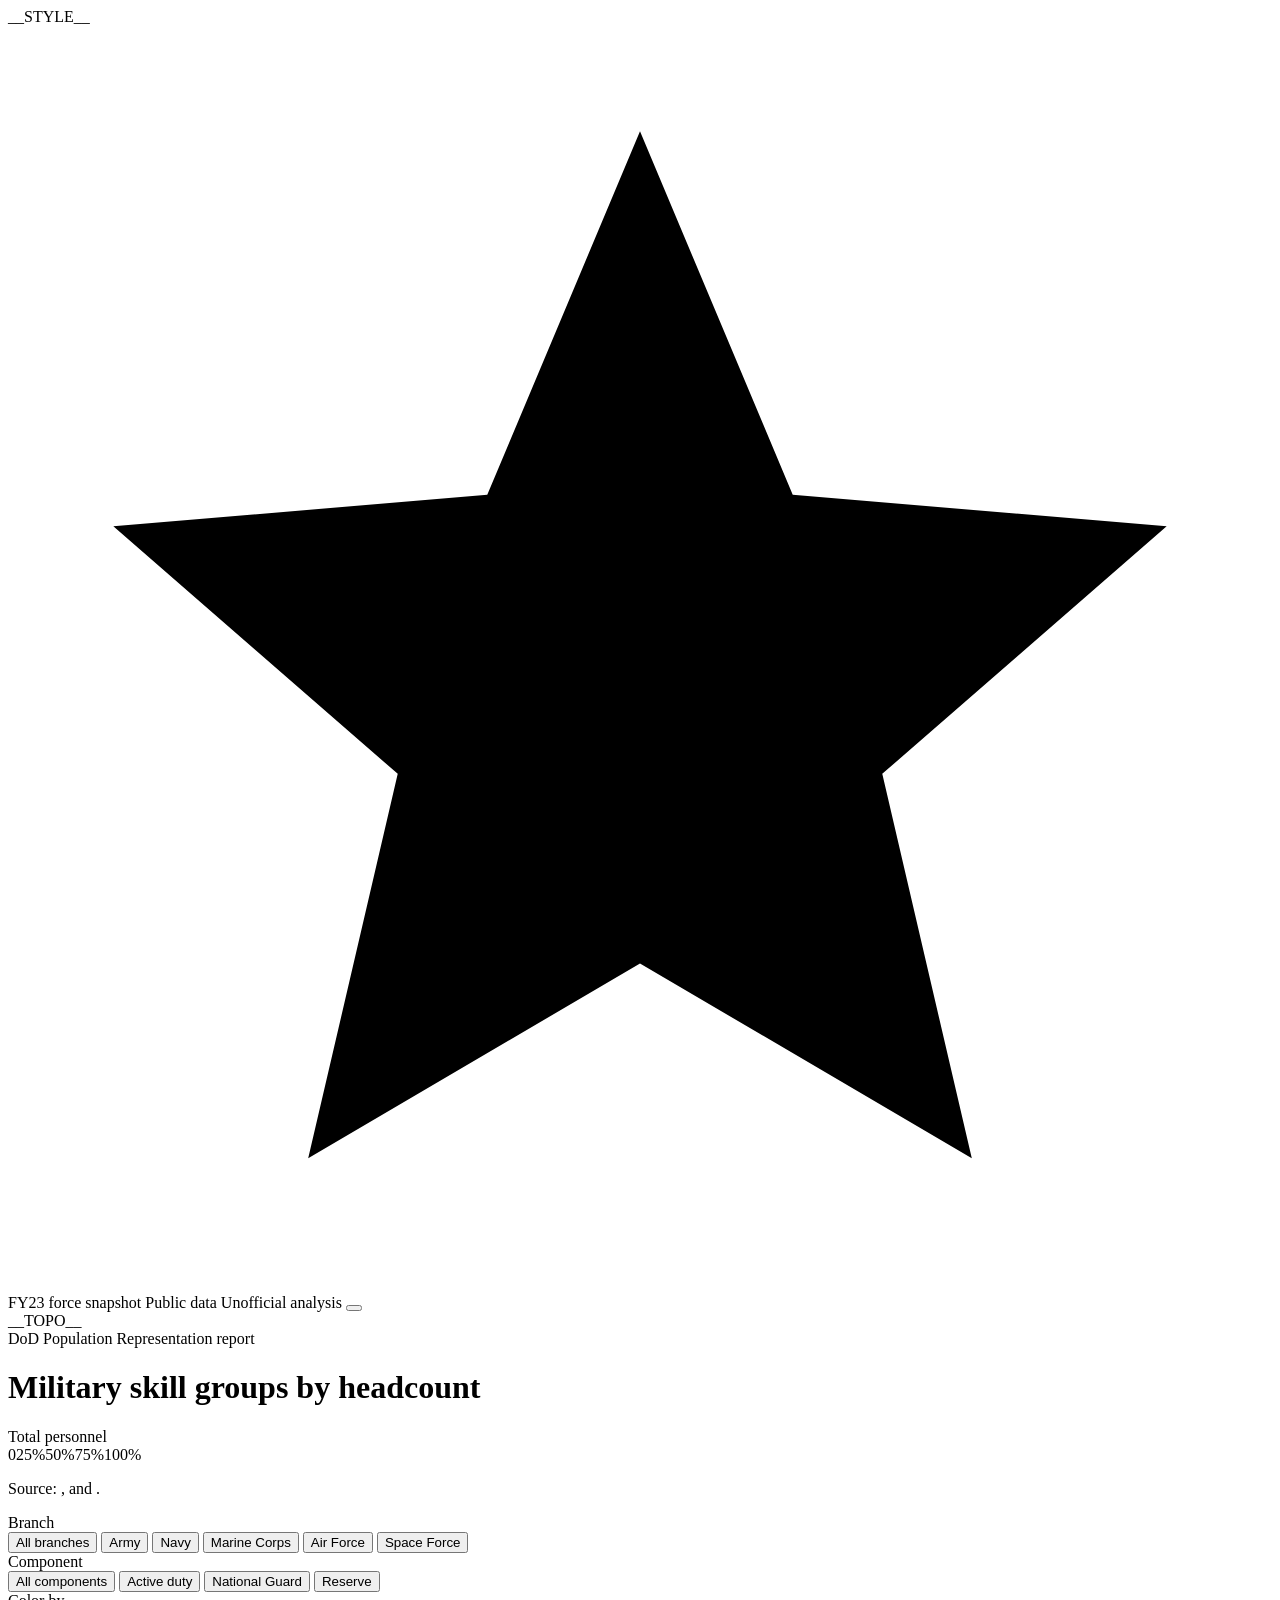
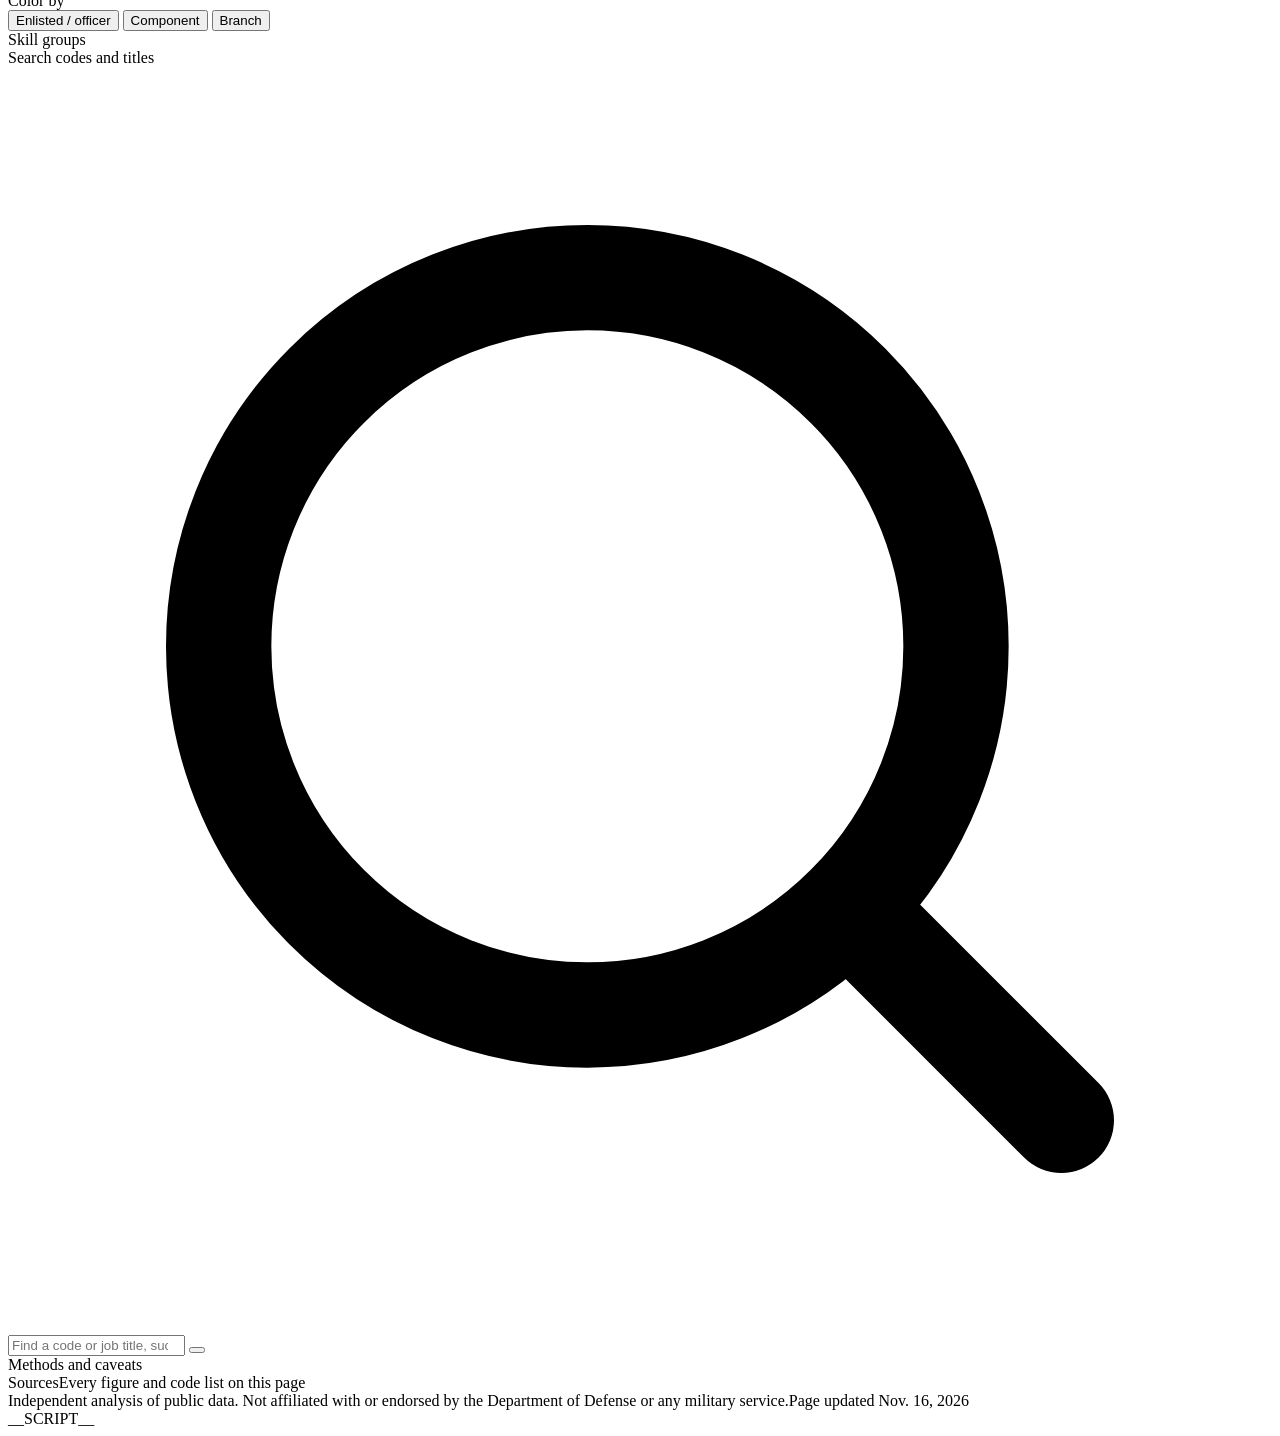
<file: src/index.tpl.html>
<!doctype html>
<html lang="en">
<head>
<meta charset="utf-8">
<meta name="viewport" content="width=device-width,initial-scale=1,viewport-fit=cover">
<title>Military Skill Groups</title>
<meta name="description" content="US military skill groups ranked by headcount, with job codes for every branch and a full paygrade breakdown. Built from the DoD FY23 Population Representation report.">
<meta name="theme-color" content="#1b2316">
<meta property="og:type" content="website">
<meta property="og:title" content="Military skill groups by headcount">
<meta property="og:description" content="Every enlisted and officer skill group in the US armed forces, ranked by people, with job codes for each branch and a full paygrade breakdown.">
<link rel="icon" href="data:image/svg+xml,%3Csvg xmlns='http://www.w3.org/2000/svg' viewBox='0 0 32 32'%3E%3Crect width='32' height='32' fill='%231b2316'/%3E%3Cpath fill='%23dcb457' d='M16 5l3.1 7.3 7.9.7-6 5.2 1.8 7.8L16 21.9 9.2 26l1.8-7.8-6-5.2 7.9-.7z'/%3E%3C/svg%3E">
<link rel="preconnect" href="https://fonts.googleapis.com">
<link rel="preconnect" href="https://fonts.gstatic.com" crossorigin>
<link rel="stylesheet" href="https://fonts.googleapis.com/css2?family=Barlow+Condensed:wght@500;600&family=Barlow:wght@400;500;600&family=IBM+Plex+Mono:wght@400;500&family=Saira+Stencil+One&display=swap">
__STYLE__
</head>
<body>
<div class="strip"><div class="wrap strip-in">
  <span class="st"><svg viewBox="0 0 24 24" aria-hidden="true"><path d="M12 2l2.9 6.9 7.1.6-5.4 4.7 1.7 7.3L12 17.8 5.7 21.5l1.7-7.3L2 9.5l7.1-.6z"/></svg>FY23 force snapshot</span>
  <span class="dim">Public data</span>
  <span class="dim">Unofficial analysis</span>
  <button class="tm" id="tm" type="button" aria-label="Switch between night and day display"></button>
</div></div>
<div class="wrap"><main class="page">
  <header class="hero">
    <i class="cb tl"></i><i class="cb tr"></i><i class="cb bl"></i><i class="cb br"></i>
    __TOPO__
    <div class="eyebrow">DoD Population Representation report</div>
    <h1>Military skill groups by headcount</h1>
    <p class="lede" id="lede"></p>
    <div class="total" aria-label="Totals">
      <div class="hl">Total personnel</div>
      <div class="hv" id="hv"></div>
      <div class="hs" id="hs"></div>
      <div class="sb" id="sb" role="img" aria-label="Headcount split by the selected color grouping"></div>
      <div class="scale" aria-hidden="true"><span>0</span><span>25%</span><span>50%</span><span>75%</span><span>100%</span></div>
      <div class="leg" id="leg"></div>
      <p class="hsrc">Source: <span data-src="pop"></span>, <span data-src="b"></span> and <span data-src="c"></span>.</p>
    </div>
  </header>
  <section class="ctl" aria-label="Filters">
    <div class="cr"><span class="cl">Branch</span>
      <div class="seg" id="bb">
        <button data-k="ALL">All branches</button>
        <button data-k="Army"><span class="dt"></span>Army</button>
        <button data-k="Navy"><span class="dt"></span>Navy</button>
        <button data-k="Marines"><span class="dt"></span>Marine Corps</button>
        <button data-k="AF"><span class="dt"></span>Air Force</button>
        <button data-k="SF"><span class="dt"></span>Space Force</button>
      </div></div>
    <div class="cr"><span class="cl">Component</span>
      <div class="seg" id="cb">
        <button data-k="ALL">All components</button>
        <button data-k="act"><span class="dt"></span>Active duty</button>
        <button data-k="grd"><span class="dt"></span>National Guard</button>
        <button data-k="res"><span class="dt"></span>Reserve</button>
      </div></div>
    <div class="cr"><span class="cl">Color by</span>
      <div class="seg" id="mb">
        <button data-k="rank">Enlisted / officer</button>
        <button data-k="comp">Component</button>
        <button data-k="branch">Branch</button>
      </div></div>
  </section>
  <section aria-label="Rank structure" id="gr"></section>
  <section aria-label="Skill groups">
    <div class="sh"><span class="shl">Skill groups</span><span class="rule"></span><span class="shs" id="gsrc"></span></div>
    <div class="tools">
      <label class="sbx"><span class="sr">Search codes and titles</span>
        <svg viewBox="0 0 24 24" fill="none" stroke="currentColor" stroke-width="2" stroke-linecap="round" stroke-linejoin="round" aria-hidden="true"><circle cx="11" cy="11" r="7"/><path d="M20 20l-3.5-3.5"/></svg>
        <input id="q" type="search" placeholder="Find a code or job title, such as 11B or welder" autocomplete="off"></label>
      <button class="ea" id="ea" type="button"></button>
    </div>
    <div class="list" id="rows"></div>
  </section>
  <section aria-label="Methods and caveats">
    <div class="sh"><span class="shl">Methods and caveats</span><span class="rule"></span></div>
    <div class="notes" id="notes"></div>
  </section>
  <section id="sources" aria-label="Sources">
    <div class="sh"><span class="shl">Sources</span><span class="rule"></span><span class="shs">Every figure and code list on this page</span></div>
    <div class="srcgrid" id="srcgrid"></div>
  </section>
  <footer class="foot"><span>Independent analysis of public data. Not affiliated with or endorsed by the Department of Defense or any military service.</span><span>Page updated Nov. 16, 2026</span></footer>
</main></div>
__SCRIPT__
</body>
</html>
</file>
